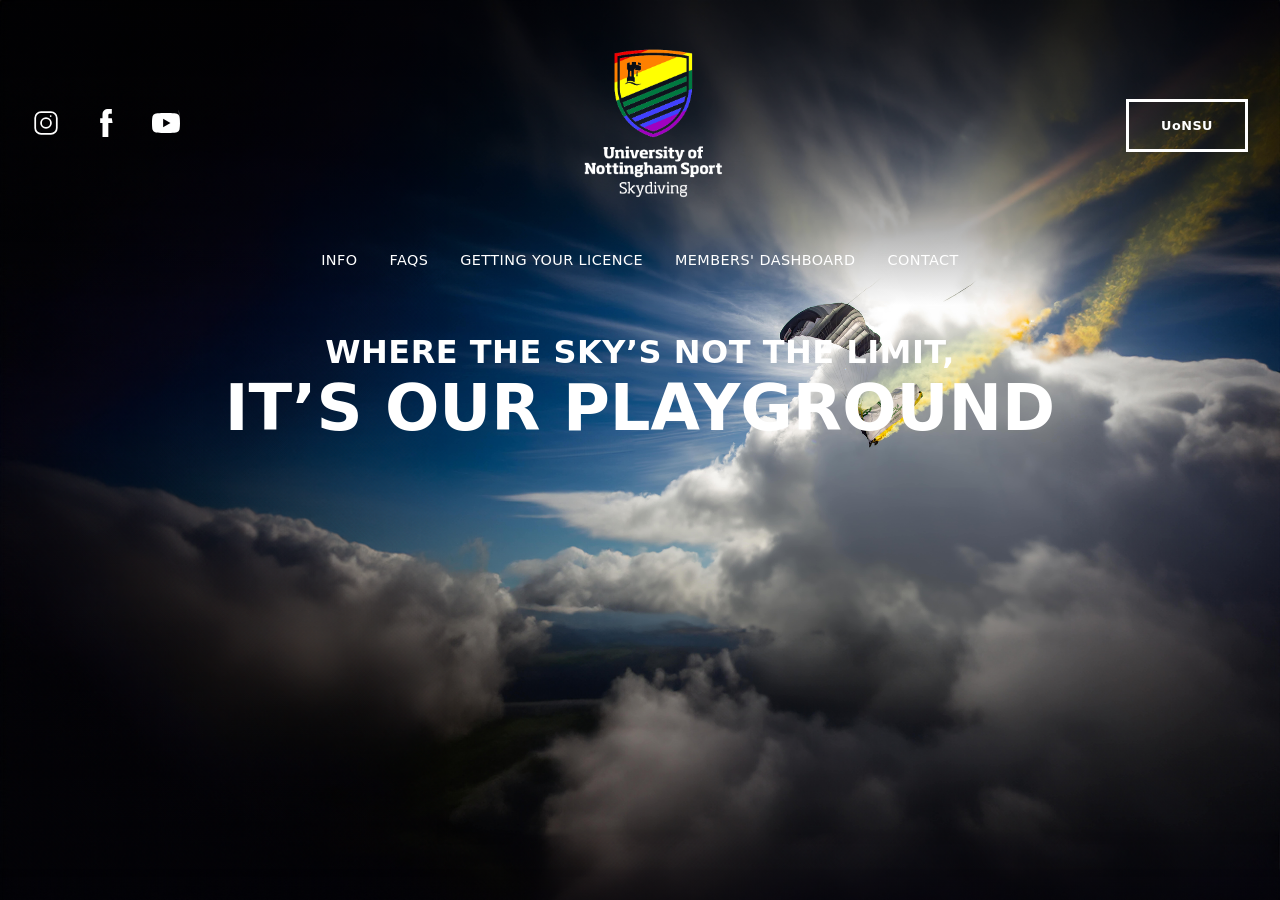
<file: index.html>
<!DOCTYPE html>
<html lang="en">
<head>
    <meta charset="UTF-8">
    <meta name="viewport" content="width=device-width, initial-scale=1.0">
    <title>UoN Skydiving Club</title>

    <link rel="stylesheet" href="style.css">
</head>
<body class="home-page">

    <!-- ================= HEADER ================= -->
    <header class="site-header">
        <div class="header-top">
            <div class="social">
                <a href="https://www.instagram.com/uonskydiving/" target="_blank" rel="noopener noreferrer" aria-label="Instagram">
                    <svg xmlns="http://www.w3.org/2000/svg" viewBox="0 0 24 24">
                        <path d="M7.75 2h8.5A5.75 5.75 0 0122 7.75v8.5A5.75 5.75 0 0116.25 22h-8.5A5.75 5.75 0 012 16.25v-8.5A5.75 5.75 0 017.75 2zm0 1.5A4.25 4.25 0 003.5 7.75v8.5A4.25 4.25 0 007.75 20.5h8.5a4.25 4.25 0 004.25-4.25v-8.5A4.25 4.25 0 0016.25 3.5h-8.5zm8.25 1.75a.75.75 0 110 1.5.75.75 0 010-1.5zM12 7a5 5 0 110 10 5 5 0 010-10zm0 1.5a3.5 3.5 0 100 7 3.5 3.5 0 000-7z"/>
                    </svg>
                </a>
                <a href="https://www.facebook.com/UoNSkydiving" target="_blank" rel="noopener noreferrer" aria-label="Facebook">
                    <svg xmlns="http://www.w3.org/2000/svg" viewBox="0 0 24 24">
                        <path d="M9 8H7v4h2v12h5V12h3.642L17 8h-3V5.672C14 4.474 14.265 4 15.179 4H17V0h-2.928C10.807 0 9 1.66 9 4.615V8z"/>
                    </svg>
                </a>
                <a href="https://www.youtube.com/@uonskydiving1700" target="_blank" rel="noopener noreferrer" aria-label="YouTube">
                    <svg xmlns="http://www.w3.org/2000/svg" viewBox="0 0 24 24">
                        <path d="M23.498 6.186a2.997 2.997 0 00-2.11-2.12C19.645 3.444 12 3.444 12 3.444s-7.644 0-9.388.622a2.997 2.997 0 00-2.11 2.12C0 7.932 0 12 0 12s0 4.069.502 5.814a2.997 2.997 0 002.11 2.12c1.744.622 9.388.622 9.388.622s7.645 0 9.389-.622a2.997 2.997 0 002.11-2.12C24 16.068 24 12 24 12s0-4.068-.502-5.814-.502-5.814-.502-5.814zM9.545 15.568V8.432L15.818 12l-6.273 3.568z"/>
                    </svg>
                </a>
            </div>

            <a href="index.html">
                <img src="Images/header_logo.png"
                     alt="University of Nottingham Sport – Skydiving"
                     class="logo">
            </a>

            <a href="https://su.nottingham.ac.uk/activities/view/skydive" target="_blank" rel="noopener noreferrer" class="btn-su">UoNSU</a>
        </div>

        <nav class="main-nav">
            <ul>
                <li><a href="info.html">INFO</a></li>
                <li><a href="faqs.html">FAQS</a></li>
                <li><a href="getting-your-licence.html">GETTING YOUR LICENCE</a></li>
                <li><a href="members-dashboard.html">MEMBERS' DASHBOARD</a></li>
                <li><a href="contact-us.html">CONTACT</a></li>
            </ul>
        </nav>
    </header>

    <!-- ================= MAIN / HERO ================= -->
    <main>
        <section class="hero section">
            <div class="container">
                <h2 class="tagline small-tag">WHERE THE SKY’S NOT THE LIMIT,</h2>
                <h1 class="tagline big-tag">IT’S OUR PLAYGROUND</h1>
            </div>
        </section>
    </main>

</body>
</html>
</file>
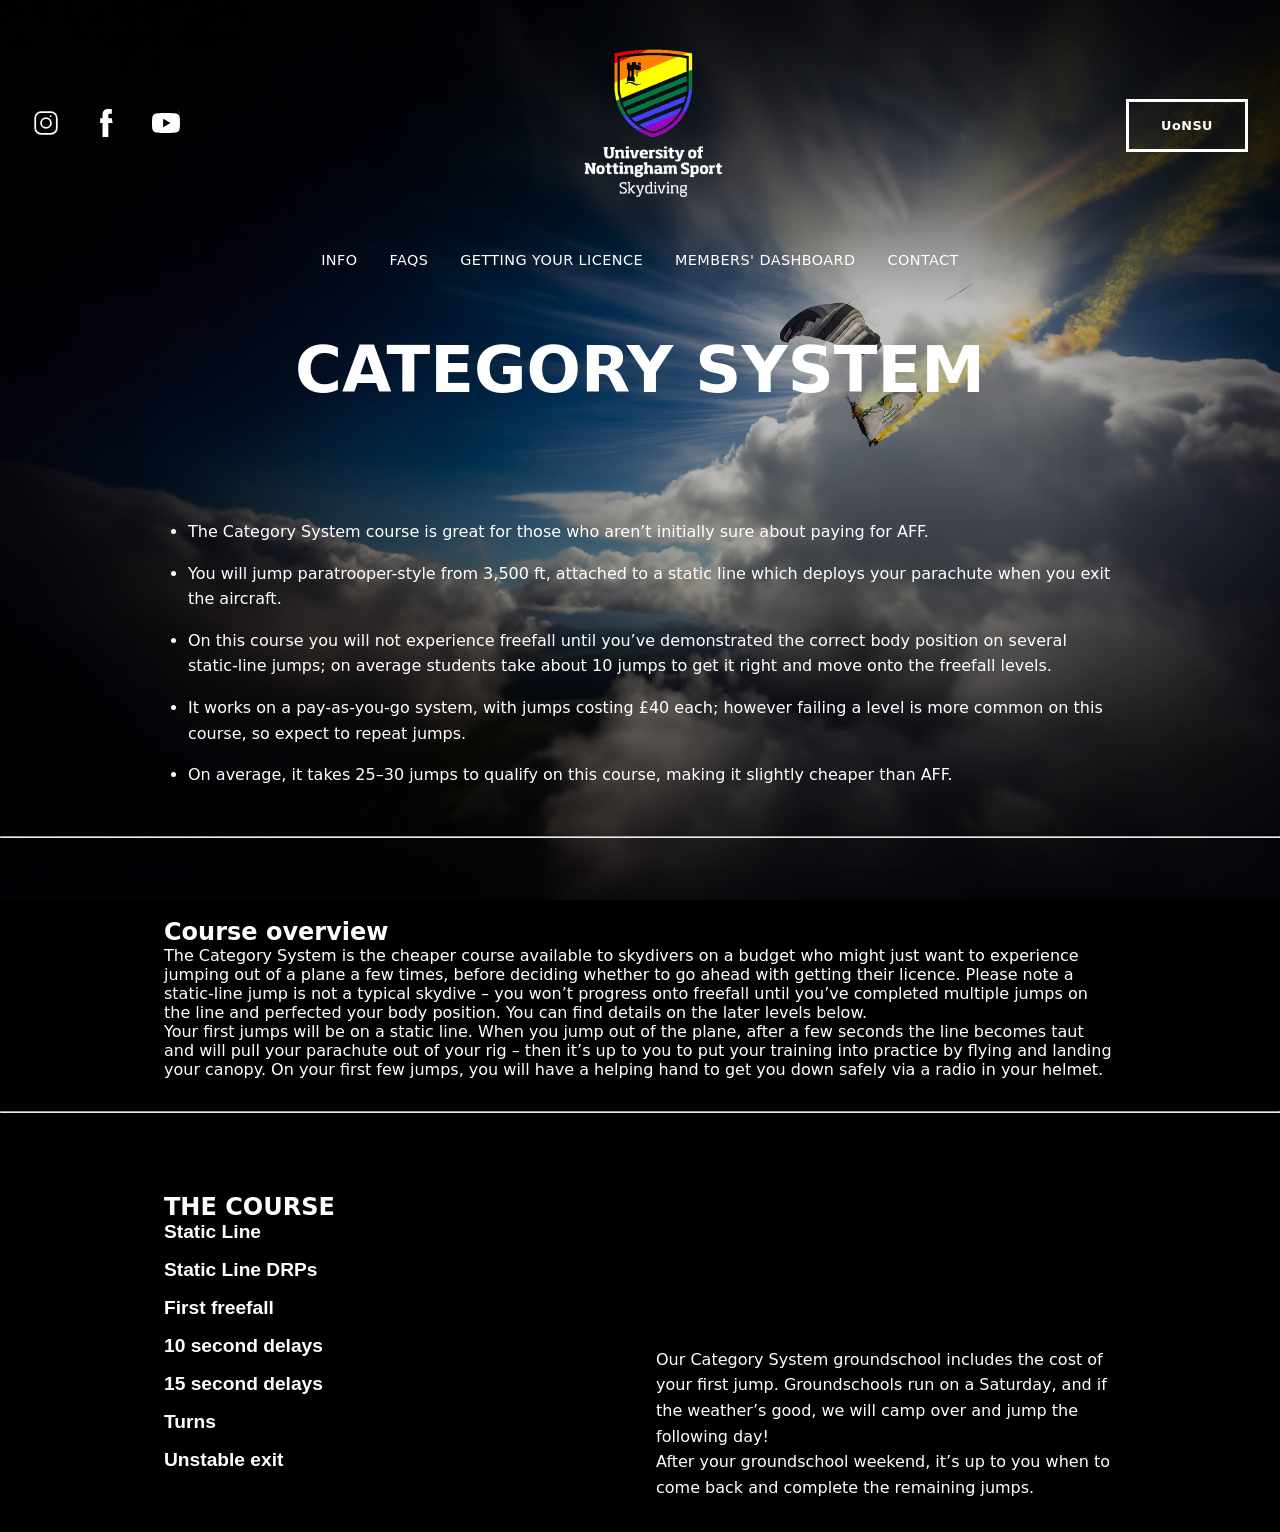
<file: category-system.html>
<!DOCTYPE html>
<html lang="en">
<head>
    <meta charset="UTF-8">
    <meta name="viewport" content="width=device-width, initial-scale=1.0">
    <title>Page Title</title>
    <link rel="stylesheet" href="style.css">
</head>
<body class="soho-font">

    <!-- ================= HEADER ================= -->
    <header class="site-header">
        <div class="header-top">
            <div class="social">
                <a href="https://www.instagram.com/uonskydiving/" target="_blank" rel="noopener noreferrer" aria-label="Instagram">
                    <svg xmlns="http://www.w3.org/2000/svg" viewBox="0 0 24 24">
                        <path d="M7.75 2h8.5A5.75 5.75 0 0122 7.75v8.5A5.75 5.75 0 0116.25 22h-8.5A5.75 5.75 0 012 16.25v-8.5A5.75 5.75 0 017.75 2zm0 1.5A4.25 4.25 0 003.5 7.75v8.5A4.25 4.25 0 007.75 20.5h8.5a4.25 4.25 0 004.25-4.25v-8.5A4.25 4.25 0 0016.25 3.5h-8.5zm8.25 1.75a.75.75 0 110 1.5.75.75 0 010-1.5zM12 7a5 5 0 110 10 5 5 0 010-10zm0 1.5a3.5 3.5 0 100 7 3.5 3.5 0 000-7z"/>
                    </svg>
                </a>
                <a href="https://www.facebook.com/UoNSkydiving" target="_blank" rel="noopener noreferrer" aria-label="Facebook">
                    <svg xmlns="http://www.w3.org/2000/svg" viewBox="0 0 24 24">
                        <path d="M9 8H7v4h2v12h5V12h3.642L17 8h-3V5.672C14 4.474 14.265 4 15.179 4H17V0h-2.928C10.807 0 9 1.66 9 4.615V8z"/>
                    </svg>
                </a>
                <a href="https://www.youtube.com/@uonskydiving1700" target="_blank" rel="noopener noreferrer" aria-label="YouTube">
                    <svg xmlns="http://www.w3.org/2000/svg" viewBox="0 0 24 24">
                        <path d="M23.498 6.186a2.997 2.997 0 00-2.11-2.12C19.645 3.444 12 3.444 12 3.444s-7.644 0-9.388.622a2.997 2.997 0 00-2.11 2.12C0 7.932 0 12 0 12s0 4.069.502 5.814a2.997 2.997 0 002.11 2.12c1.744.622 9.388.622 9.388.622s7.645 0 9.389-.622a2.997 2.997 0 002.11-2.12C24 16.068 24 12 24 12s0-4.068-.502-5.814-.502-5.814-.502-5.814zM9.545 15.568V8.432L15.818 12l-6.273 3.568z"/>
                    </svg>
                </a>
            </div>

            <a href="index.html">
                <img src="Images/header_logo.png" alt="University of Nottingham Sport – Skydiving" class="logo">
            </a>

            <a href="https://su.nottingham.ac.uk/activities/view/skydive" target="_blank" rel="noopener noreferrer" class="btn-su">UoNSU</a>
        </div>

        <nav class="main-nav">
            <ul>
                <li><a href="info.html">INFO</a></li>
                <li><a href="faqs.html">FAQS</a></li>
                <li><a href="getting-your-licence.html">GETTING YOUR LICENCE</a></li>
                <li><a href="members-dashboard.html">MEMBERS' DASHBOARD</a></li>
                <li><a href="contact-us.html">CONTACT</a></li>
            </ul>
        </nav>
    </header>

    <!-- ================= MAIN CONTENT ================= -->
    <main>
        <section class="hero section">
            <div class="container">
                <h1 class="tagline big-tag">Category System</h1>
            </div>
        </section>

        <section class="intro-summary section container">
            <ul class="intro-list">
                <li>The Category System course is great for those who aren’t initially sure about paying for AFF.</li>
                <li>You will jump paratrooper-style from 3,500 ft, attached to a static line which deploys your parachute when you exit the aircraft.</li>
                <li>On this course you will not experience freefall until you’ve demonstrated the correct body position on several static-line jumps; on average students take about 10 jumps to get it right and move onto the freefall levels.</li>
                <li>It works on a pay-as-you-go system, with jumps costing £40 each; however failing a level is more common on this course, so expect to repeat jumps.</li>
                <li>On average, it takes 25–30 jumps to qualify on this course, making it slightly cheaper than AFF.</li>
            </ul>
        </section>

        <hr class="divider" />

        <section class="content-section course-overview section container">
            <h2>Course overview</h2>
            <p>The Category System is the cheaper course available to skydivers on a budget who might just want to experience jumping out of a plane a few times, before deciding whether to go ahead with getting their licence. Please note a static-line jump is not a typical skydive – you won’t progress onto freefall until you’ve completed multiple jumps on the line and perfected your body position. You can find details on the later levels below.</p>
            <p>Your first jumps will be on a static line. When you jump out of the plane, after a few seconds the line becomes taut and will pull your parachute out of your rig – then it’s up to you to put your training into practice by flying and landing your canopy. On your first few jumps, you will have a helping hand to get you down safely via a radio in your helmet.</p>
        </section>

        <hr class="divider" />

        <section class="content-section course-section section container">
            <div class="course-container">
                <div class="course-left">
                    <h2 class="section-title course-title">THE COURSE</h2>
                    <div class="accordion">
                        <details>
                            <summary>Static Line</summary>
                            <p>Details coming soon.</p>
                        </details>
                        <details>
                            <summary>Static Line DRPs</summary>
                            <p>Details coming soon.</p>
                        </details>
                        <details>
                            <summary>First freefall</summary>
                            <p>Details coming soon.</p>
                        </details>
                        <details>
                            <summary>10 second delays</summary>
                            <p>Details coming soon.</p>
                        </details>
                        <details>
                            <summary>15 second delays</summary>
                            <p>Details coming soon.</p>
                        </details>
                        <details>
                            <summary>Turns</summary>
                            <p>Details coming soon.</p>
                        </details>
                        <details>
                            <summary>Unstable exit</summary>
                            <p>Details coming soon.</p>
                        </details>
                    </div>
                </div>
                <div class="course-right">
                    <div class="video-container">
                        <iframe src="https://www.youtube.com/embed/VIDEO_ID" title="UoN Skydiving 2022 RAPS Trailer" frameborder="0" allowfullscreen></iframe>
                    </div>
                    <div class="course-copy">
                        <p>Our Category System groundschool includes the cost of your first jump. Groundschools run on a Saturday, and if the weather’s good, we will camp over and jump the following day!</p>
                        <p>After your groundschool weekend, it’s up to you when to come back and complete the remaining jumps.</p>
                    </div>
                </div>
            </div>
        </section>
    </main>

</body>
</html>
</file>
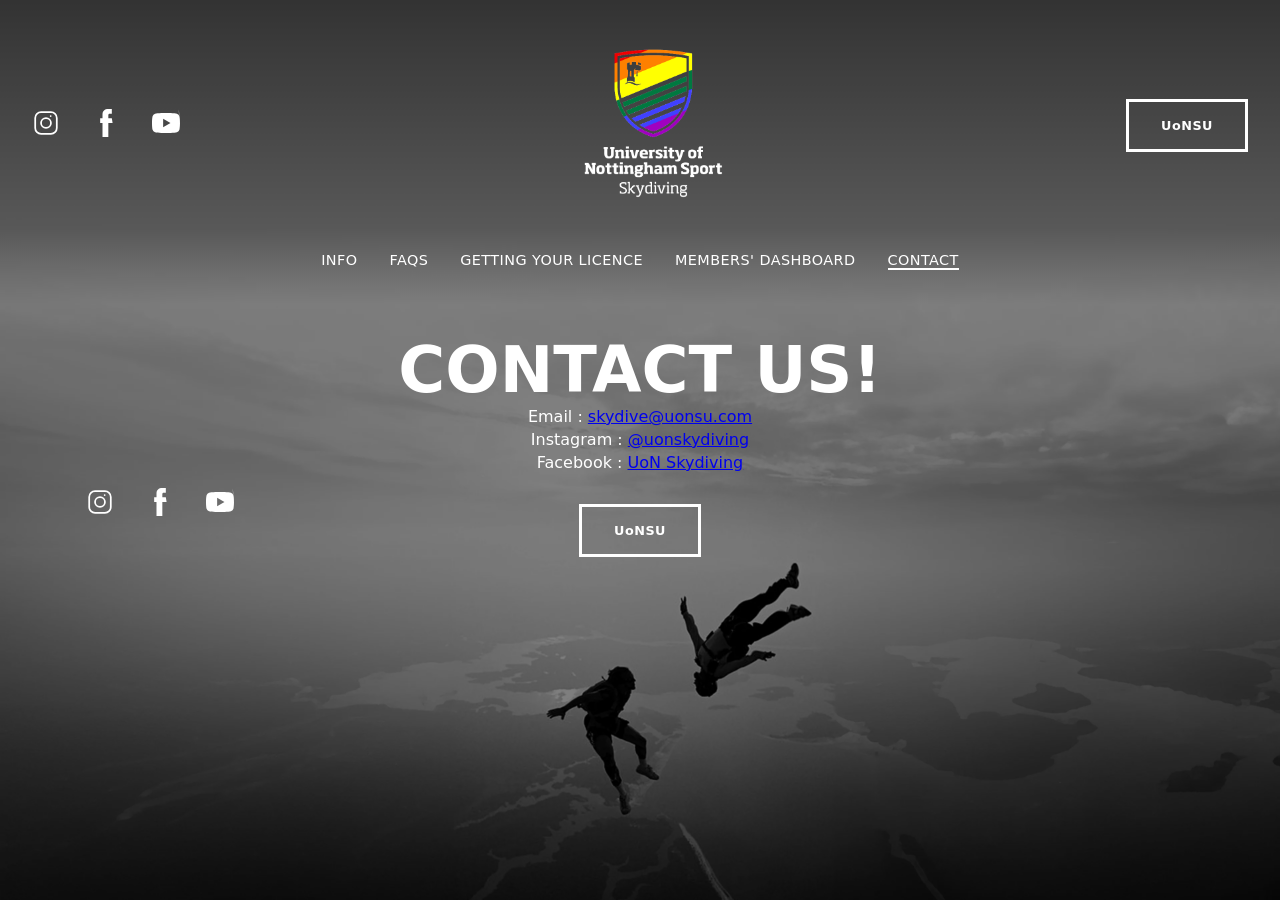
<file: contact-us.html>
<!DOCTYPE html>
<html lang="en">
<head>
    <meta charset="UTF-8">
    <meta name="viewport" content="width=device-width, initial-scale=1.0">
    <title>Contact Us</title>
    <link rel="stylesheet" href="style.css">
</head>
<body class="soho-font contact-page">

    <!-- ================= HEADER ================= -->
    <header class="site-header">
        <div class="header-top">
            <div class="social">
                <a href="https://www.instagram.com/uonskydiving/" target="_blank" rel="noopener noreferrer" aria-label="Instagram">
                    <svg xmlns="http://www.w3.org/2000/svg" viewBox="0 0 24 24">
                        <path d="M7.75 2h8.5A5.75 5.75 0 0122 7.75v8.5A5.75 5.75 0 0116.25 22h-8.5A5.75 5.75 0 012 16.25v-8.5A5.75 5.75 0 017.75 2zm0 1.5A4.25 4.25 0 003.5 7.75v8.5A4.25 4.25 0 007.75 20.5h8.5a4.25 4.25 0 004.25-4.25v-8.5A4.25 4.25 0 0016.25 3.5h-8.5zm8.25 1.75a.75.75 0 110 1.5.75.75 0 010-1.5zM12 7a5 5 0 110 10 5 5 0 010-10zm0 1.5a3.5 3.5 0 100 7 3.5 3.5 0 000-7z"/>
                    </svg>
                </a>
                <a href="https://www.facebook.com/UoNSkydiving" target="_blank" rel="noopener noreferrer" aria-label="Facebook">
                    <svg xmlns="http://www.w3.org/2000/svg" viewBox="0 0 24 24">
                        <path d="M9 8H7v4h2v12h5V12h3.642L17 8h-3V5.672C14 4.474 14.265 4 15.179 4H17V0h-2.928C10.807 0 9 1.66 9 4.615V8z"/>
                    </svg>
                </a>
                <a href="https://www.youtube.com/@uonskydiving1700" target="_blank" rel="noopener noreferrer" aria-label="YouTube">
                    <svg xmlns="http://www.w3.org/2000/svg" viewBox="0 0 24 24">
                        <path d="M23.498 6.186a2.997 2.997 0 00-2.11-2.12C19.645 3.444 12 3.444 12 3.444s-7.644 0-9.388.622a2.997 2.997 0 00-2.11 2.12C0 7.932 0 12 0 12s0 4.069.502 5.814a2.997 2.997 0 002.11 2.12c1.744.622 9.388.622 9.388.622s7.645 0 9.389-.622a2.997 2.997 0 002.11-2.12C24 16.068 24 12 24 12s0-4.068-.502-5.814-.502-5.814-.502-5.814zM9.545 15.568V8.432L15.818 12l-6.273 3.568z"/>
                    </svg>
                </a>
            </div>

            <a href="index.html">
                <img src="Images/header_logo.png" alt="University of Nottingham Sport – Skydiving" class="logo">
            </a>

            <a href="https://su.nottingham.ac.uk/activities/view/skydive" target="_blank" rel="noopener noreferrer" class="btn-su">UoNSU</a>
        </div>

        <nav class="main-nav">
            <ul>
                <li><a href="info.html">INFO</a></li>
                <li><a href="faqs.html">FAQS</a></li>
                <li><a href="getting-your-licence.html">GETTING YOUR LICENCE</a></li>
                <li><a href="members-dashboard.html">MEMBERS' DASHBOARD</a></li>
                <li><a href="contact-us.html" class="active">CONTACT</a></li>
            </ul>
        </nav>
    </header>

    <!-- ================= MAIN CONTENT ================= -->
    <main>
        <section class="hero contact-hero section">
            <div class="container">
                <h1 class="tagline big-tag">Contact us!</h1>
                <div class="contact-details">
                    <p>Email : <a href="mailto:skydive@uonsu.com">skydive@uonsu.com</a></p>
                    <p>Instagram : <a href="https://www.instagram.com/uonskydiving/" target="_blank" rel="noopener noreferrer">@uonskydiving</a></p>
                    <p>Facebook : <a href="https://www.facebook.com/UoNSkydiving" target="_blank" rel="noopener noreferrer">UoN Skydiving</a></p>
                </div>
                <div class="social contact-social">
                    <a href="https://www.instagram.com/uonskydiving/" target="_blank" rel="noopener noreferrer" aria-label="Instagram">
                        <svg xmlns="http://www.w3.org/2000/svg" viewBox="0 0 24 24">
                            <path d="M7.75 2h8.5A5.75 5.75 0 0122 7.75v8.5A5.75 5.75 0 0116.25 22h-8.5A5.75 5.75 0 012 16.25v-8.5A5.75 5.75 0 017.75 2zm0 1.5A4.25 4.25 0 003.5 7.75v8.5A4.25 4.25 0 007.75 20.5h8.5a4.25 4.25 0 004.25-4.25v-8.5A4.25 4.25 0 0016.25 3.5h-8.5zm8.25 1.75a.75.75 0 110 1.5.75.75 0 010-1.5zM12 7a5 5 0 110 10 5 5 0 010-10zm0 1.5a3.5 3.5 0 100 7 3.5 3.5 0 000-7z"/>
                        </svg>
                    </a>
                    <a href="https://www.facebook.com/UoNSkydiving" target="_blank" rel="noopener noreferrer" aria-label="Facebook">
                        <svg xmlns="http://www.w3.org/2000/svg" viewBox="0 0 24 24">
                            <path d="M9 8H7v4h2v12h5V12h3.642L17 8h-3V5.672C14 4.474 14.265 4 15.179 4H17V0h-2.928C10.807 0 9 1.66 9 4.615V8z"/>
                        </svg>
                    </a>
                    <a href="https://www.youtube.com/@uonskydiving1700" target="_blank" rel="noopener noreferrer" aria-label="YouTube">
                        <svg xmlns="http://www.w3.org/2000/svg" viewBox="0 0 24 24">
                            <path d="M23.498 6.186a2.997 2.997 0 00-2.11-2.12C19.645 3.444 12 3.444 12 3.444s-7.644 0-9.388.622a2.997 2.997 0 00-2.11 2.12C0 7.932 0 12 0 12s0 4.069.502 5.814a2.997 2.997 0 002.11 2.12c1.744.622 9.388.622 9.388.622s7.645 0 9.389-.622a2.997 2.997 0 002.11-2.12C24 16.068 24 12 24 12s0-4.068-.502-5.814-.502-5.814-.502-5.814zM9.545 15.568V8.432L15.818 12l-6.273 3.568z"/>
                        </svg>
                    </a>
                </div>
                <a href="https://su.nottingham.ac.uk/activities/view/skydive" target="_blank" rel="noopener noreferrer" class="btn-su contact-btn">UoNSU</a>
            </div>
        </section>
    </main>

</body>
</html>
</file>
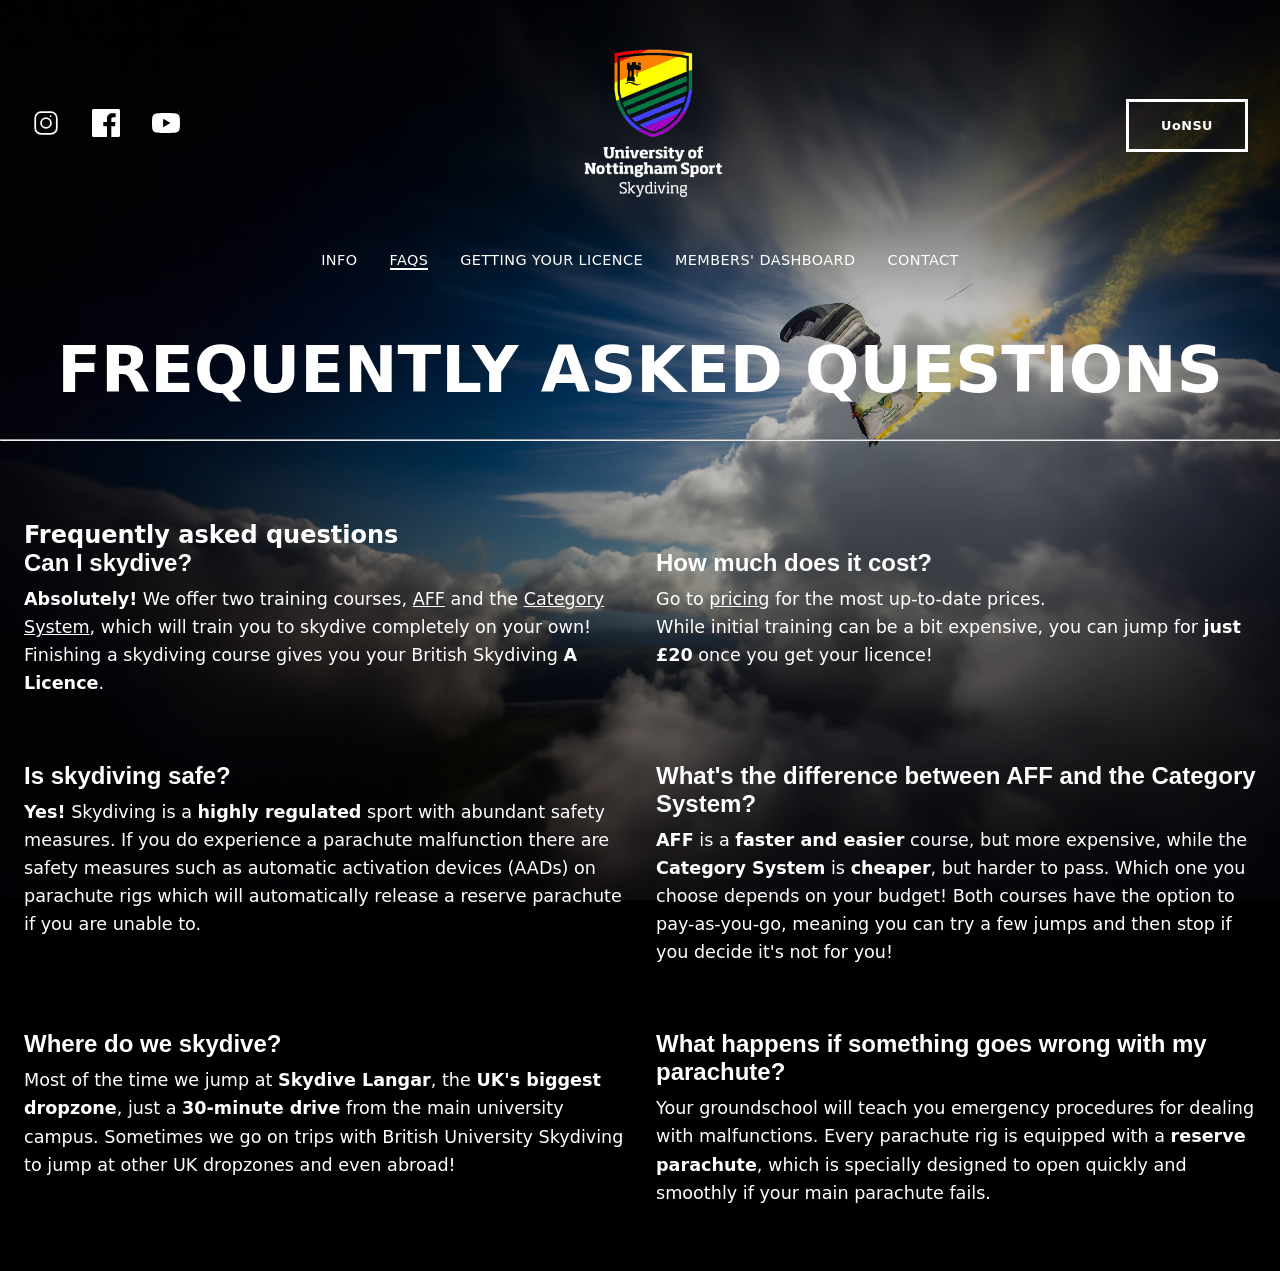
<file: faq.html>
<!DOCTYPE html>
<html lang="en">
<head>
    <meta charset="UTF-8">
    <meta name="viewport" content="width=device-width, initial-scale=1.0">
    <title>Frequently asked questions – UoN Skydiving Club</title>
    <link rel="stylesheet" href="style.css">
</head>
<body>

    <!-- ================= HEADER ================= -->
    <header class="site-header">
        <div class="header-top">
            <div class="social">
                <a href="https://www.instagram.com/uonskydiving/" target="_blank" rel="noopener noreferrer" aria-label="Instagram">
                    <svg xmlns="http://www.w3.org/2000/svg" viewBox="0 0 24 24">
                        <path d="M7.75 2h8.5A5.75 5.75 0 0122 7.75v8.5A5.75 5.75 0 0116.25 22h-8.5A5.75 5.75 0 012 16.25v-8.5A5.75 5.75 0 017.75 2zm0 1.5A4.25 4.25 0 003.5 7.75v8.5A4.25 4.25 0 007.75 20.5h8.5a4.25 4.25 0 004.25-4.25v-8.5A4.25 4.25 0 0016.25 3.5h-8.5zm8.25 1.75a.75.75 0 110 1.5.75.75 0 010-1.5zM12 7a5 5 0 110 10 5 5 0 010-10zm0 1.5a3.5 3.5 0 100 7 3.5 3.5 0 000-7z"/>
                    </svg>
                </a>
                <a href="https://www.facebook.com/UoNSkydiving" target="_blank" rel="noopener noreferrer" aria-label="Facebook">
                    <svg xmlns="http://www.w3.org/2000/svg" viewBox="0 0 24 24">
                        <path d="M22.675 0h-21.35C.596 0 0 .6 0 1.337v21.326C0 23.4.596 24 1.325 24h11.496v-9.294H9.692v-3.622h3.129V8.413c0-3.1 1.894-4.788 4.659-4.788 1.325 0 2.464.098 2.794.142v3.24l-1.918.001c-1.504 0-1.797.715-1.797 1.763v2.312h3.587l-.467 3.622H16.56V24h6.115c.729 0 1.325-.6 1.325-1.337V1.337C24 .6 23.404 0 22.675 0z"/>
                    </svg>
                </a>
                <a href="https://www.youtube.com/@uonskydiving1700" target="_blank" rel="noopener noreferrer" aria-label="YouTube">
                    <svg xmlns="http://www.w3.org/2000/svg" viewBox="0 0 24 24">
                        <path d="M23.498 6.186a2.997 2.997 0 00-2.11-2.12C19.645 3.444 12 3.444 12 3.444s-7.644 0-9.388.622a2.997 2.997 0 00-2.11 2.12C0 7.932 0 12 0 12s0 4.069.502 5.814a2.997 2.997 0 002.11 2.12c1.744.622 9.388.622 9.388.622s7.645 0 9.389-.622a2.997 2.997 0 002.11-2.12C24 16.068 24 12 24 12s0-4.068-.502-5.814-.502-5.814-.502-5.814zM9.545 15.568V8.432L15.818 12l-6.273 3.568z"/>
                    </svg>
                </a>
            </div>

            <a href="index.html">
                <img src="Images/header_logo.png" alt="University of Nottingham Sport – Skydiving" class="logo">
            </a>

            <a href="https://su.nottingham.ac.uk/activities/view/skydive" target="_blank" rel="noopener noreferrer" class="btn-su">UoNSU</a>
        </div>

        <nav class="main-nav">
            <ul>
                <li><a href="info.html">INFO</a></li>
                <li><a href="faq.html" class="active">FAQS</a></li>
                <li><a href="licence.html">GETTING YOUR LICENCE</a></li>
                <li><a href="dashboard.html">MEMBERS' DASHBOARD</a></li>
                <li><a href="contact.html">CONTACT</a></li>
            </ul>
        </nav>
    </header>

    <!-- ================= MAIN CONTENT ================= -->
    <main>
        <section class="hero faq-hero">
            <h1 class="tagline big-tag">Frequently asked questions</h1>
        </section>

        <hr class="divider" />

        <section class="faq-section">
          <h1>Frequently asked questions</h1>

          <div class="faq-container">
            <div class="faq-item">
              <h2>Can I skydive?</h2>
              <p><strong>Absolutely!</strong> We offer two training courses, <a href="aff-link.html">AFF</a> and the <a href="category-system-link.html">Category System</a>, which will train you to skydive completely on your own! Finishing a skydiving course gives you your British Skydiving <strong>A Licence</strong>.</p>
            </div>

            <div class="faq-item">
              <h2>How much does it cost?</h2>
              <p>Go to <a href="pricing.html">pricing</a> for the most up-to-date prices.<br>While initial training can be a bit expensive, you can jump for <strong>just £20</strong> once you get your licence!</p>
            </div>

            <div class="faq-item">
              <h2>Is skydiving safe?</h2>
              <p><strong>Yes!</strong> Skydiving is a <strong>highly regulated</strong> sport with abundant safety measures. If you do experience a parachute malfunction there are safety measures such as automatic activation devices (AADs) on parachute rigs which will automatically release a reserve parachute if you are unable to.</p>
            </div>

            <div class="faq-item">
              <h2>What's the difference between AFF and the Category System?</h2>
              <p><strong>AFF</strong> is a <strong>faster and easier</strong> course, but more expensive, while the <strong>Category System</strong> is <strong>cheaper</strong>, but harder to pass. Which one you choose depends on your budget! Both courses have the option to pay-as-you-go, meaning you can try a few jumps and then stop if you decide it's not for you!</p>
            </div>

            <div class="faq-item">
              <h2>Where do we skydive?</h2>
              <p>Most of the time we jump at <strong>Skydive Langar</strong>, the <strong>UK's biggest dropzone</strong>, just a <strong>30-minute drive</strong> from the main university campus. Sometimes we go on trips with British University Skydiving to jump at other UK dropzones and even abroad!</p>
            </div>

            <div class="faq-item">
              <h2>What happens if something goes wrong with my parachute?</h2>
              <p>Your groundschool will teach you emergency procedures for dealing with malfunctions. Every parachute rig is equipped with a <strong>reserve parachute</strong>, which is specially designed to open quickly and smoothly if your main parachute fails.</p>
            </div>
          </div>

          <!-- Continue adding the remaining 12 FAQ questions in the same two-column structure -->
        </section>
    </main>

</body>
</html>
</file>
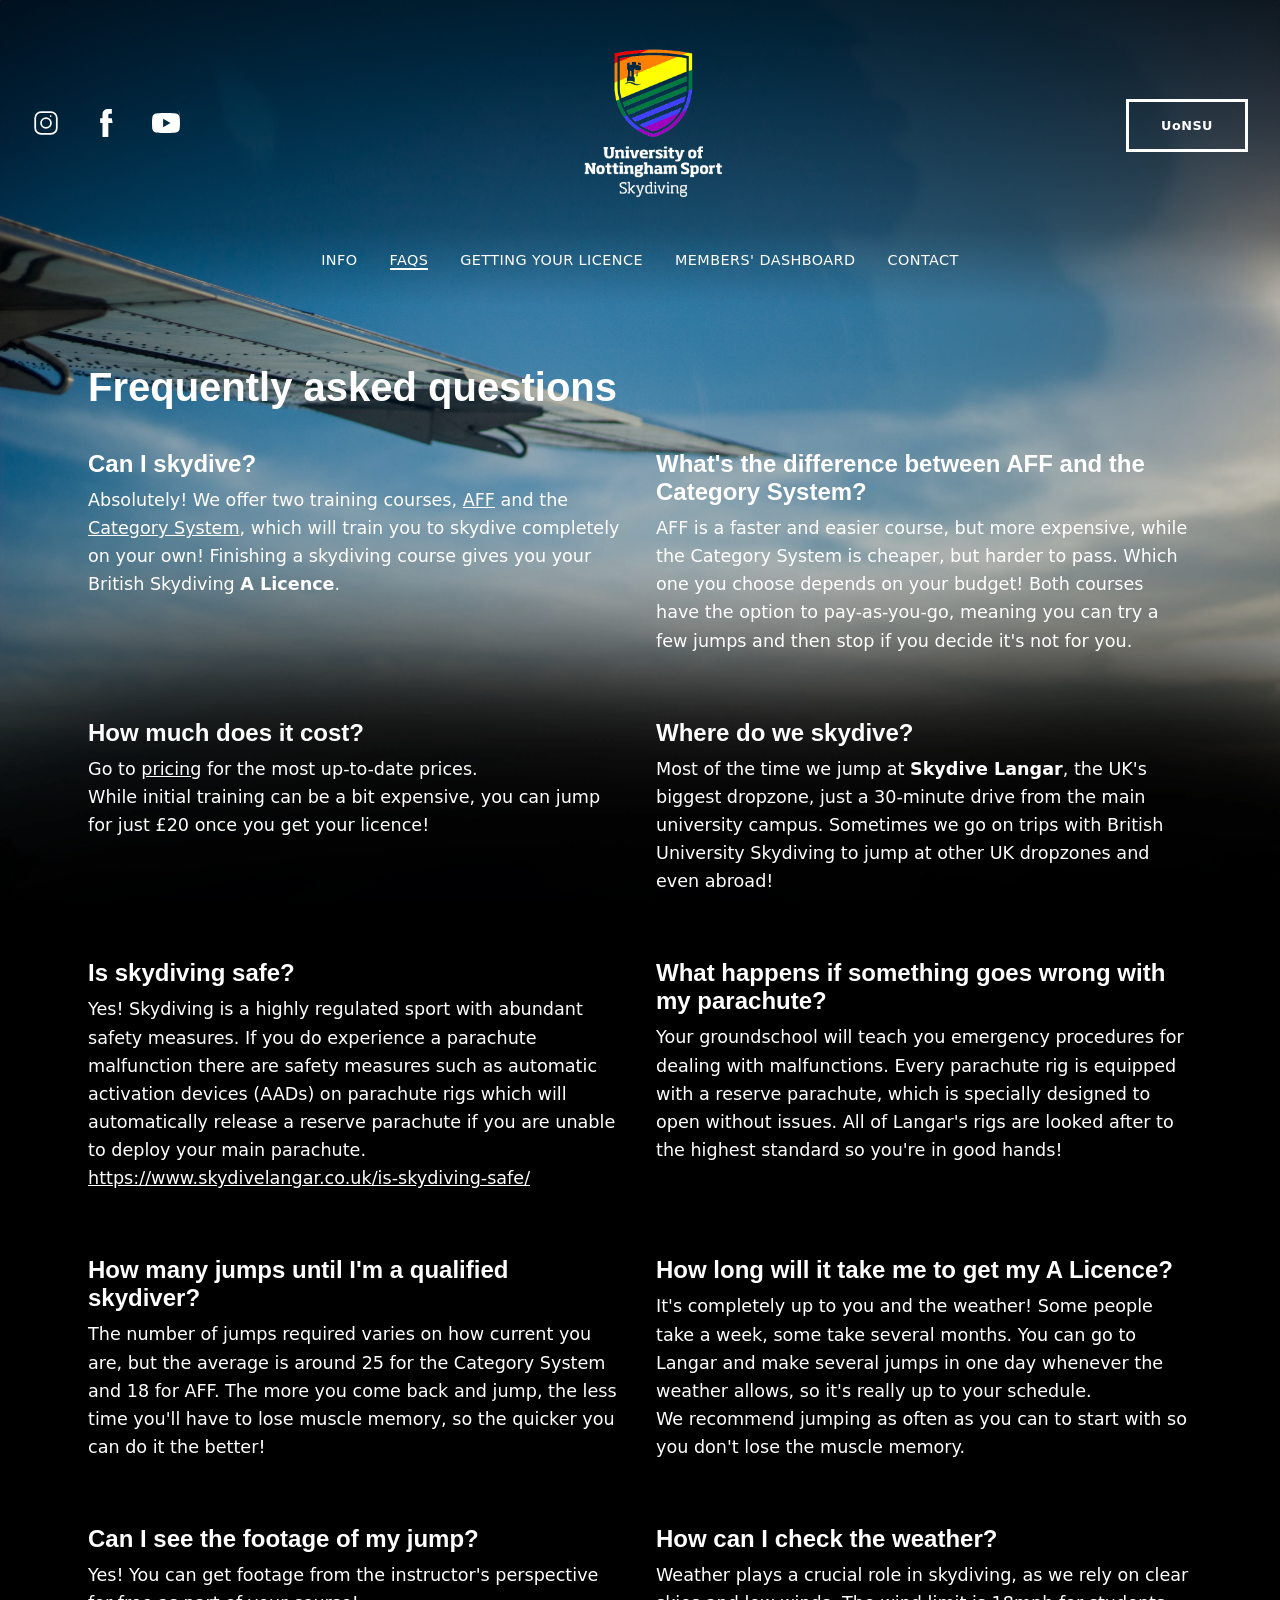
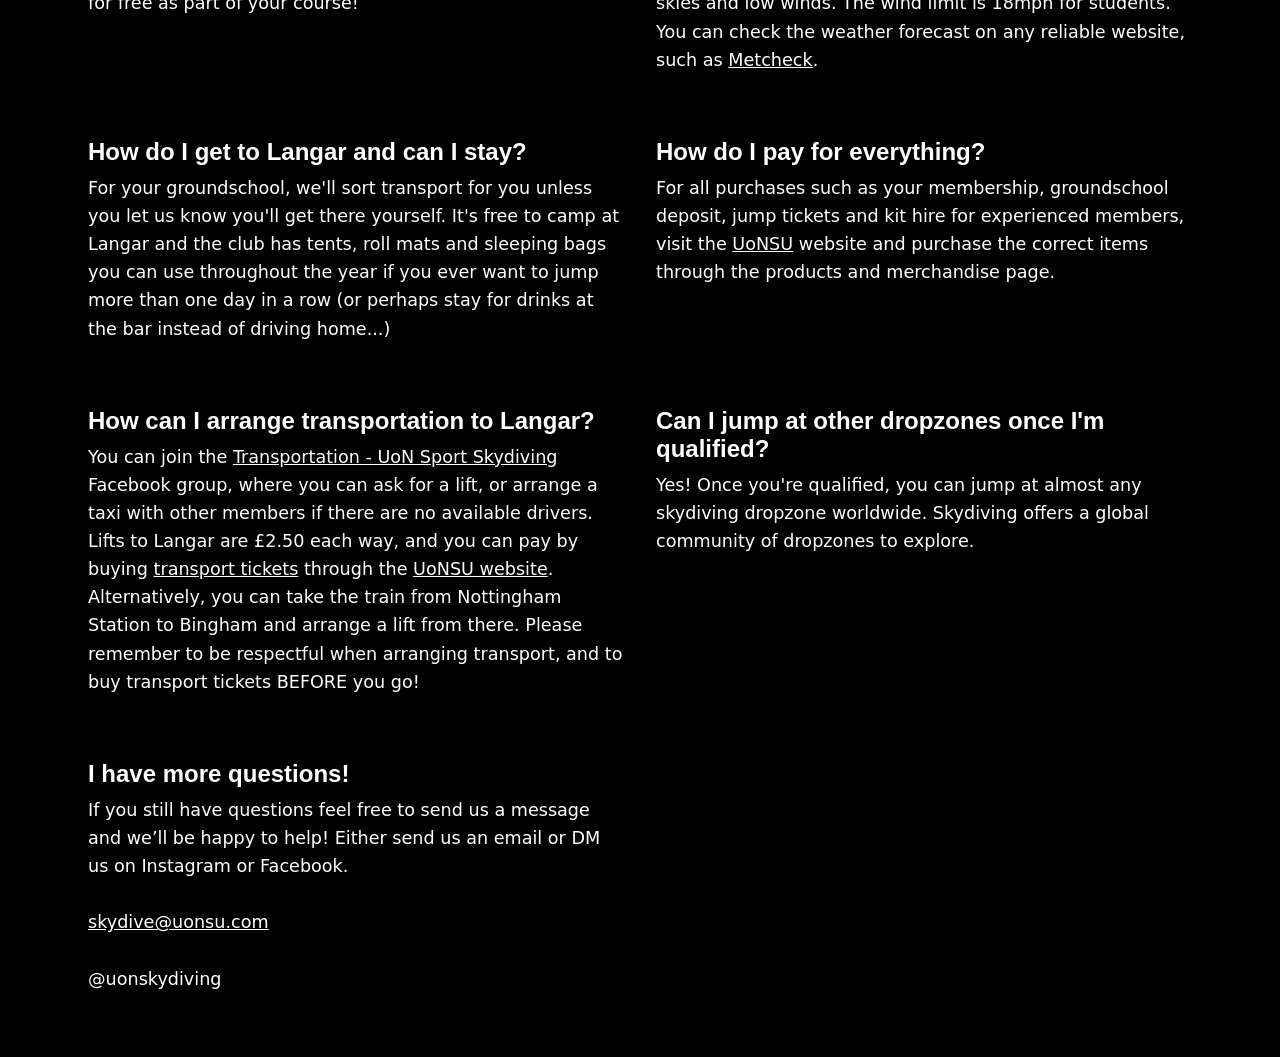
<file: faqs.html>
<!DOCTYPE html>
<html lang="en">
<head>
    <meta charset="UTF-8">
    <meta name="viewport" content="width=device-width, initial-scale=1.0">
    <title>Frequently asked questions – UoN Skydiving Club</title>
    <link rel="stylesheet" href="style.css">
</head>
<body class="soho-font faqs-page">

    <!-- ================= HEADER ================= -->
    <header class="site-header">
        <div class="header-top">
            <div class="social">
                <a href="https://www.instagram.com/uonskydiving/" target="_blank" rel="noopener noreferrer" aria-label="Instagram">
                    <svg xmlns="http://www.w3.org/2000/svg" viewBox="0 0 24 24">
                        <path d="M7.75 2h8.5A5.75 5.75 0 0122 7.75v8.5A5.75 5.75 0 0116.25 22h-8.5A5.75 5.75 0 012 16.25v-8.5A5.75 5.75 0 017.75 2zm0 1.5A4.25 4.25 0 003.5 7.75v8.5A4.25 4.25 0 007.75 20.5h8.5a4.25 4.25 0 004.25-4.25v-8.5A4.25 4.25 0 0016.25 3.5h-8.5zm8.25 1.75a.75.75 0 110 1.5.75.75 0 010-1.5zM12 7a5 5 0 110 10 5 5 0 010-10zm0 1.5a3.5 3.5 0 100 7 3.5 3.5 0 000-7z"/>
                    </svg>
                </a>
                <a href="https://www.facebook.com/UoNSkydiving" target="_blank" rel="noopener noreferrer" aria-label="Facebook">
                    <svg xmlns="http://www.w3.org/2000/svg" viewBox="0 0 24 24">
                        <path d="M9 8H7v4h2v12h5V12h3.642L17 8h-3V5.672C14 4.474 14.265 4 15.179 4H17V0h-2.928C10.807 0 9 1.66 9 4.615V8z"/>
                    </svg>
                </a>
                <a href="https://www.youtube.com/@uonskydiving1700" target="_blank" rel="noopener noreferrer" aria-label="YouTube">
                    <svg xmlns="http://www.w3.org/2000/svg" viewBox="0 0 24 24">
                        <path d="M23.498 6.186a2.997 2.997 0 00-2.11-2.12C19.645 3.444 12 3.444 12 3.444s-7.644 0-9.388.622a2.997 2.997 0 00-2.11 2.12C0 7.932 0 12 0 12s0 4.069.502 5.814a2.997 2.997 0 002.11 2.12c1.744.622 9.388.622 9.388.622s7.645 0 9.389-.622a2.997 2.997 0 002.11-2.12C24 16.068 24 12 24 12s0-4.068-.502-5.814-.502-5.814-.502-5.814zM9.545 15.568V8.432L15.818 12l-6.273 3.568z"/>
                    </svg>
                </a>
            </div>

            <a href="index.html">
                <img src="Images/header_logo.png" alt="University of Nottingham Sport – Skydiving" class="logo">
            </a>

            <a href="https://su.nottingham.ac.uk/activities/view/skydive" target="_blank" rel="noopener noreferrer" class="btn-su">UoNSU</a>
        </div>

        <nav class="main-nav">
            <ul>
                <li><a href="info.html">INFO</a></li>
                <li><a href="faqs.html" class="active">FAQS</a></li>
                <li><a href="getting-your-licence.html">GETTING YOUR LICENCE</a></li>
                <li><a href="members-dashboard.html">MEMBERS' DASHBOARD</a></li>
                <li><a href="contact-us.html">CONTACT</a></li>
            </ul>
        </nav>
    </header>

    <!-- ================= MAIN CONTENT ================= -->
    <main>
        <section class="faq-section section container">
          <h1 class="tagline page-title">Frequently asked questions</h1>
          <div class="faq-container">
            <div class="faq-item">
              <h2>Can I skydive?</h2>
              <p>Absolutely! We offer two training courses, <a href="AFF.html">AFF</a> and the <a href="category-system.html">Category System</a>, which will train you to skydive completely on your own! Finishing a skydiving course gives you your British Skydiving <strong>A Licence</strong>.</p>
            </div>

            <div class="faq-item">
              <h2>What's the difference between AFF and the Category System?</h2>
              <p>AFF is a faster and easier course, but more expensive, while the Category System is cheaper, but harder to pass. Which one you choose depends on your budget! Both courses have the option to pay-as-you-go, meaning you can try a few jumps and then stop if you decide it's not for you.</p>
            </div>

            <div class="faq-item">
              <h2>How much does it cost?</h2>
              <p>Go to <a href="prices.html">pricing</a> for the most up-to-date prices.<br>While initial training can be a bit expensive, you can jump for just £20 once you get your licence!</p>
            </div>

            <div class="faq-item">
              <h2>Where do we skydive?</h2>
              <p>Most of the time we jump at <strong>Skydive Langar</strong>, the UK's biggest dropzone, just a 30-minute drive from the main university campus. Sometimes we go on trips with British University Skydiving to jump at other UK dropzones and even abroad!</p>
            </div>

            <div class="faq-item">
              <h2>Is skydiving safe?</h2>
              <p>Yes! Skydiving is a highly regulated sport with abundant safety measures. If you do experience a parachute malfunction there are safety measures such as automatic activation devices (AADs) on parachute rigs which will automatically release a reserve parachute if you are unable to deploy your main parachute.<br><a href="https://www.skydivelangar.co.uk/is-skydiving-safe/" target="_blank" rel="noopener noreferrer">https://www.skydivelangar.co.uk/is-skydiving-safe/</a></p>
            </div>

            <div class="faq-item">
              <h2>What happens if something goes wrong with my parachute?</h2>
              <p>Your groundschool will teach you emergency procedures for dealing with malfunctions. Every parachute rig is equipped with a reserve parachute, which is specially designed to open without issues. All of Langar's rigs are looked after to the highest standard so you're in good hands!</p>
            </div>

            <div class="faq-item">
              <h2>How many jumps until I'm a qualified skydiver?</h2>
              <p>The number of jumps required varies on how current you are, but the average is around 25 for the Category System and 18 for AFF. The more you come back and jump, the less time you'll have to lose muscle memory, so the quicker you can do it the better!</p>
            </div>

            <div class="faq-item">
              <h2>How long will it take me to get my A Licence?</h2>
              <p>It's completely up to you and the weather! Some people take a week, some take several months. You can go to Langar and make several jumps in one day whenever the weather allows, so it's really up to your schedule.<br>We recommend jumping as often as you can to start with so you don't lose the muscle memory.</p>
            </div>

            <div class="faq-item">
              <h2>Can I see the footage of my jump?</h2>
              <p>Yes! You can get footage from the instructor's perspective for free as part of your course!</p>
            </div>

            <div class="faq-item">
              <h2>How can I check the weather?</h2>
              <p>Weather plays a crucial role in skydiving, as we rely on clear skies and low winds. The wind limit is 18mph for students.<br>You can check the weather forecast on any reliable website, such as <a href="https://www.metcheck.com/HOBBIES/skydiving_forecast.asp?location=52%2E8898%2F%2D0%2E9067&locationID=&lat=52.889800&lon=-0.906700" target="_blank" rel="noopener noreferrer">Metcheck</a>.</p>
            </div>

            <div class="faq-item">
              <h2>How do I get to Langar and can I stay?</h2>
              <p>For your groundschool, we'll sort transport for you unless you let us know you'll get there yourself. It's free to camp at Langar and the club has tents, roll mats and sleeping bags you can use throughout the year if you ever want to jump more than one day in a row (or perhaps stay for drinks at the bar instead of driving home...)</p>
            </div>

            <div class="faq-item">
              <h2>How do I pay for everything?</h2>
              <p>For all purchases such as your membership, groundschool deposit, jump tickets and kit hire for experienced members, visit the <a href="https://su.nottingham.ac.uk/activities/view/skydive" target="_blank" rel="noopener noreferrer">UoNSU</a> website and purchase the correct items through the products and merchandise page.</p>
            </div>

            <div class="faq-item">
              <h2>How can I arrange transportation to Langar?</h2>
              <p>You can join the <a href="https://www.facebook.com/groups/skysoc.transportation/" target="_blank" rel="noopener noreferrer">Transportation - UoN Sport Skydiving</a> Facebook group, where you can ask for a lift, or arrange a taxi with other members if there are no available drivers. Lifts to Langar are £2.50 each way, and you can pay by buying <a href="https://su.nottingham.ac.uk/activities/view/skydive" target="_blank" rel="noopener noreferrer">transport tickets</a> through the <a href="https://su.nottingham.ac.uk/activities/view/skydive" target="_blank" rel="noopener noreferrer">UoNSU website</a>.<br>Alternatively, you can take the train from Nottingham Station to Bingham and arrange a lift from there. Please remember to be respectful when arranging transport, and to buy transport tickets BEFORE you go!</p>
            </div>

            <div class="faq-item">
              <h2>Can I jump at other dropzones once I'm qualified?</h2>
              <p>Yes! Once you're qualified, you can jump at almost any skydiving dropzone worldwide. Skydiving offers a global community of dropzones to explore.</p>
            </div>

            <div class="faq-item">
              <h2>I have more questions!</h2>
              <p>If you still have questions feel free to send us a message and we’ll be happy to help! Either send us an email or DM us on Instagram or Facebook.<br><br><a href="mailto:skydive@uonsu.com">skydive@uonsu.com</a><br><br>@uonskydiving</p>
            </div>
          </div>
        </section>
    </main>

</body>
</html>
</file>
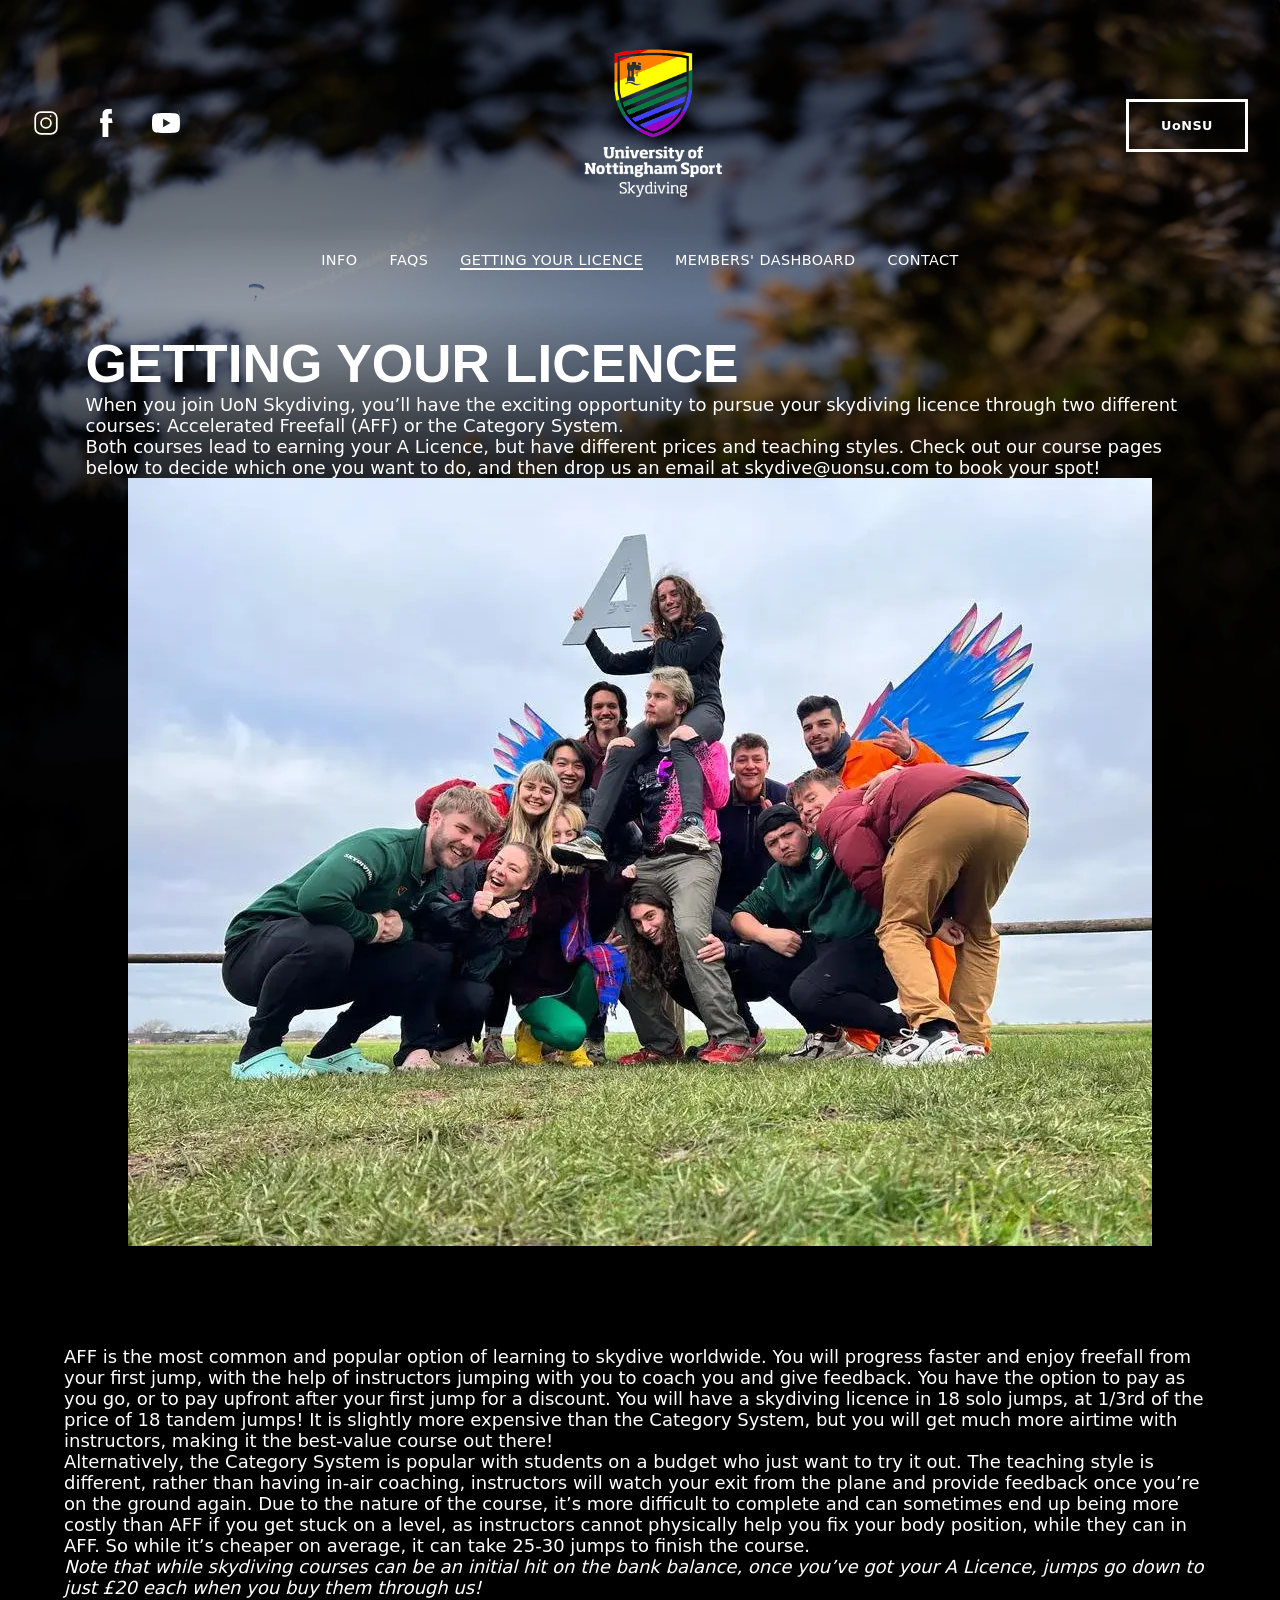
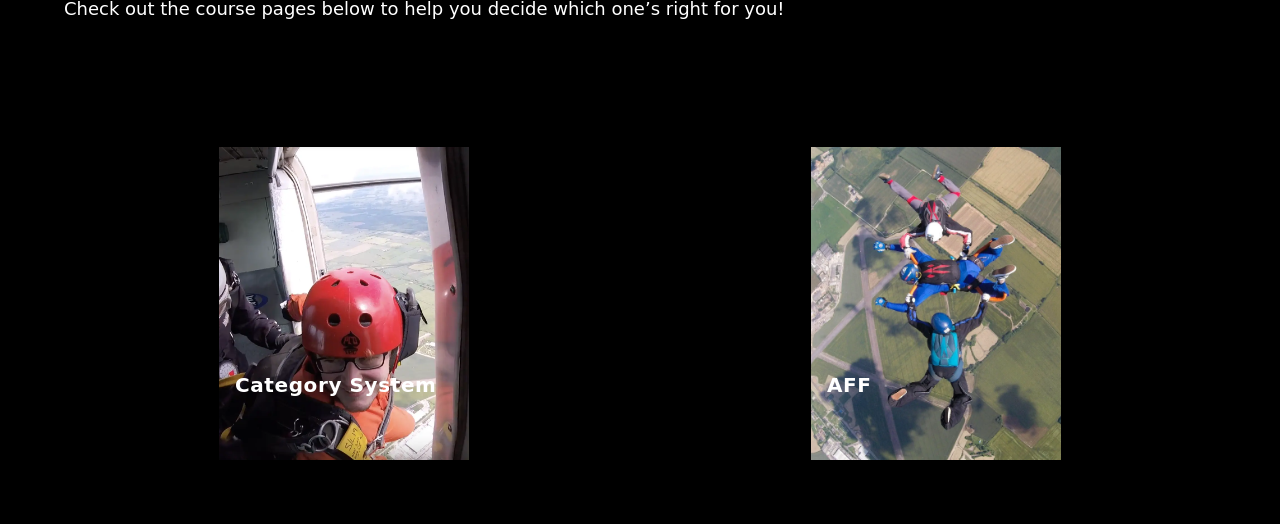
<file: getting-your-licence.html>
<!DOCTYPE html>
<html lang="en">
<head>
    <meta charset="UTF-8">
    <meta name="viewport" content="width=device-width, initial-scale=1.0">
    <title>Getting Your Licence – UoN Skydiving Club</title>
    <link rel="stylesheet" href="style.css">
</head>
<body class="licence-page">

    <!-- ================= HEADER ================= -->
    <header class="site-header">
        <div class="header-top">
            <div class="social">
                <a href="https://www.instagram.com/uonskydiving/" target="_blank" rel="noopener noreferrer" aria-label="Instagram">
                    <svg xmlns="http://www.w3.org/2000/svg" viewBox="0 0 24 24">
                        <path d="M7.75 2h8.5A5.75 5.75 0 0122 7.75v8.5A5.75 5.75 0 0116.25 22h-8.5A5.75 5.75 0 012 16.25v-8.5A5.75 5.75 0 017.75 2zm0 1.5A4.25 4.25 0 003.5 7.75v8.5A4.25 4.25 0 007.75 20.5h8.5a4.25 4.25 0 004.25-4.25v-8.5A4.25 4.25 0 0016.25 3.5h-8.5zm8.25 1.75a.75.75 0 110 1.5.75.75 0 010-1.5zM12 7a5 5 0 110 10 5 5 0 010-10zm0 1.5a3.5 3.5 0 100 7 3.5 3.5 0 000-7z"/>
                    </svg>
                </a>
                <a href="https://www.facebook.com/UoNSkydiving" target="_blank" rel="noopener noreferrer" aria-label="Facebook">
                    <svg xmlns="http://www.w3.org/2000/svg" viewBox="0 0 24 24">
                        <path d="M9 8H7v4h2v12h5V12h3.642L17 8h-3V5.672C14 4.474 14.265 4 15.179 4H17V0h-2.928C10.807 0 9 1.66 9 4.615V8z"/>
                    </svg>
                </a>
                <a href="https://www.youtube.com/@uonskydiving1700" target="_blank" rel="noopener noreferrer" aria-label="YouTube">
                    <svg xmlns="http://www.w3.org/2000/svg" viewBox="0 0 24 24">
                        <path d="M23.498 6.186a2.997 2.997 0 00-2.11-2.12C19.645 3.444 12 3.444 12 3.444s-7.644 0-9.388.622a2.997 2.997 0 00-2.11 2.12C0 7.932 0 12 0 12s0 4.069.502 5.814a2.997 2.997 0 002.11 2.12c1.744.622 9.388.622 9.388.622s7.645 0 9.389-.622a2.997 2.997 0 002.11-2.12C24 16.068 24 12 24 12s0-4.068-.502-5.814-.502-5.814-.502-5.814zM9.545 15.568V8.432L15.818 12l-6.273 3.568z"/>
                    </svg>
                </a>
            </div>

            <a href="index.html">
                <img src="Images/header_logo.png" alt="University of Nottingham Sport – Skydiving" class="logo">
            </a>

            <a href="https://su.nottingham.ac.uk/activities/view/skydive" target="_blank" rel="noopener noreferrer" class="btn-su">UoNSU</a>
        </div>

        <nav class="main-nav">
            <ul>
                <li><a href="info.html">INFO</a></li>
                <li><a href="faqs.html">FAQS</a></li>
                <li><a href="getting-your-licence.html" class="active">GETTING YOUR LICENCE</a></li>
                <li><a href="members-dashboard.html">MEMBERS' DASHBOARD</a></li>
                <li><a href="contact-us.html">CONTACT</a></li>
            </ul>
        </nav>
    </header>

    <!-- ================= MAIN CONTENT ================= -->
    <main>
        <section class="hero section">
            <div class="hero-inner container">
                <div class="hero-text">
                    <h1 class="tagline big-tag">GETTING YOUR LICENCE</h1>
                    <p>When you join UoN Skydiving, you’ll have the exciting opportunity to pursue your skydiving licence through two different courses: Accelerated Freefall (AFF) or the Category System.</p>
                    <p>Both courses lead to earning your A Licence, but have different prices and teaching styles. Check out our course pages below to decide which one you want to do, and then drop us an email at skydive@uonsu.com to book your spot!</p>
                </div>
                <div class="hero-media">
                    <img src="Images/A-Licence.webp" alt="Skydiver celebrating their A Licence">
                </div>
            </div>
        </section>
        <section class="course-intro section container">
            <p>AFF is the most common and popular option of learning to skydive worldwide. You will progress faster and enjoy freefall from your first jump, with the help of instructors jumping with you to coach you and give feedback. You have the option to pay as you go, or to pay upfront after your first jump for a discount. You will have a skydiving licence in 18 solo jumps, at 1/3rd of the price of 18 tandem jumps! It is slightly more expensive than the Category System, but you will get much more airtime with instructors, making it the best-value course out there!</p>
            <p>Alternatively, the Category System is popular with students on a budget who just want to try it out. The teaching style is different, rather than having in-air coaching, instructors will watch your exit from the plane and provide feedback once you’re on the ground again. Due to the nature of the course, it’s more difficult to complete and can sometimes end up being more costly than AFF if you get stuck on a level, as instructors cannot physically help you fix your body position, while they can in AFF. So while it’s cheaper on average, it can take 25-30 jumps to finish the course.</p>
            <p><em>Note that while skydiving courses can be an initial hit on the bank balance, once you’ve got your A Licence, jumps go down to just £20 each when you buy them through us!</em></p>
            <p>Check out the course pages below to help you decide which one’s right for you!</p>
        </section>

        <section class="tile-grid section container">
            <a href="category-system.html">
                <img src="Images/Dom Category System.webp" alt="Dom exiting aircraft during Category System jump">
                <span>Category System</span>
            </a>
            <a href="AFF.html">
                <img src="Images/AFF Top Down.webp" alt="top-down view of an AFF jump">
                <span>AFF</span>
            </a>
        </section>
    </main>

</body>
</html>
</file>
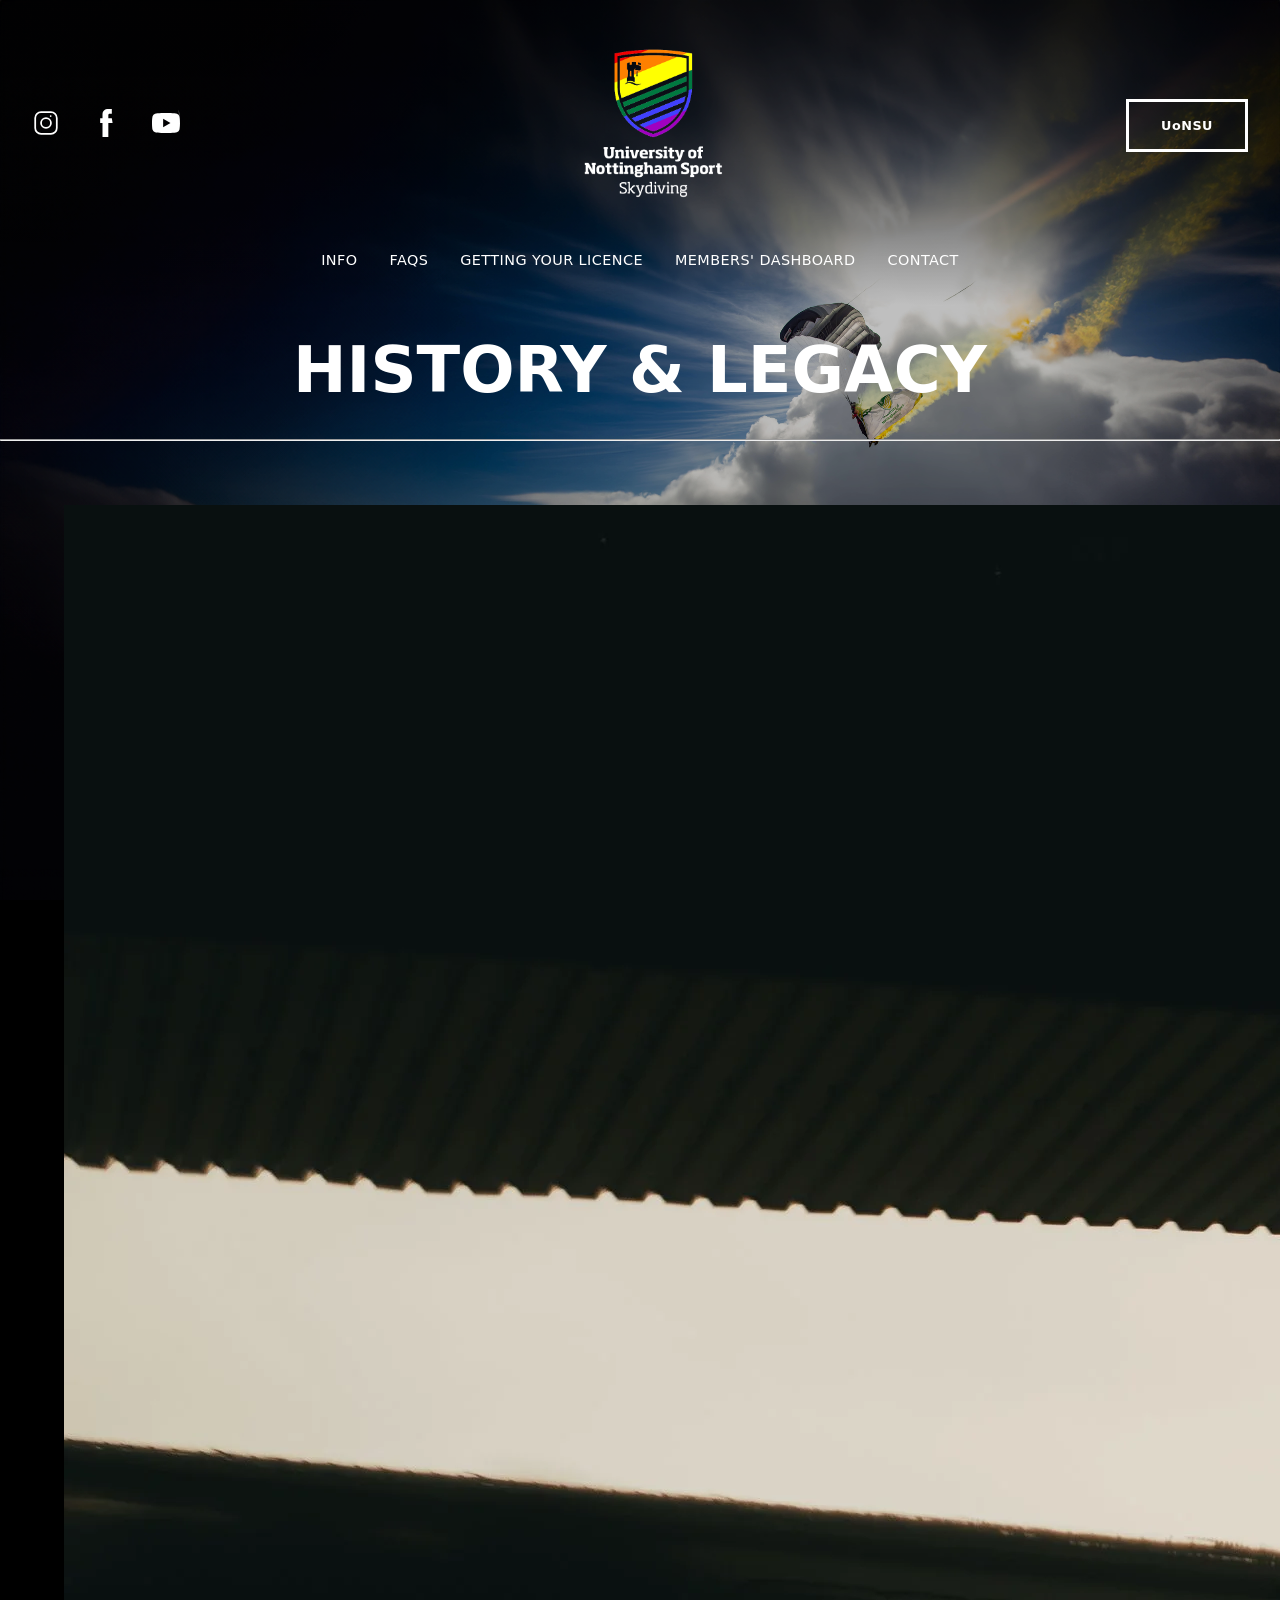
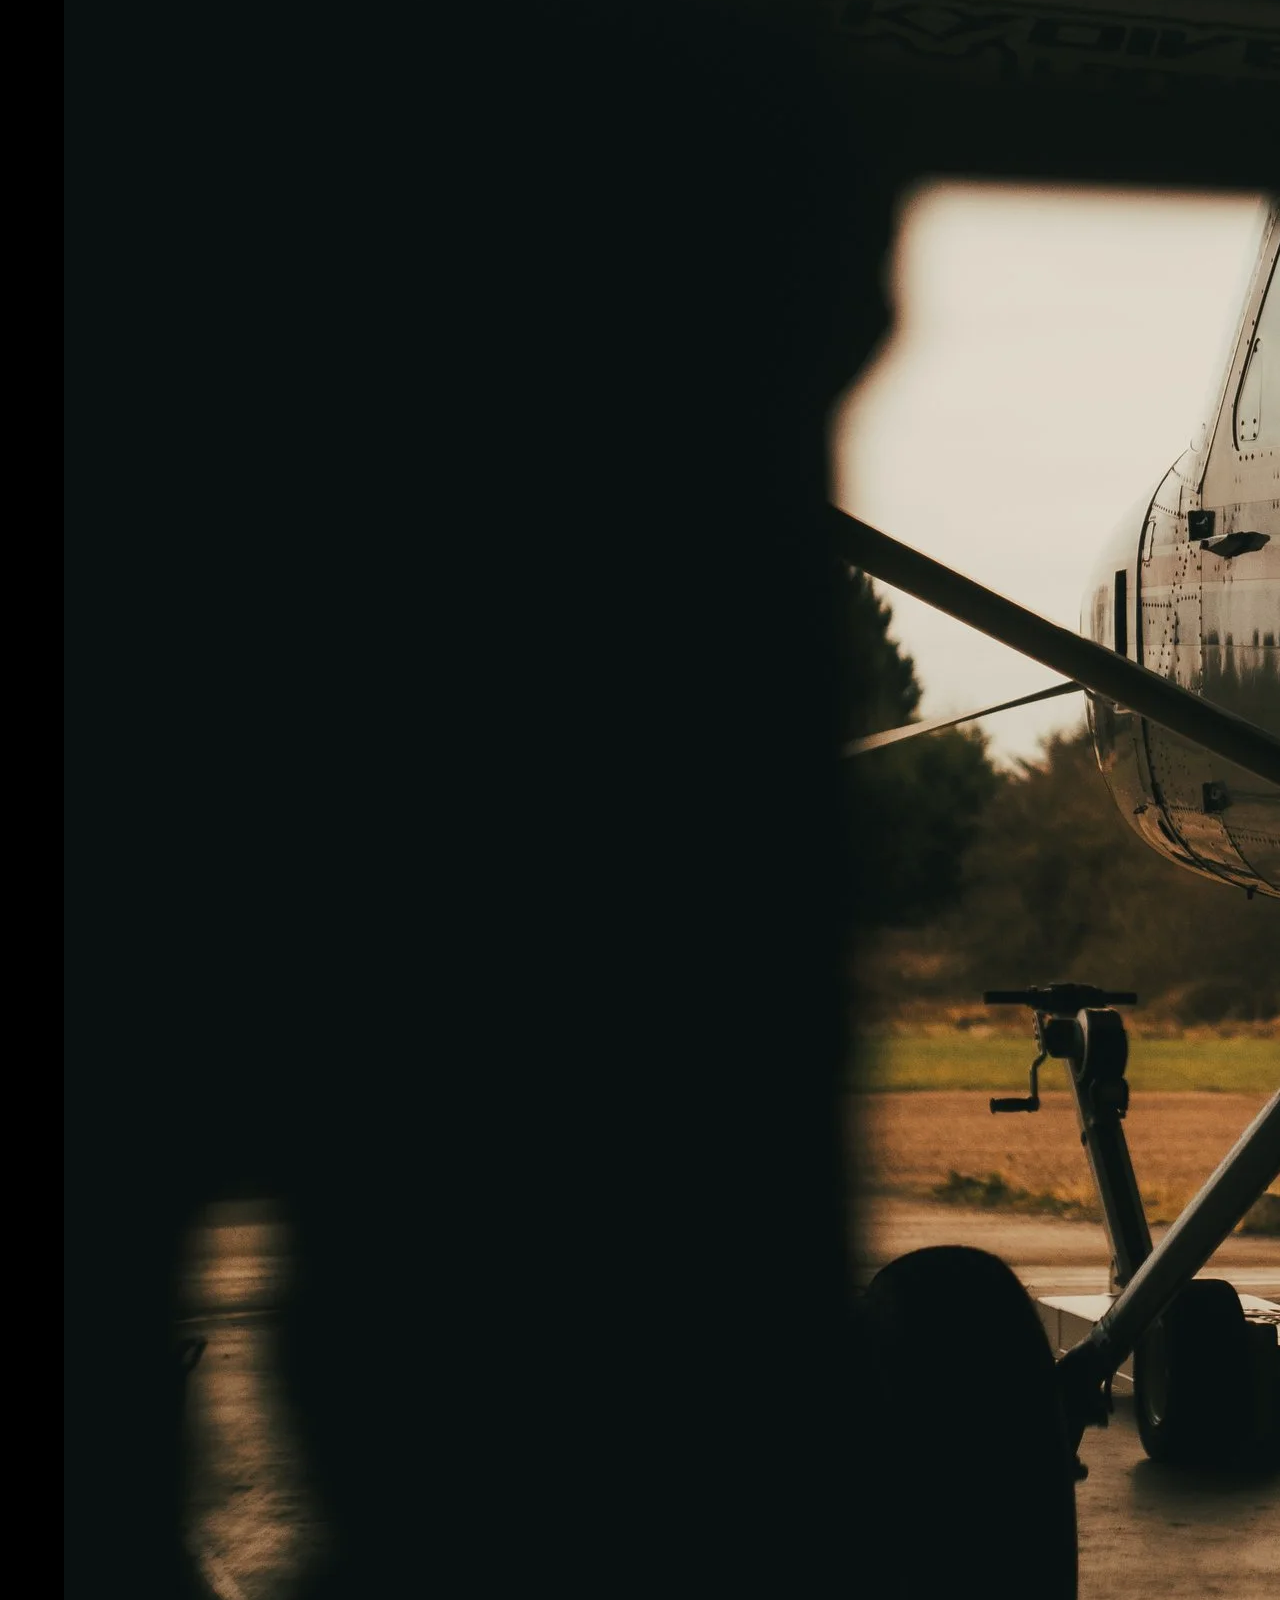
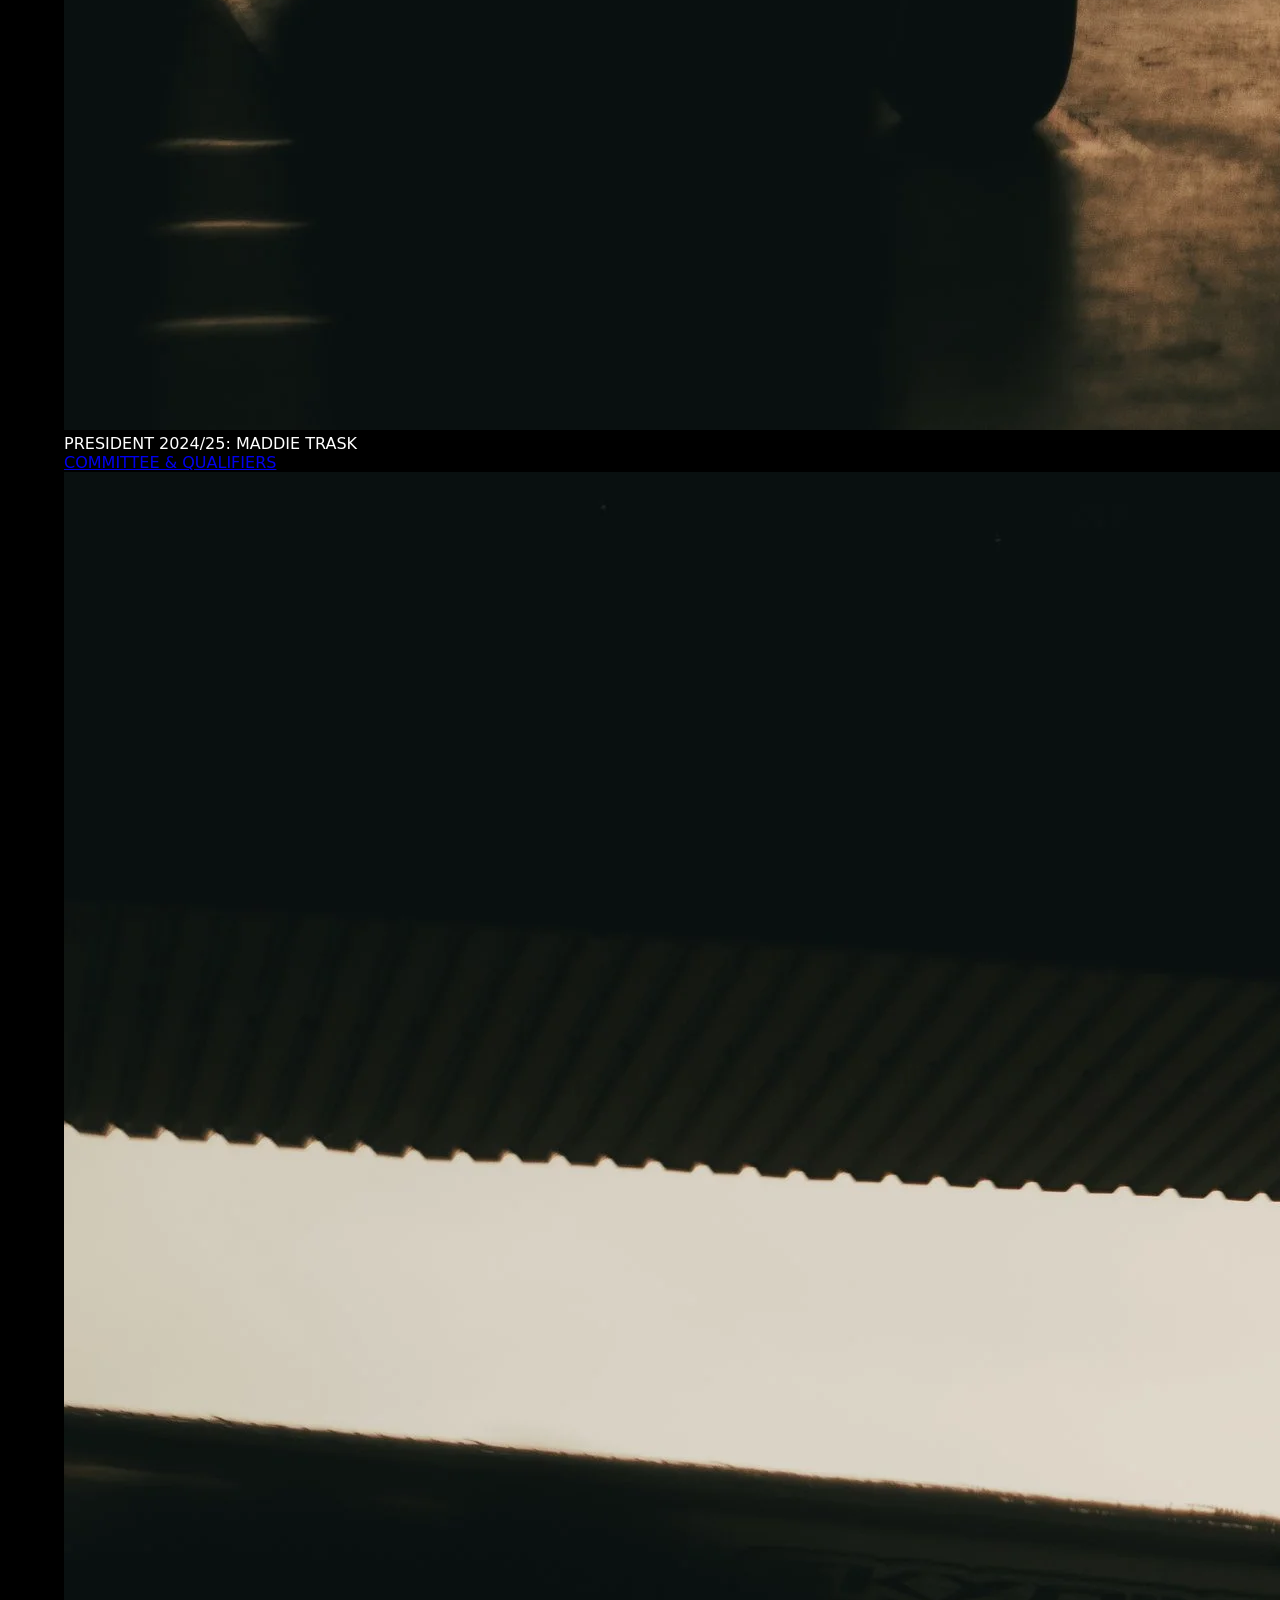
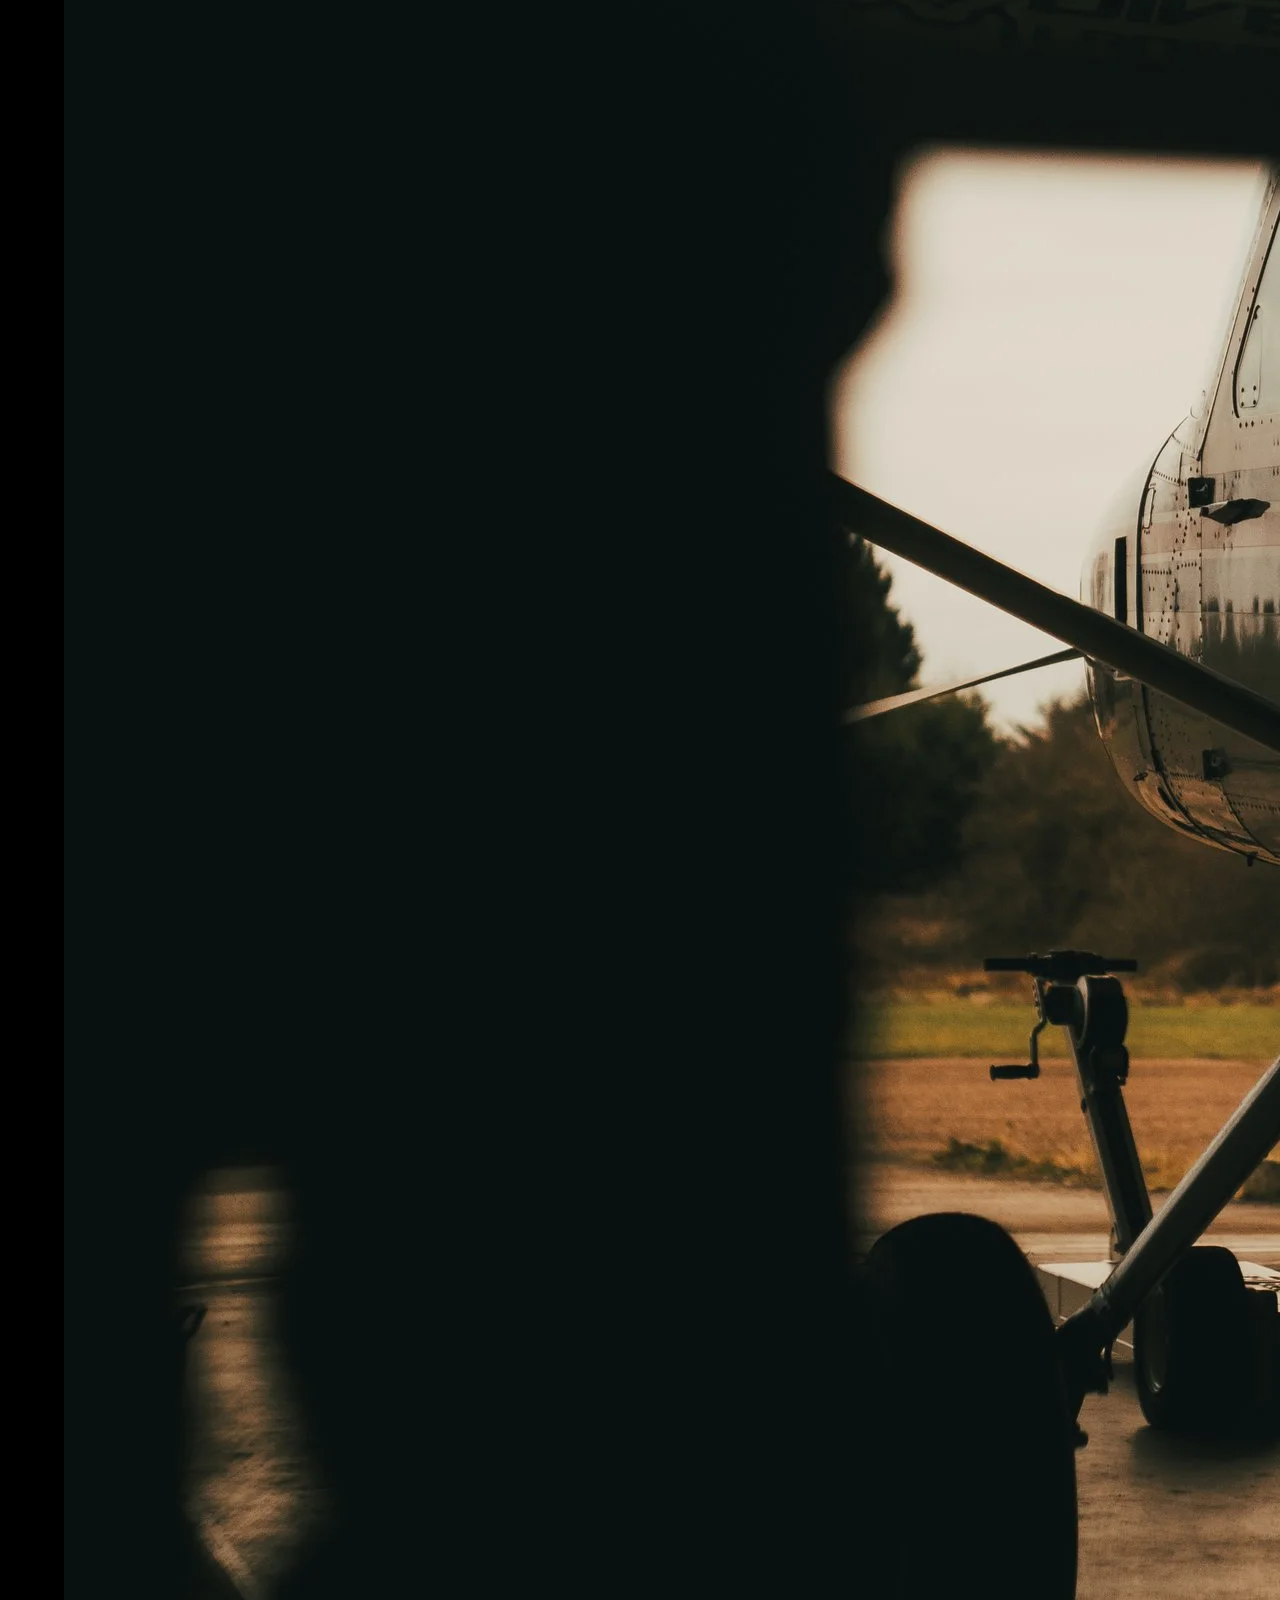
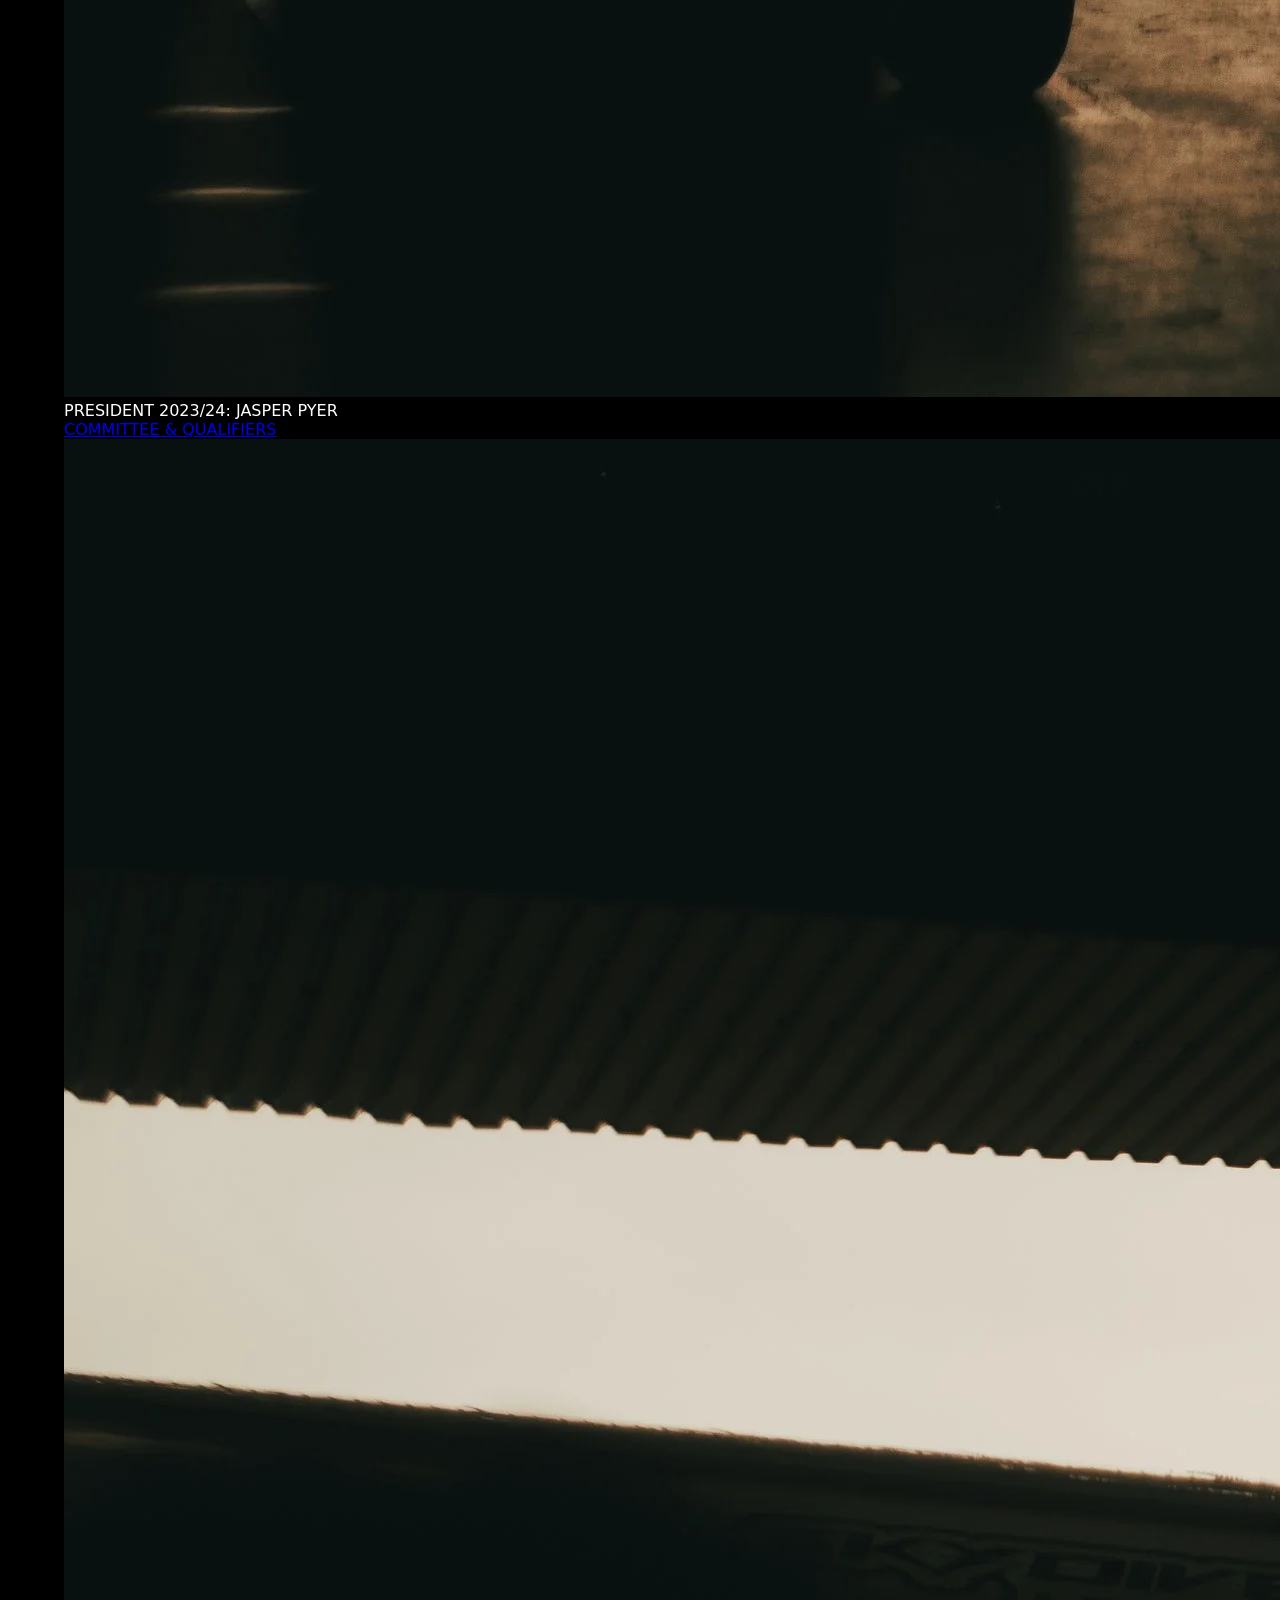
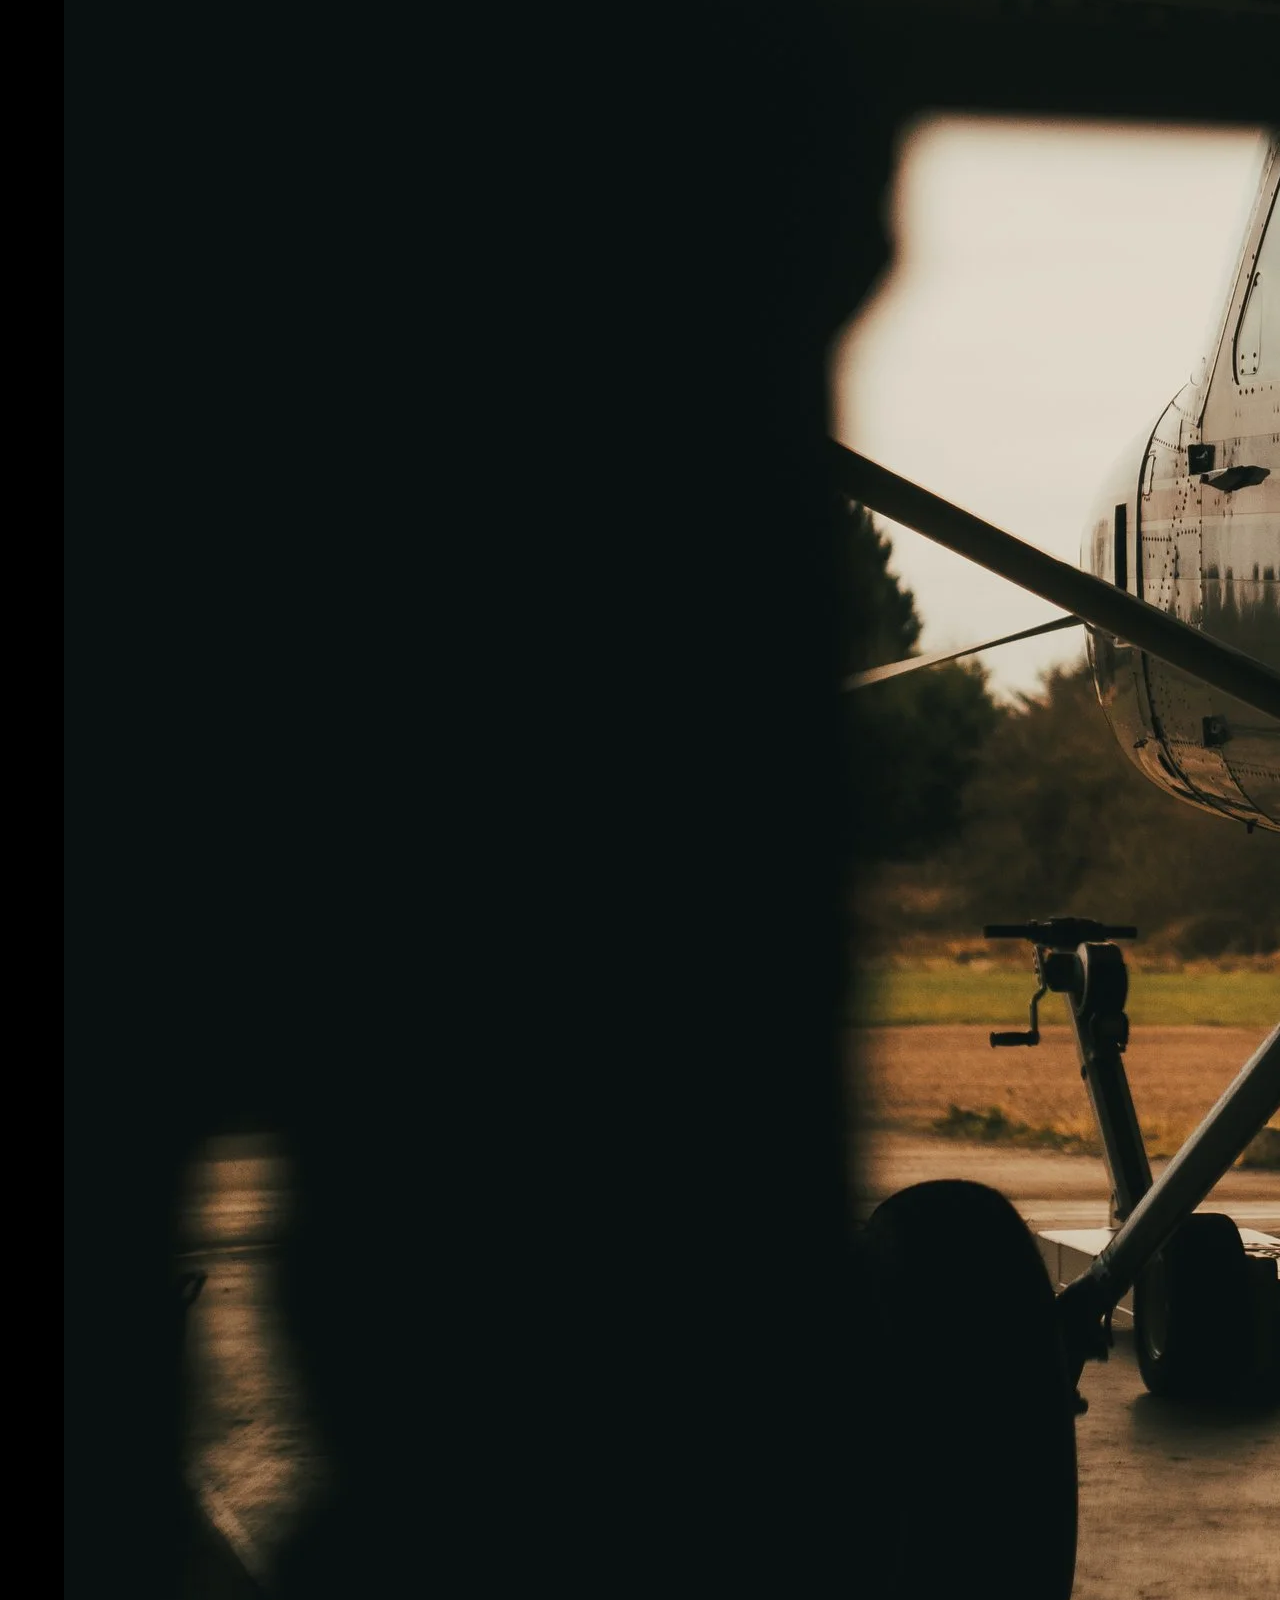
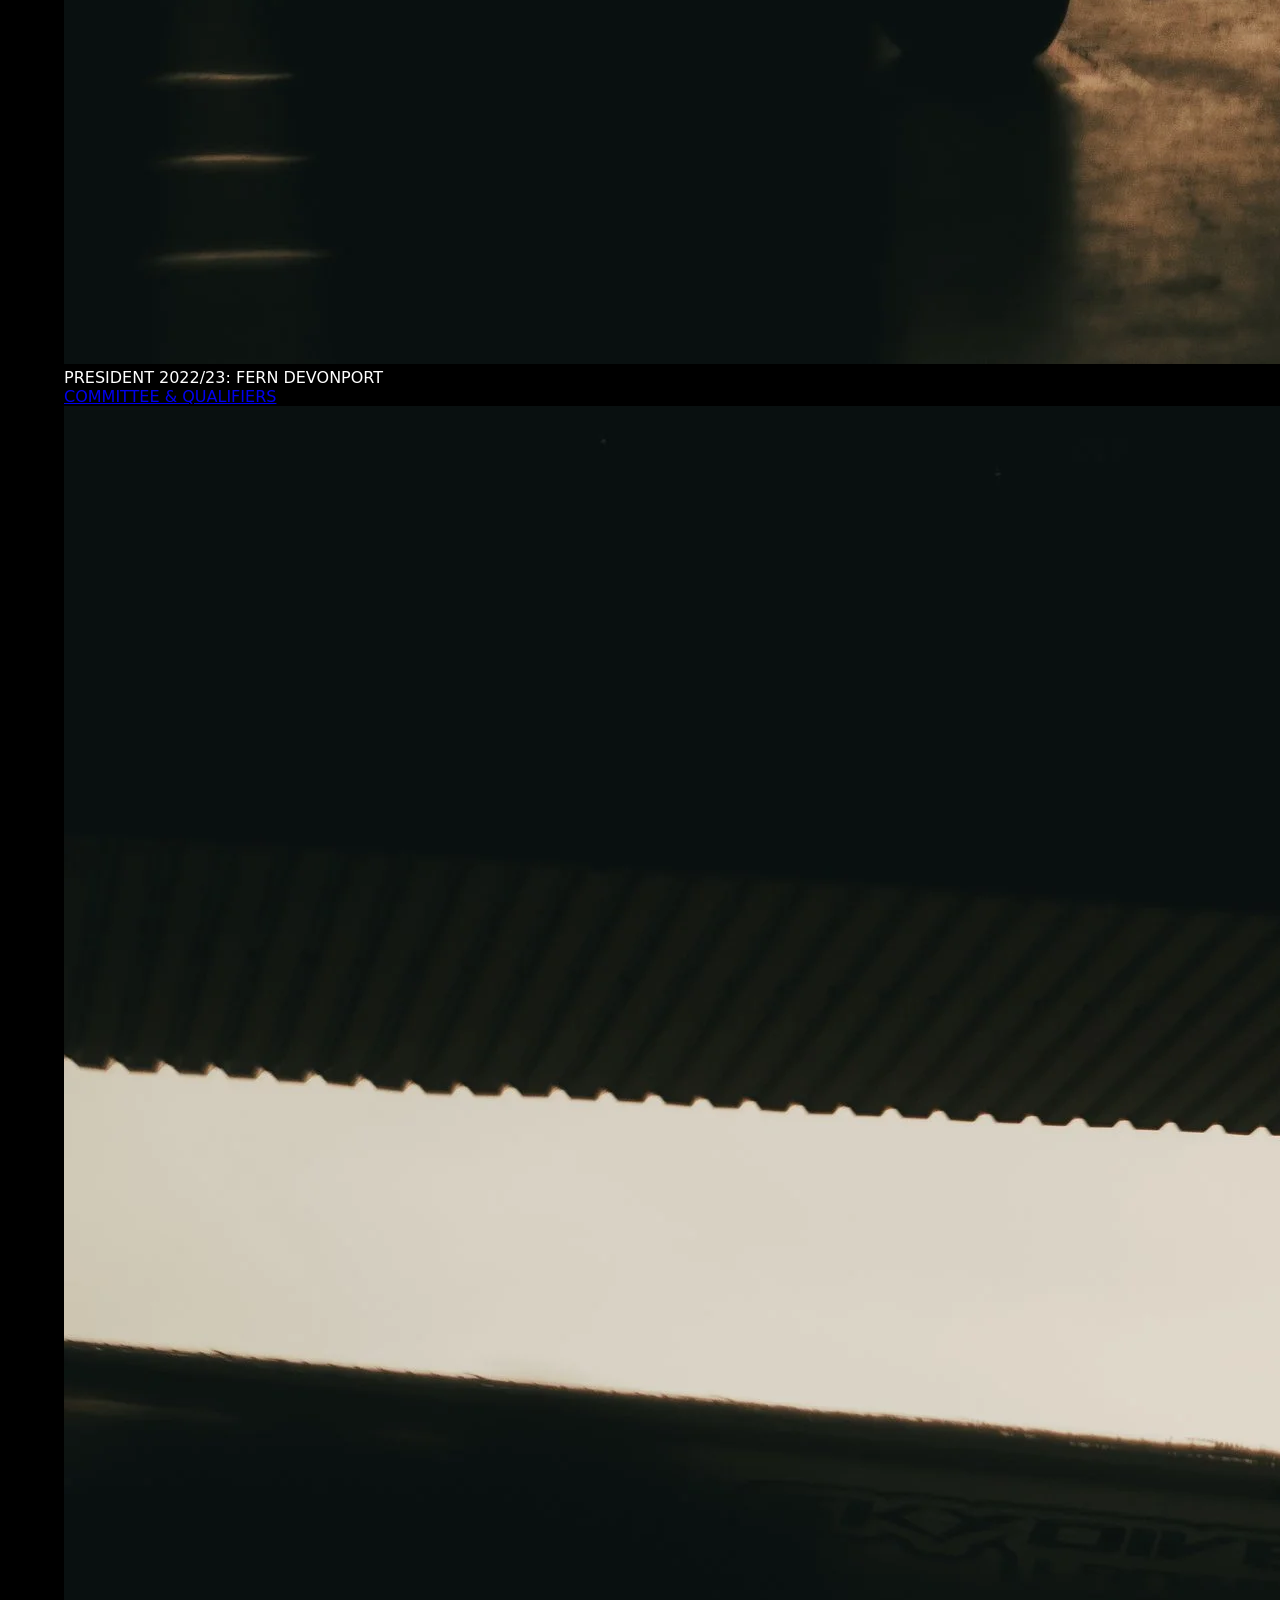
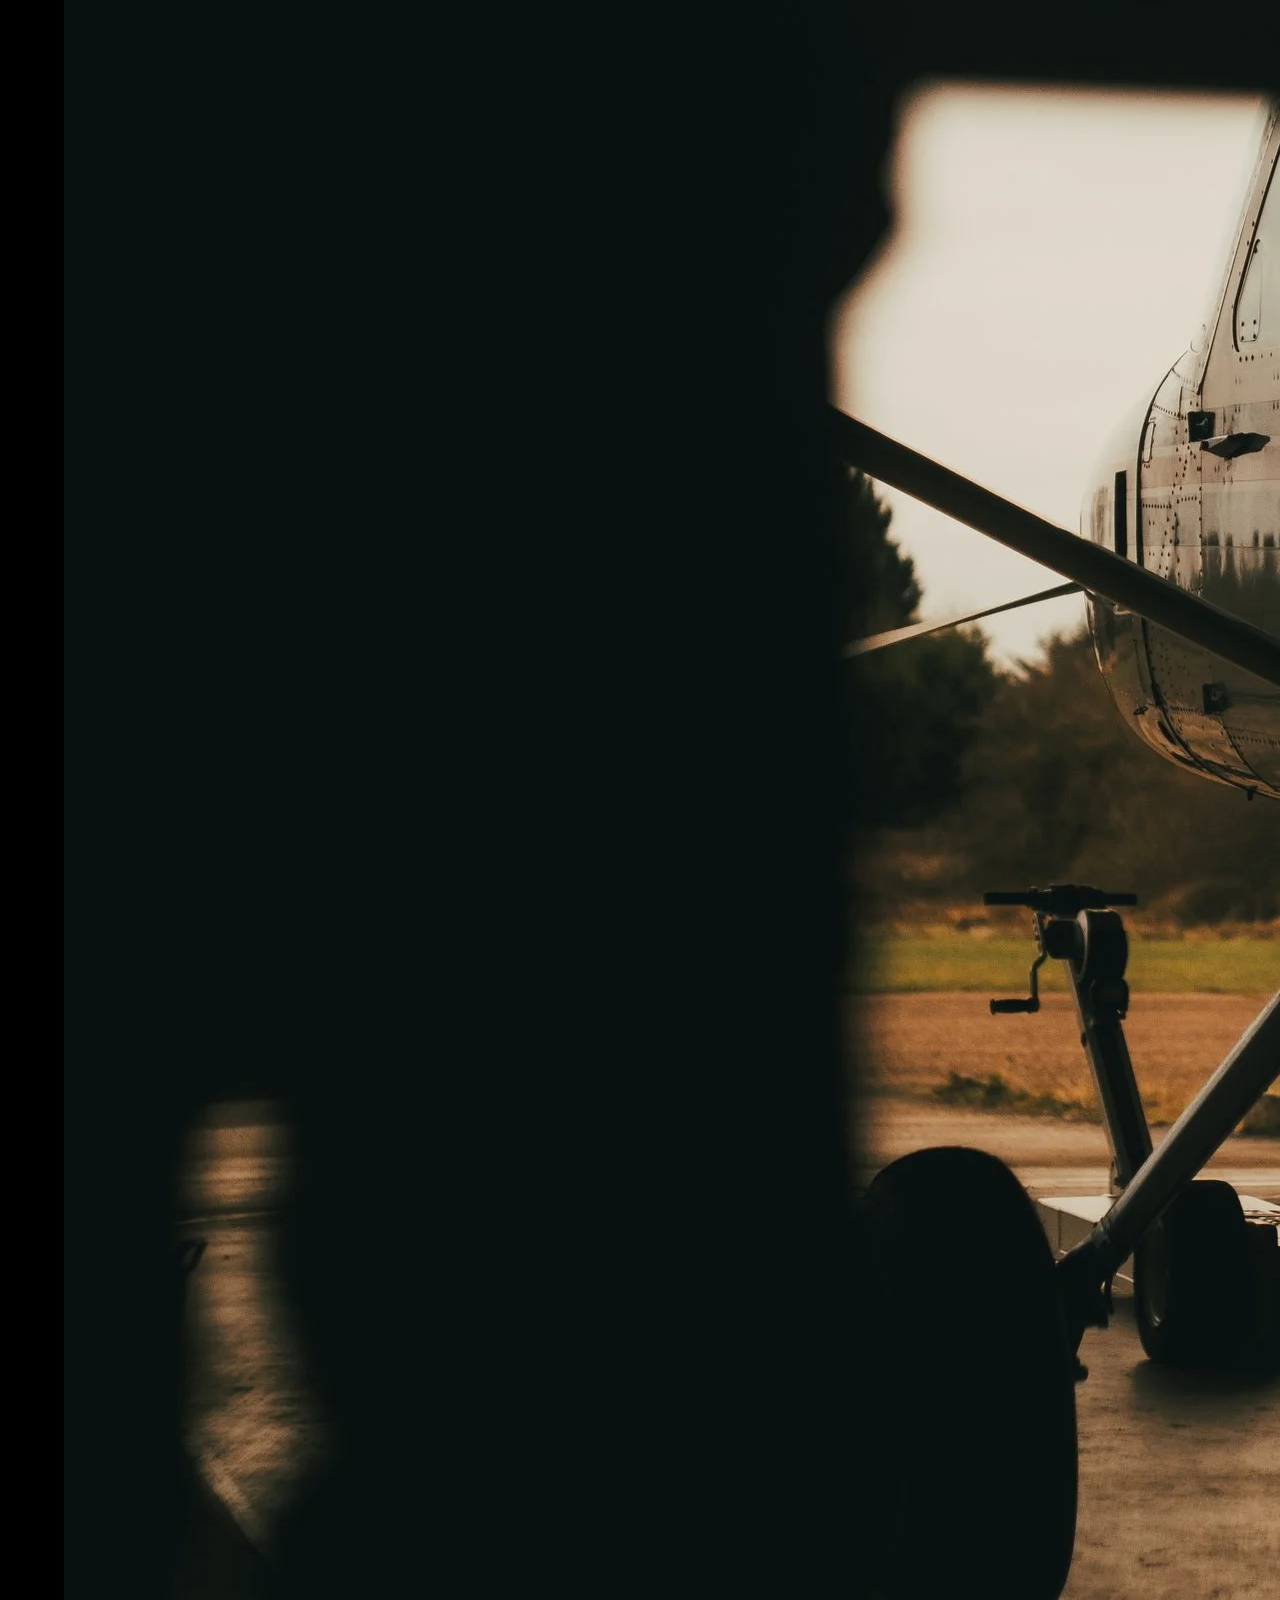
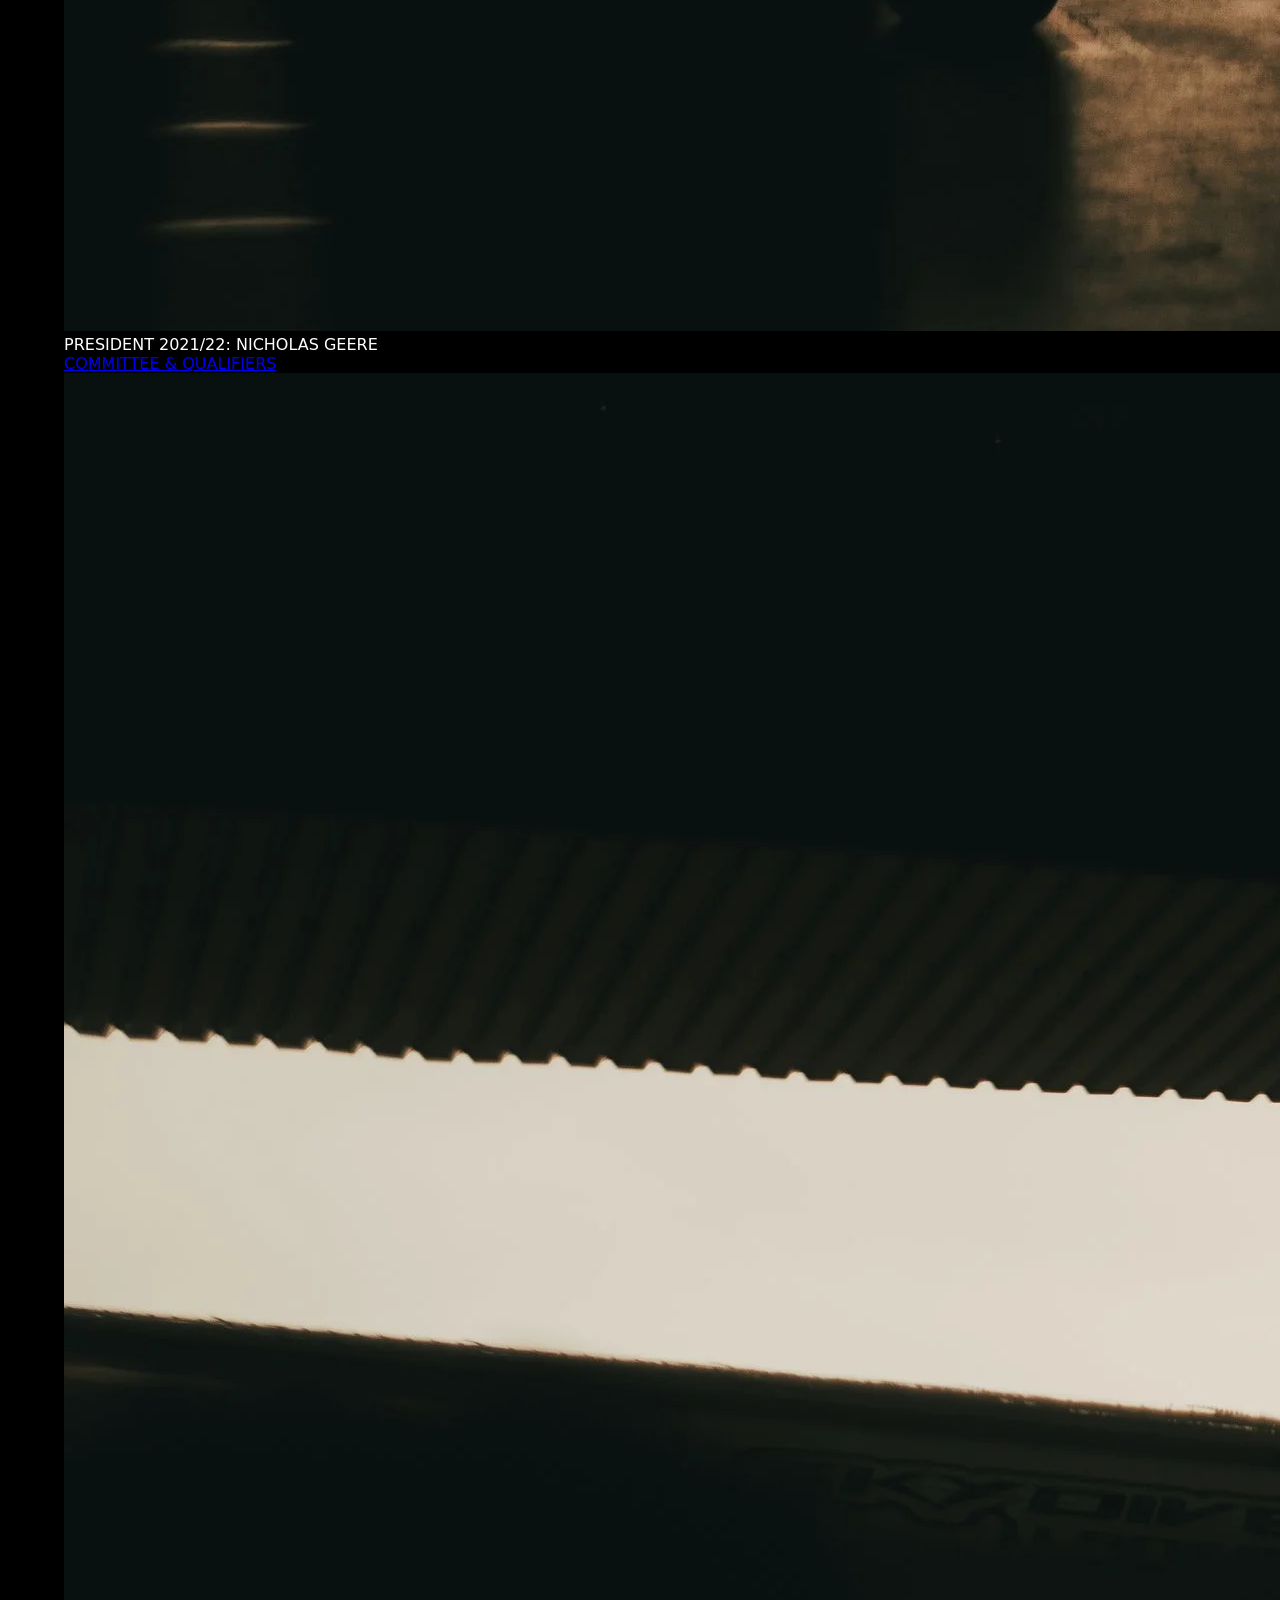
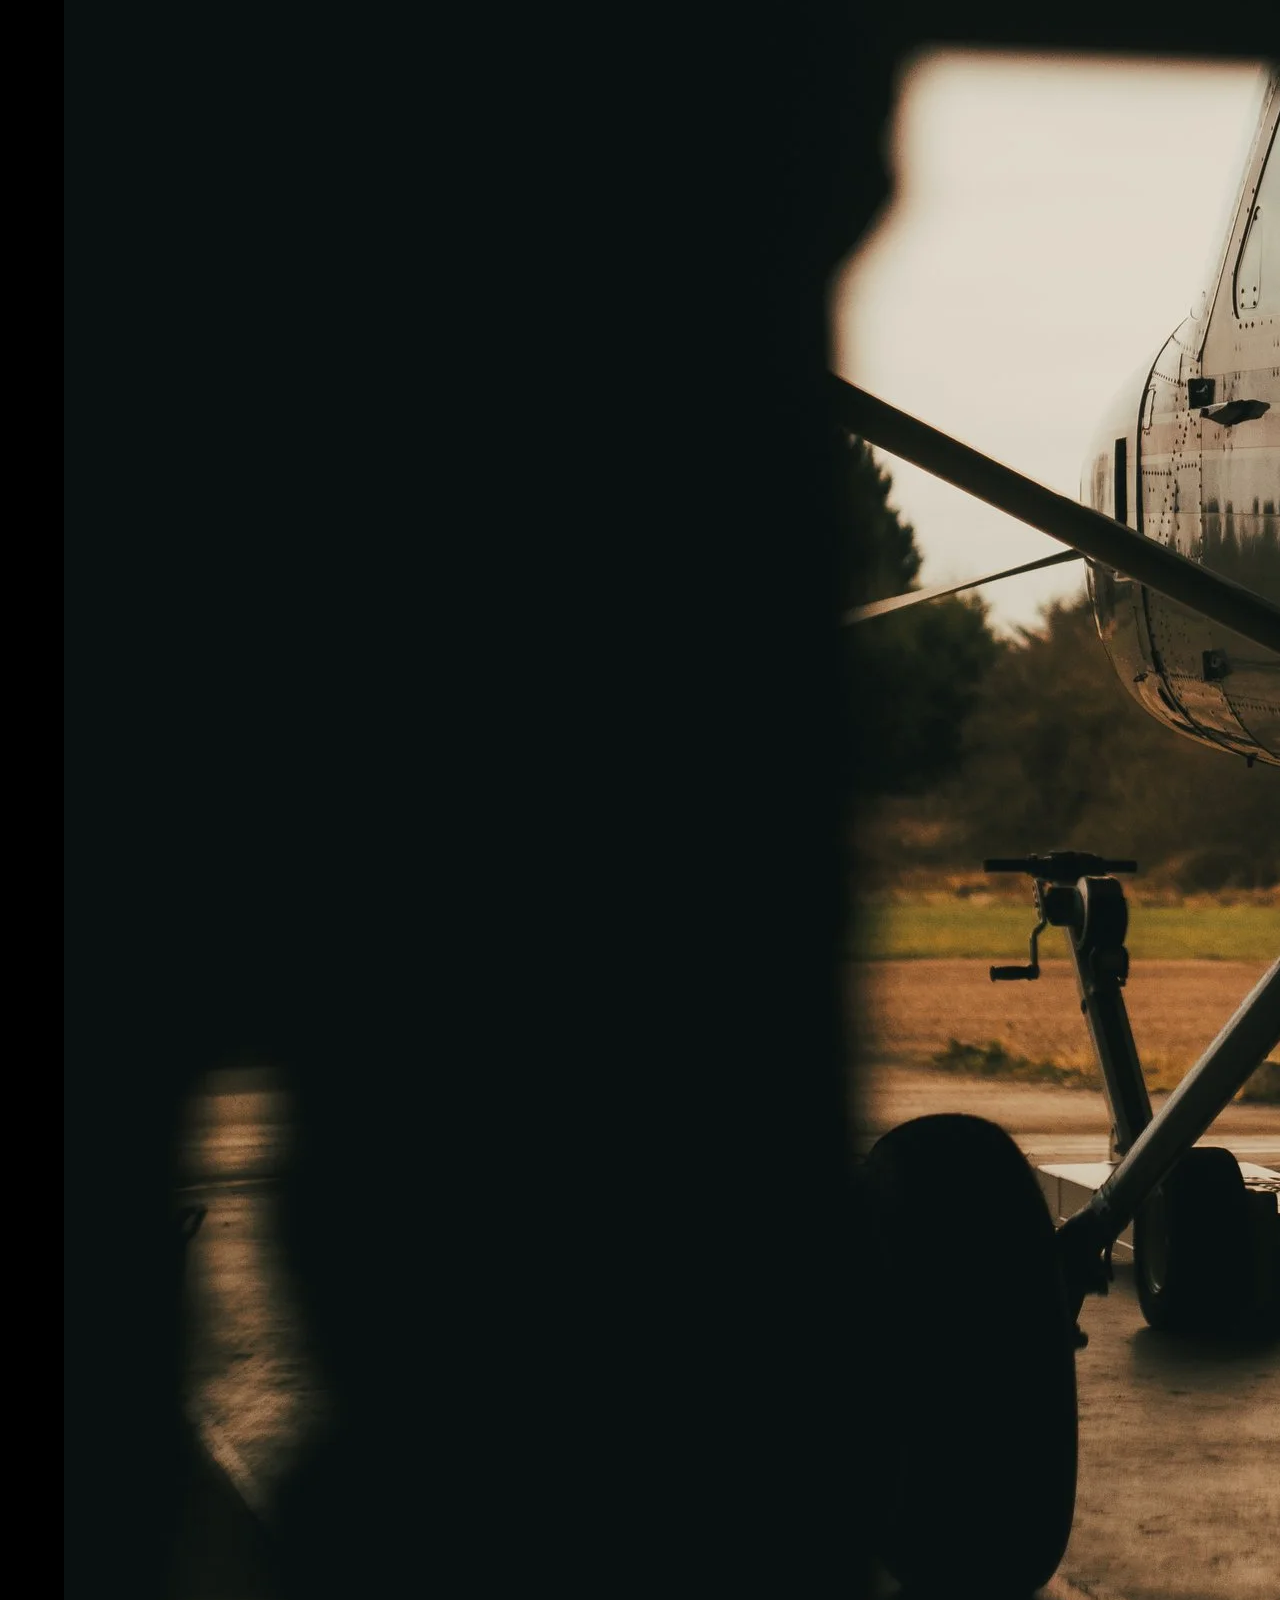
<file: history-and-legacy.html>
<!DOCTYPE html>
<html lang="en">
<head>
    <meta charset="UTF-8">
    <meta name="viewport" content="width=device-width, initial-scale=1.0">
    <title>History &amp; Legacy – UoN Skydiving Club</title>
    <link rel="stylesheet" href="style.css">
</head>
<body class="soho-font history-page">

    <!-- ================= HEADER ================= -->
    <header class="site-header">
        <div class="header-top">
            <div class="social">
                <a href="https://www.instagram.com/uonskydiving/" target="_blank" rel="noopener noreferrer" aria-label="Instagram">
                    <svg xmlns="http://www.w3.org/2000/svg" viewBox="0 0 24 24">
                        <path d="M7.75 2h8.5A5.75 5.75 0 0122 7.75v8.5A5.75 5.75 0 0116.25 22h-8.5A5.75 5.75 0 012 16.25v-8.5A5.75 5.75 0 017.75 2zm0 1.5A4.25 4.25 0 003.5 7.75v8.5A4.25 4.25 0 007.75 20.5h8.5a4.25 4.25 0 004.25-4.25v-8.5A4.25 4.25 0 0016.25 3.5h-8.5zm8.25 1.75a.75.75 0 110 1.5.75.75 0 010-1.5zM12 7a5 5 0 110 10 5 5 0 010-10zm0 1.5a3.5 3.5 0 100 7 3.5 3.5 0 000-7z"/>
                    </svg>
                </a>
                <a href="https://www.facebook.com/UoNSkydiving" target="_blank" rel="noopener noreferrer" aria-label="Facebook">
                    <svg xmlns="http://www.w3.org/2000/svg" viewBox="0 0 24 24">
                        <path d="M9 8H7v4h2v12h5V12h3.642L17 8h-3V5.672C14 4.474 14.265 4 15.179 4H17V0h-2.928C10.807 0 9 1.66 9 4.615V8z"/>
                    </svg>
                </a>
                <a href="https://www.youtube.com/@uonskydiving1700" target="_blank" rel="noopener noreferrer" aria-label="YouTube">
                    <svg xmlns="http://www.w3.org/2000/svg" viewBox="0 0 24 24">
                        <path d="M23.498 6.186a2.997 2.997 0 00-2.11-2.12C19.645 3.444 12 3.444 12 3.444s-7.644 0-9.388.622a2.997 2.997 0 00-2.11 2.12C0 7.932 0 12 0 12s0 4.069.502 5.814a2.997 2.997 0 002.11 2.12c1.744.622 9.388.622 9.388.622s7.645 0 9.389-.622a2.997 2.997 0 002.11-2.12C24 16.068 24 12 24 12s0-4.068-.502-5.814-.502-5.814-.502-5.814zM9.545 15.568V8.432L15.818 12l-6.273 3.568z"/>
                    </svg>
                </a>
            </div>

            <a href="index.html">
                <img src="Images/header_logo.png" alt="University of Nottingham Sport – Skydiving" class="logo">
            </a>

            <a href="https://su.nottingham.ac.uk/activities/view/skydive" target="_blank" rel="noopener noreferrer" class="btn-su">UoNSU</a>
        </div>

        <nav class="main-nav">
            <ul>
                <li><a href="info.html">INFO</a></li>
                <li><a href="faqs.html">FAQS</a></li>
                <li><a href="getting-your-licence.html">GETTING YOUR LICENCE</a></li>
                <li><a href="members-dashboard.html">MEMBERS' DASHBOARD</a></li>
                <li><a href="contact-us.html">CONTACT</a></li>
            </ul>
        </nav>
    </header>

    <!-- ================= MAIN CONTENT ================= -->
    <main>
        <section class="hero legacy-hero section">
            <div class="container">
                <h1 class="tagline big-tag">HISTORY &amp; LEGACY</h1>
            </div>
        </section>

        <hr class="divider" />

        <section class="presidents-gallery section">
            <div class="president-backdrop">
                <div class="president-grid container">
                    <div class="president-card">
                        <img src="Images/History Legacy Thumbnail.webp" alt="President 2024/25, Maddie Trask">
                        <p class="president-caption">PRESIDENT 2024/25: MADDIE TRASK</p>
                        <a href="#" class="outline-btn">COMMITTEE &amp; QUALIFIERS</a>
                    </div>
                    <div class="president-card">
                        <img src="Images/History Legacy Thumbnail.webp" alt="President 2023/24, Jasper Pyer">
                        <p class="president-caption">PRESIDENT 2023/24: JASPER PYER</p>
                        <a href="#" class="outline-btn">COMMITTEE &amp; QUALIFIERS</a>
                    </div>
                    <div class="president-card">
                        <img src="Images/History Legacy Thumbnail.webp" alt="President 2022/23, Fern Devonport">
                        <p class="president-caption">PRESIDENT 2022/23: FERN DEVONPORT</p>
                        <a href="#" class="outline-btn">COMMITTEE &amp; QUALIFIERS</a>
                    </div>
                    <div class="president-card">
                        <img src="Images/History Legacy Thumbnail.webp" alt="President 2021/22, Nicholas Geere">
                        <p class="president-caption">PRESIDENT 2021/22: NICHOLAS GEERE</p>
                        <a href="#" class="outline-btn">COMMITTEE &amp; QUALIFIERS</a>
                    </div>
                    <div class="president-card">
                        <img src="Images/History Legacy Thumbnail.webp" alt="President 2020/21, Rhian Pocock">
                        <p class="president-caption">PRESIDENT 2020/21: RHIAN POCOCK</p>
                        <a href="#" class="outline-btn">COMMITTEE &amp; QUALIFIERS</a>
                    </div>
                    <div class="president-card">
                        <img src="Images/History Legacy Thumbnail.webp" alt="President 2019/20, Rhian Pocock">
                        <p class="president-caption">PRESIDENT 2019/20: RHIAN POCOCK</p>
                        <a href="#" class="outline-btn">COMMITTEE &amp; QUALIFIERS</a>
                    </div>
                </div>
            </div>
            <div class="president-legacy container">
                <p class="president-caption">PRESIDENT 1982/83: MARK SANDERS</p>
                <a href="#" class="outline-btn">COMMITTEE &amp; QUALIFIERS</a>
            </div>
        </section>

        <hr class="divider" />

        <section class="alumni-cta section container">
            <p>We are always uncovering more to our rich alumni network — if you know of anyone who is not currently on this list, <a href="contact-us.html">pop us an email</a> to get in touch! We would love to see what your experience was!</p>
        </section>

        <hr class="divider" />

        <section class="achievements section container">
            <h2>ACHIEVEMENTS</h2>
            <div class="achievements-grid">
                <a href="#" class="achieve-box">COMPETITION<br>RESULTS</a>
                <a href="#" class="achieve-box">WORLD RECORDS</a>
                <a href="#" class="achieve-box">INSTRUCTOR /<br>COACH RATINGS</a>
                <a href="#" class="achieve-box">OTHER<br>ACCOMPLISHMENTS<br>OF NOTE</a>
            </div>
        </section>
    </main>

</body>
</html>
</file>
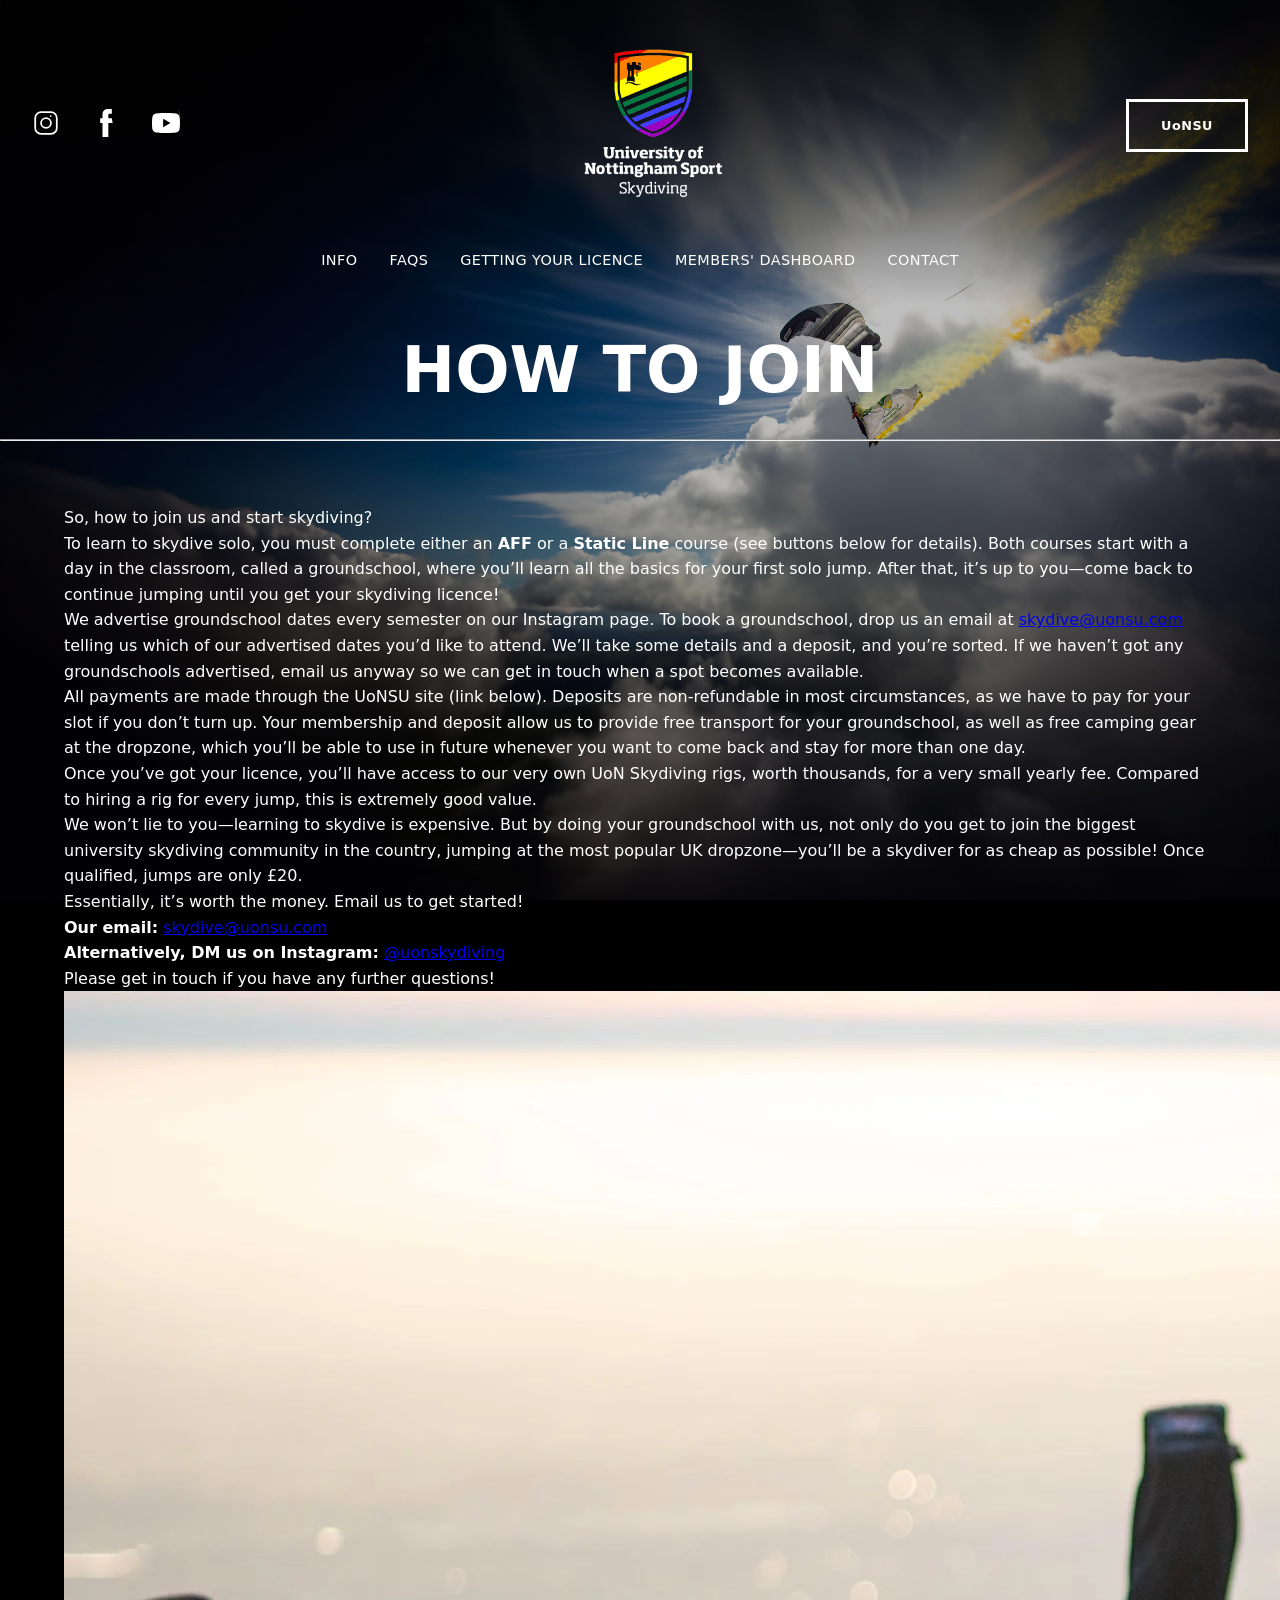
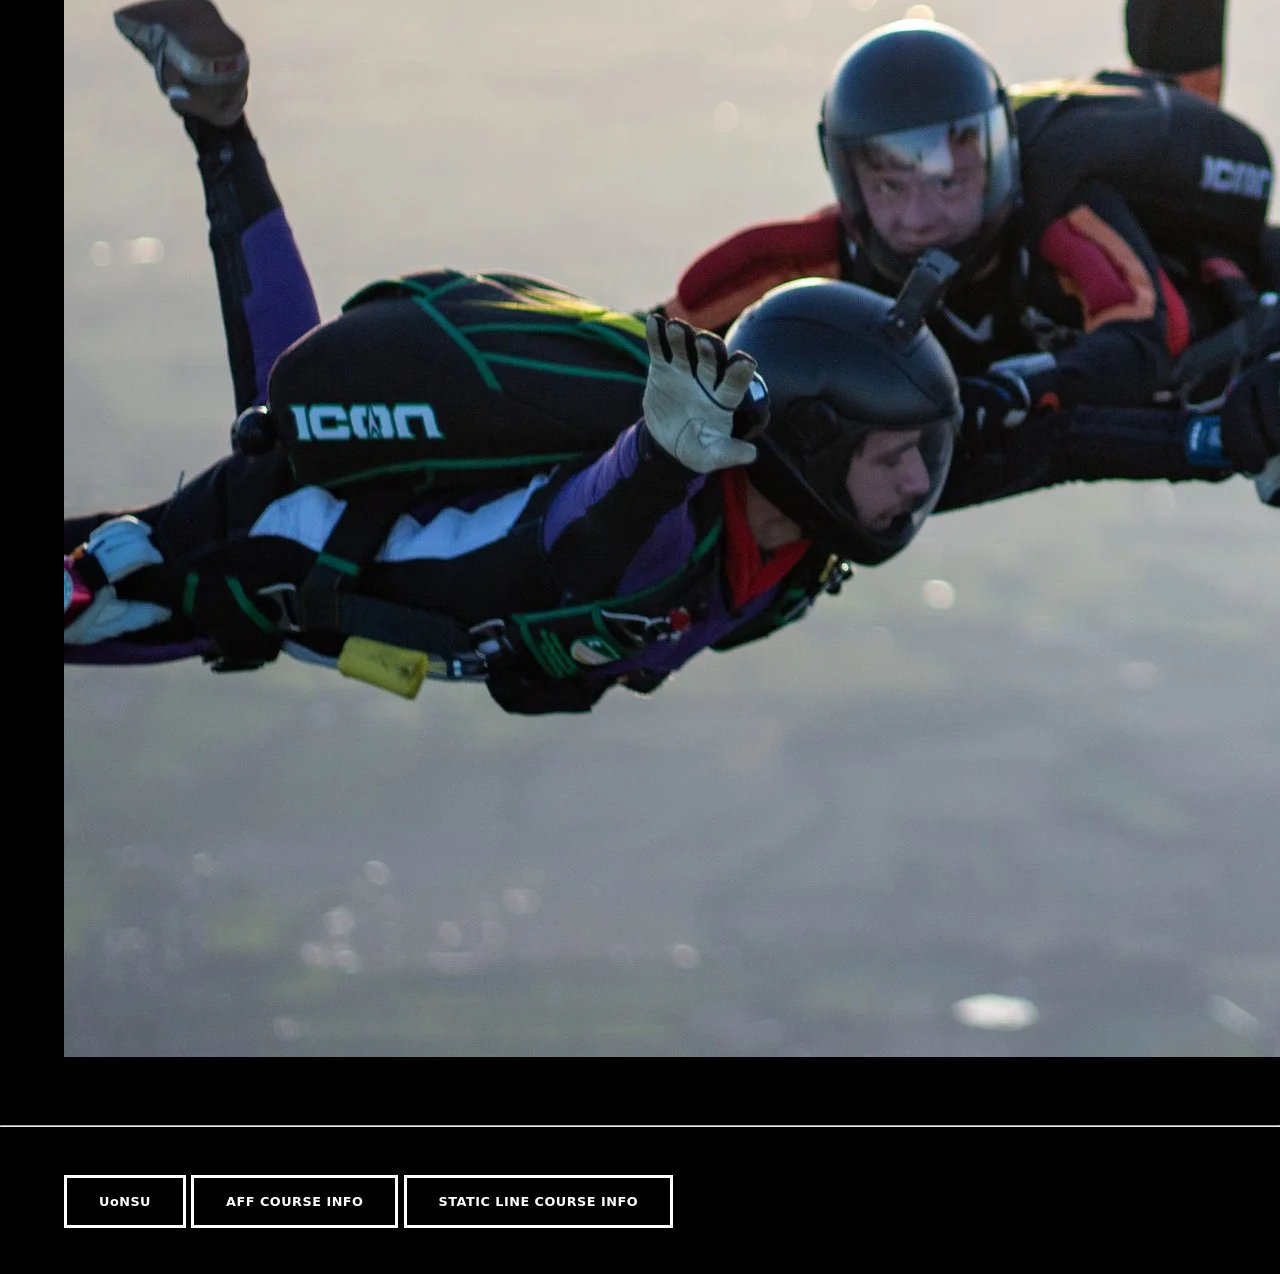
<file: how-to-join.html>
<!DOCTYPE html>
<html lang="en">
<head>
    <meta charset="UTF-8">
    <meta name="viewport" content="width=device-width, initial-scale=1.0">
    <title>How To Join – UoN Skydiving Club</title>
    <link rel="stylesheet" href="style.css">
</head>
<body class="soho-font">

    <!-- ================= HEADER ================= -->
    <header class="site-header">
        <div class="header-top">
            <div class="social">
                <a href="https://www.instagram.com/uonskydiving/" target="_blank" rel="noopener noreferrer" aria-label="Instagram">
                    <svg xmlns="http://www.w3.org/2000/svg" viewBox="0 0 24 24">
                        <path d="M7.75 2h8.5A5.75 5.75 0 0122 7.75v8.5A5.75 5.75 0 0116.25 22h-8.5A5.75 5.75 0 012 16.25v-8.5A5.75 5.75 0 017.75 2zm0 1.5A4.25 4.25 0 003.5 7.75v8.5A4.25 4.25 0 007.75 20.5h8.5a4.25 4.25 0 004.25-4.25v-8.5A4.25 4.25 0 0016.25 3.5h-8.5zm8.25 1.75a.75.75 0 110 1.5.75.75 0 010-1.5zM12 7a5 5 0 110 10 5 5 0 010-10zm0 1.5a3.5 3.5 0 100 7 3.5 3.5 0 000-7z"/>
                    </svg>
                </a>
                <a href="https://www.facebook.com/UoNSkydiving" target="_blank" rel="noopener noreferrer" aria-label="Facebook">
                    <svg xmlns="http://www.w3.org/2000/svg" viewBox="0 0 24 24">
                        <path d="M9 8H7v4h2v12h5V12h3.642L17 8h-3V5.672C14 4.474 14.265 4 15.179 4H17V0h-2.928C10.807 0 9 1.66 9 4.615V8z"/>
                    </svg>
                </a>
                <a href="https://www.youtube.com/@uonskydiving1700" target="_blank" rel="noopener noreferrer" aria-label="YouTube">
                    <svg xmlns="http://www.w3.org/2000/svg" viewBox="0 0 24 24">
                        <path d="M23.498 6.186a2.997 2.997 0 00-2.11-2.12C19.645 3.444 12 3.444 12 3.444s-7.644 0-9.388.622a2.997 2.997 0 00-2.11 2.12C0 7.932 0 12 0 12s0 4.069.502 5.814a2.997 2.997 0 002.11 2.12c1.744.622 9.388.622 9.388.622s7.645 0 9.389-.622a2.997 2.997 0 002.11-2.12C24 16.068 24 12 24 12s0-4.068-.502-5.814-.502-5.814-.502-5.814zM9.545 15.568V8.432L15.818 12l-6.273 3.568z"/>
                    </svg>
                </a>
            </div>

            <a href="index.html">
                <img src="Images/header_logo.png" alt="University of Nottingham Sport – Skydiving" class="logo">
            </a>

            <a href="https://su.nottingham.ac.uk/activities/view/skydive" target="_blank" rel="noopener noreferrer" class="btn-su">UoNSU</a>
        </div>

        <nav class="main-nav">
            <ul>
                <li><a href="info.html">INFO</a></li>
                <li><a href="faqs.html">FAQS</a></li>
                <li><a href="getting-your-licence.html">GETTING YOUR LICENCE</a></li>
                <li><a href="members-dashboard.html">MEMBERS' DASHBOARD</a></li>
                <li><a href="contact-us.html">CONTACT</a></li>
            </ul>
        </nav>
    </header>

    <!-- ================= MAIN CONTENT ================= -->
    <main>
        <section class="hero section">
            <div class="container">
                <h1 class="tagline big-tag">HOW TO JOIN</h1>
            </div>
        </section>

        <hr class="divider" />

        <section class="join-section section container">
            <div class="join-text">
                <p>So, how to join us and start skydiving?</p>
                <p>To learn to skydive solo, you must complete either an <strong>AFF</strong> or a <strong>Static Line</strong> course (see buttons below for details). Both courses start with a day in the classroom, called a groundschool, where you’ll learn all the basics for your first solo jump. After that, it’s up to you—come back to continue jumping until you get your skydiving licence!</p>
                <p>We advertise groundschool dates every semester on our Instagram page. To book a groundschool, drop us an email at <a href="mailto:skydive@uonsu.com">skydive@uonsu.com</a> telling us which of our advertised dates you’d like to attend. We’ll take some details and a deposit, and you’re sorted. If we haven’t got any groundschools advertised, email us anyway so we can get in touch when a spot becomes available.</p>
                <p>All payments are made through the UoNSU site (link below). Deposits are non-refundable in most circumstances, as we have to pay for your slot if you don’t turn up. Your membership and deposit allow us to provide free transport for your groundschool, as well as free camping gear at the dropzone, which you’ll be able to use in future whenever you want to come back and stay for more than one day.</p>
                <p>Once you’ve got your licence, you’ll have access to our very own UoN Skydiving rigs, worth thousands, for a very small yearly fee. Compared to hiring a rig for every jump, this is extremely good value.</p>
                <p>We won’t lie to you—learning to skydive is expensive. But by doing your groundschool with us, not only do you get to join the biggest university skydiving community in the country, jumping at the most popular UK dropzone—you’ll be a skydiver for as cheap as possible! Once qualified, jumps are only £20.</p>
                <p>Essentially, it’s worth the money. Email us to get started!</p>
                <p><strong>Our email:</strong> <a href="mailto:skydive@uonsu.com">skydive@uonsu.com</a><br>
                <strong>Alternatively, DM us on Instagram:</strong> <a href="https://www.instagram.com/uonskydiving/" target="_blank" rel="noopener noreferrer">@uonskydiving</a><br>
                Please get in touch if you have any further questions!</p>
            </div>
            <div class="join-image">
                <img src="Images/How To Join Thumbnail.webp" alt="Group of UoN skydivers in fancy dress by the aircraft at the dropzone.">
            </div>
        </section>

        <hr class="divider" />

        <section class="cta-section section container">
            <div class="cta-buttons">
                <a href="https://su.nottingham.ac.uk/activities/view/skydive" target="_blank" rel="noopener noreferrer" class="btn-su">UoNSU</a>
                <a href="AFF.html" class="btn-su">AFF COURSE INFO</a>
                <a href="category-system.html" class="btn-su">STATIC LINE COURSE INFO</a>
            </div>
        </section>
    </main>

</body>
</html>
</file>
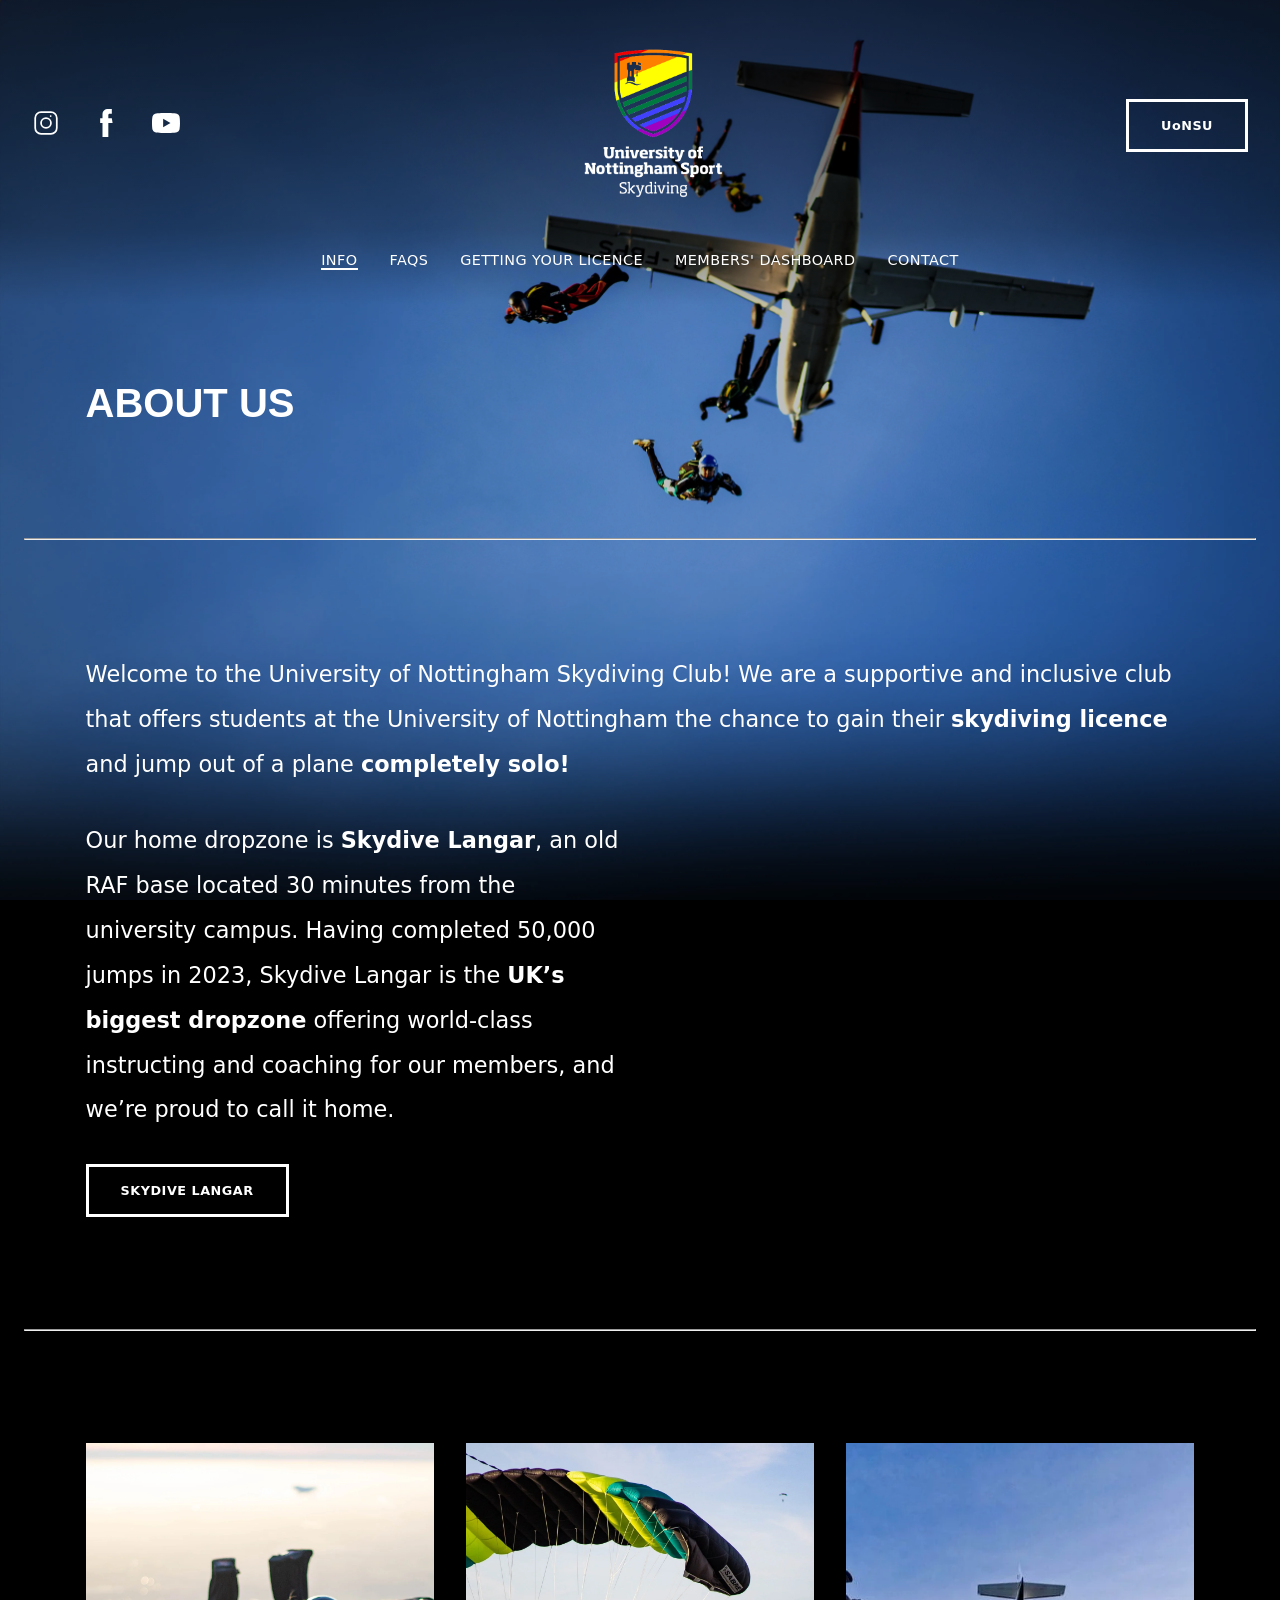
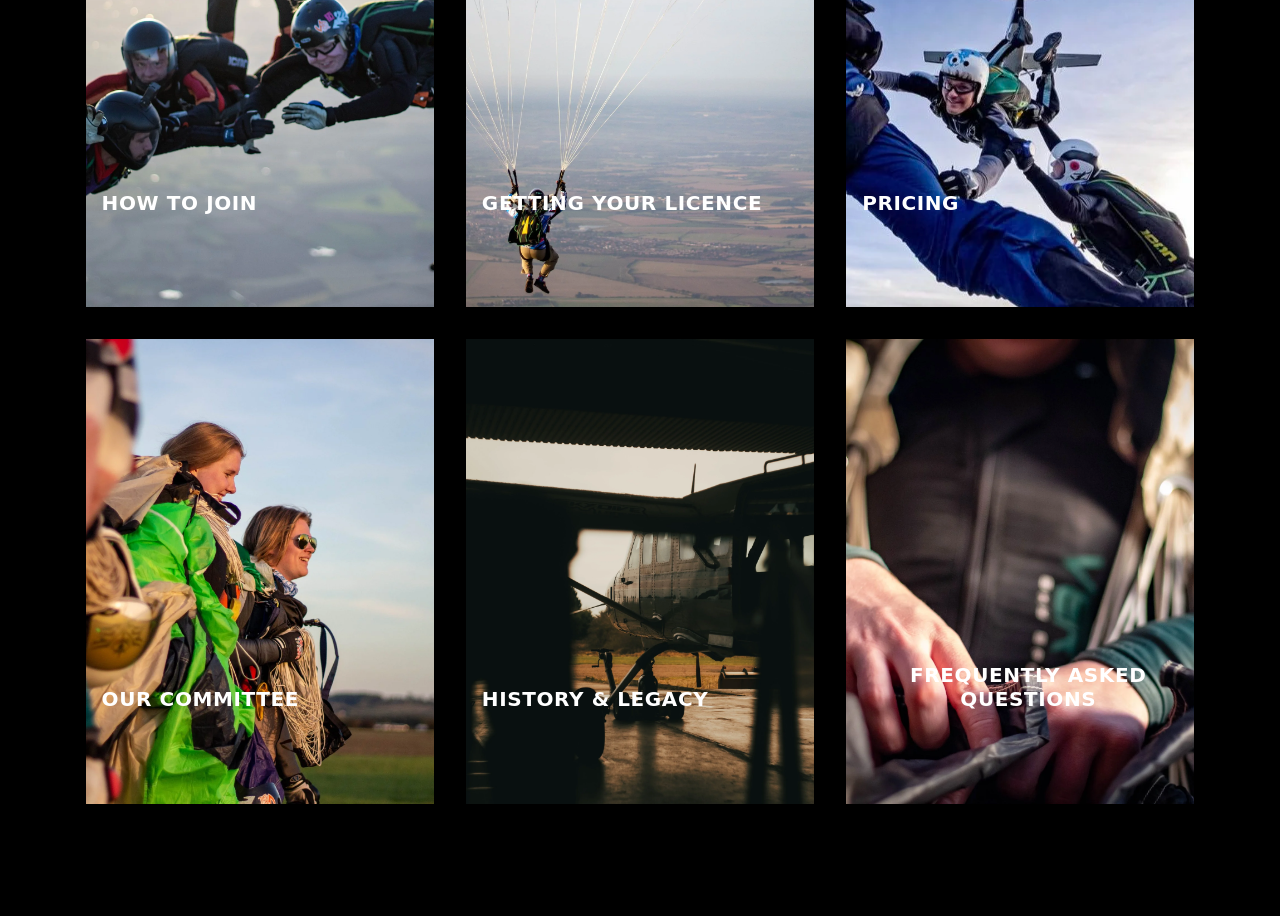
<file: info.html>
<!DOCTYPE html>
<html lang="en">
<head>
  <meta charset="UTF-8" />
  <meta name="viewport" content="width=device-width, initial-scale=1.0" />
  <title>Info – UoN Skydiving Club</title>

  <link rel="stylesheet" href="style.css">
</head>
<body class="info-page">

  <!-- ================= HEADER ================= -->
  <header class="site-header">
    <div class="header-top">
      <div class="social">
        <a href="https://www.instagram.com/uonskydiving/" target="_blank" rel="noopener noreferrer" aria-label="Instagram">
          <svg xmlns="http://www.w3.org/2000/svg" viewBox="0 0 24 24"><path d="M7.75 2h8.5A5.75 5.75 0 0122 7.75v8.5A5.75 5.75 0 0116.25 22h-8.5A5.75 5.75 0 012 16.25v-8.5A5.75 5.75 0 017.75 2zm0 1.5A4.25 4.25 0 003.5 7.75v8.5A4.25 4.25 0 007.75 20.5h8.5a4.25 4.25 0 004.25-4.25v-8.5A4.25 4.25 0 0016.25 3.5h-8.5zm8.25 1.75a.75.75 0 110 1.5.75.75 0 010-1.5zM12 7a5 5 0 110 10 5 5 0 010-10zm0 1.5a3.5 3.5 0 100 7 3.5 3.5 0 000-7z"/></svg>
        </a>
        <a href="https://www.facebook.com/UoNSkydiving" target="_blank" rel="noopener noreferrer" aria-label="Facebook">
          <svg xmlns="http://www.w3.org/2000/svg" viewBox="0 0 24 24"><path d="M9 8H7v4h2v12h5V12h3.642L17 8h-3V5.672C14 4.474 14.265 4 15.179 4H17V0h-2.928C10.807 0 9 1.66 9 4.615V8z"/></svg>
        </a>
        <a href="https://www.youtube.com/@uonskydiving1700" target="_blank" rel="noopener noreferrer" aria-label="YouTube">
          <svg xmlns="http://www.w3.org/2000/svg" viewBox="0 0 24 24"><path d="M23.498 6.186a2.997 2.997 0 00-2.11-2.12C19.645 3.444 12 3.444 12 3.444s-7.644 0-9.388.622a2.997 2.997 0 00-2.11 2.12C0 7.932 0 12 0 12s0 4.069.502 5.814a2.997 2.997 0 002.11 2.12c1.744.622 9.388.622 9.388.622s7.645 0 9.389-.622a2.997 2.997 0 002.11-2.12C24 16.068 24 12 24 12s0-4.068-.502-5.814zM9.545 15.568V8.432L15.818 12l-6.273 3.568z"/></svg>
        </a>
      </div>

      <a href="index.html">
        <img src="Images/header_logo.png" alt="University of Nottingham Sport – Skydiving" class="logo">
      </a>

      <a href="https://su.nottingham.ac.uk/activities/view/skydive" target="_blank" rel="noopener noreferrer" class="btn-su">UoNSU</a>
    </div>

    <nav class="main-nav">
      <ul>
        <li><a href="info.html" class="active">INFO</a></li>
        <li><a href="faqs.html">FAQS</a></li>
        <li><a href="getting-your-licence.html">GETTING YOUR LICENCE</a></li>
        <li><a href="members-dashboard.html">MEMBERS' DASHBOARD</a></li>
        <li><a href="contact-us.html">CONTACT</a></li>
      </ul>
    </nav>
  </header>

  <!-- ============== MAIN ============== -->
  <main class="info-main">
    <section class="section container">
      <h1 class="page-title">ABOUT US</h1>
    </section>
    <hr class="divider" />

    <section class="about-section section container">
      <p class="about-text">Welcome to the University of Nottingham Skydiving Club! We are a supportive and inclusive club that offers students at the University of Nottingham the chance to gain their <b>skydiving licence</b> and jump out of a plane <b>completely solo!</b></p>

      <div class="about-row">
        <div class="about-column">
          <p class="about-text">Our home dropzone is <b>Skydive Langar</b>, an old RAF base located 30&nbsp;minutes from the university campus. Having completed 50,000 jumps in 2023, Skydive Langar is the <b>UK’s biggest dropzone</b> offering world‑class instructing and coaching for our members, and we’re proud to call it home.</p>

          <a href="https://www.skydivelangar.co.uk" target="_blank" rel="noopener noreferrer" class="btn-su btn-langar">SKYDIVE LANGAR</a>
        </div>

        <div class="about-map">
          <iframe src="https://maps.google.com/maps?q=Skydive%20Langar&t=k&z=13&ie=UTF8&iwloc=&output=embed" loading="lazy" referrerpolicy="no-referrer-when-downgrade"></iframe>
        </div>
      </div>
    </section>

    <hr class="divider" />

    <section class="tile-grid section container">
      <a href="how-to-join.html">
        <img src="Images/How To Join Thumbnail.webp" alt="How to join">
        <span>HOW TO JOIN</span>
      </a>
      <a href="getting-your-licence.html">
        <img src="Images/Getting Your Licence Thumbnail.webp" alt="Getting your licence">
        <span>GETTING YOUR LICENCE</span>
      </a>
      <a href="prices.html">
        <img src="Images/Pricing Thumbnail.webp" alt="Pricing">
        <span>PRICING</span>
      </a>
      <a href="our-committee.html">
        <img src="Images/Our Committee Thumbnail.webp" alt="Our committee">
        <span>OUR COMMITTEE</span>
      </a>
      <a href="history-and-legacy.html">
        <img src="Images/History Legacy Thumbnail.webp" alt="History and legacy">
        <span>HISTORY &amp; LEGACY</span>
      </a>
      <a href="faqs.html">
        <img src="Images/FAQ Thumbnail.webp" alt="Frequently asked questions">
        <span>FREQUENTLY ASKED QUESTIONS</span>
      </a>
    </section>
  </main>

</body>
</html>
</file>
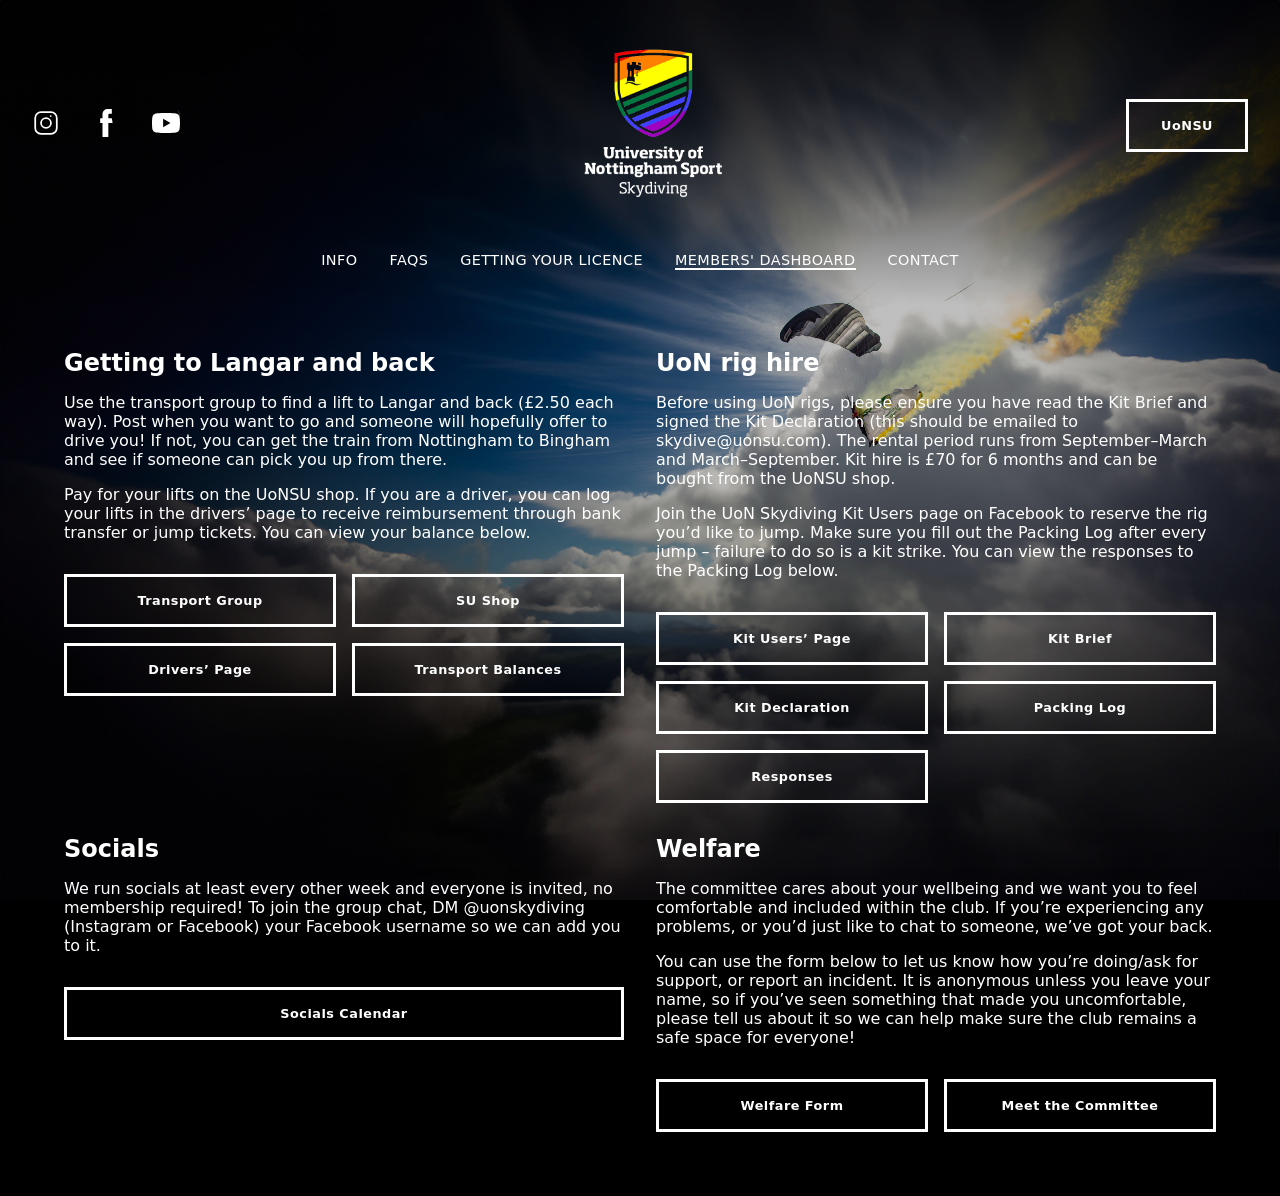
<file: members-dashboard.html>
<!DOCTYPE html>
<html lang="en">
<head>
    <meta charset="UTF-8">
    <meta name="viewport" content="width=device-width, initial-scale=1.0">
    <title>Members' Dashboard – UoN Skydiving Club</title>
    <link rel="stylesheet" href="style.css">
</head>
<body class="soho-font">

    <!-- ================= HEADER ================= -->
    <header class="site-header">
        <div class="header-top">
            <div class="social">
                <a href="https://www.instagram.com/uonskydiving/" target="_blank" rel="noopener noreferrer" aria-label="Instagram">
                    <svg xmlns="http://www.w3.org/2000/svg" viewBox="0 0 24 24">
                        <path d="M7.75 2h8.5A5.75 5.75 0 0122 7.75v8.5A5.75 5.75 0 0116.25 22h-8.5A5.75 5.75 0 012 16.25v-8.5A5.75 5.75 0 017.75 2zm0 1.5A4.25 4.25 0 003.5 7.75v8.5A4.25 4.25 0 007.75 20.5h8.5a4.25 4.25 0 004.25-4.25v-8.5A4.25 4.25 0 0016.25 3.5h-8.5zm8.25 1.75a.75.75 0 110 1.5.75.75 0 010-1.5zM12 7a5 5 0 110 10 5 5 0 010-10zm0 1.5a3.5 3.5 0 100 7 3.5 3.5 0 000-7z"/>
                    </svg>
                </a>
                <a href="https://www.facebook.com/UoNSkydiving" target="_blank" rel="noopener noreferrer" aria-label="Facebook">
                    <svg xmlns="http://www.w3.org/2000/svg" viewBox="0 0 24 24">
                        <path d="M9 8H7v4h2v12h5V12h3.642L17 8h-3V5.672C14 4.474 14.265 4 15.179 4H17V0h-2.928C10.807 0 9 1.66 9 4.615V8z"/>
                    </svg>
                </a>
                <a href="https://www.youtube.com/@uonskydiving1700" target="_blank" rel="noopener noreferrer" aria-label="YouTube">
                    <svg xmlns="http://www.w3.org/2000/svg" viewBox="0 0 24 24">
                        <path d="M23.498 6.186a2.997 2.997 0 00-2.11-2.12C19.645 3.444 12 3.444 12 3.444s-7.644 0-9.388.622a2.997 2.997 0 00-2.11 2.12C0 7.932 0 12 0 12s0 4.069.502 5.814a2.997 2.997 0 002.11 2.12c1.744.622 9.388.622 9.388.622s7.645 0 9.389-.622a2.997 2.997 0 002.11-2.12C24 16.068 24 12 24 12s0-4.068-.502-5.814-.502-5.814-.502-5.814zM9.545 15.568V8.432L15.818 12l-6.273 3.568z"/>
                    </svg>
                </a>
            </div>

            <a href="index.html">
                <img src="Images/header_logo.png" alt="University of Nottingham Sport – Skydiving" class="logo">
            </a>

            <a href="https://su.nottingham.ac.uk/activities/view/skydive" target="_blank" rel="noopener noreferrer" class="btn-su">UoNSU</a>
        </div>

        <nav class="main-nav">
            <ul>
                <li><a href="info.html">INFO</a></li>
                <li><a href="faqs.html">FAQS</a></li>
                <li><a href="getting-your-licence.html">GETTING YOUR LICENCE</a></li>
                <li><a href="members-dashboard.html" class="active">MEMBERS' DASHBOARD</a></li>
                <li><a href="contact-us.html">CONTACT</a></li>
            </ul>
        </nav>
    </header>

    <!-- ================= MAIN CONTENT ================= -->
    <main>
        <section class="dashboard-grid section container">
            <div class="dashboard-item">
                <h2>Getting to Langar and back</h2>
                <p>Use the transport group to find a lift to Langar and back (£2.50 each way). Post when you want to go and someone will hopefully offer to drive you! If not, you can get the train from Nottingham to Bingham and see if someone can pick you up from there.</p>
                <p>Pay for your lifts on the UoNSU shop. If you are a driver, you can log your lifts in the drivers’ page to receive reimbursement through bank transfer or jump tickets. You can view your balance below.</p>
                <div class="btn-grid">
                    <a href="#" class="btn-su">Transport Group</a>
                    <a href="#" class="btn-su">SU Shop</a>
                    <a href="#" class="btn-su">Drivers’ Page</a>
                    <a href="#" class="btn-su">Transport Balances</a>
                </div>
            </div>

            <div class="dashboard-item">
                <h2>UoN rig hire</h2>
                <p>Before using UoN rigs, please ensure you have read the Kit Brief and signed the Kit Declaration (this should be emailed to skydive@uonsu.com). The rental period runs from September–March and March–September. Kit hire is £70 for 6 months and can be bought from the UoNSU shop.</p>
                <p>Join the UoN Skydiving Kit Users page on Facebook to reserve the rig you’d like to jump. Make sure you fill out the Packing Log after every jump – failure to do so is a kit strike. You can view the responses to the Packing Log below.</p>
                <div class="btn-grid">
                    <a href="#" class="btn-su">Kit Users’ Page</a>
                    <a href="#" class="btn-su">Kit Brief</a>
                    <a href="#" class="btn-su">Kit Declaration</a>
                    <a href="#" class="btn-su">Packing Log</a>
                    <a href="#" class="btn-su">Responses</a>
                </div>
            </div>

            <div class="dashboard-item">
                <h2>Socials</h2>
                <p>We run socials at least every other week and everyone is invited, no membership required! To join the group chat, DM @uonskydiving (Instagram or Facebook) your Facebook username so we can add you to it.</p>
                <div class="btn-grid">
                    <a href="#" class="btn-su">Socials Calendar</a>
                </div>
            </div>

            <div class="dashboard-item">
                <h2>Welfare</h2>
                <p>The committee cares about your wellbeing and we want you to feel comfortable and included within the club. If you’re experiencing any problems, or you’d just like to chat to someone, we’ve got your back.</p>
                <p>You can use the form below to let us know how you’re doing/ask for support, or report an incident. It is anonymous unless you leave your name, so if you’ve seen something that made you uncomfortable, please tell us about it so we can help make sure the club remains a safe space for everyone!</p>
                <div class="btn-grid">
                    <a href="#" class="btn-su">Welfare Form</a>
                    <a href="#" class="btn-su">Meet the Committee</a>
                </div>
            </div>
        </section>
    </main>

</body>
</html>
</file>
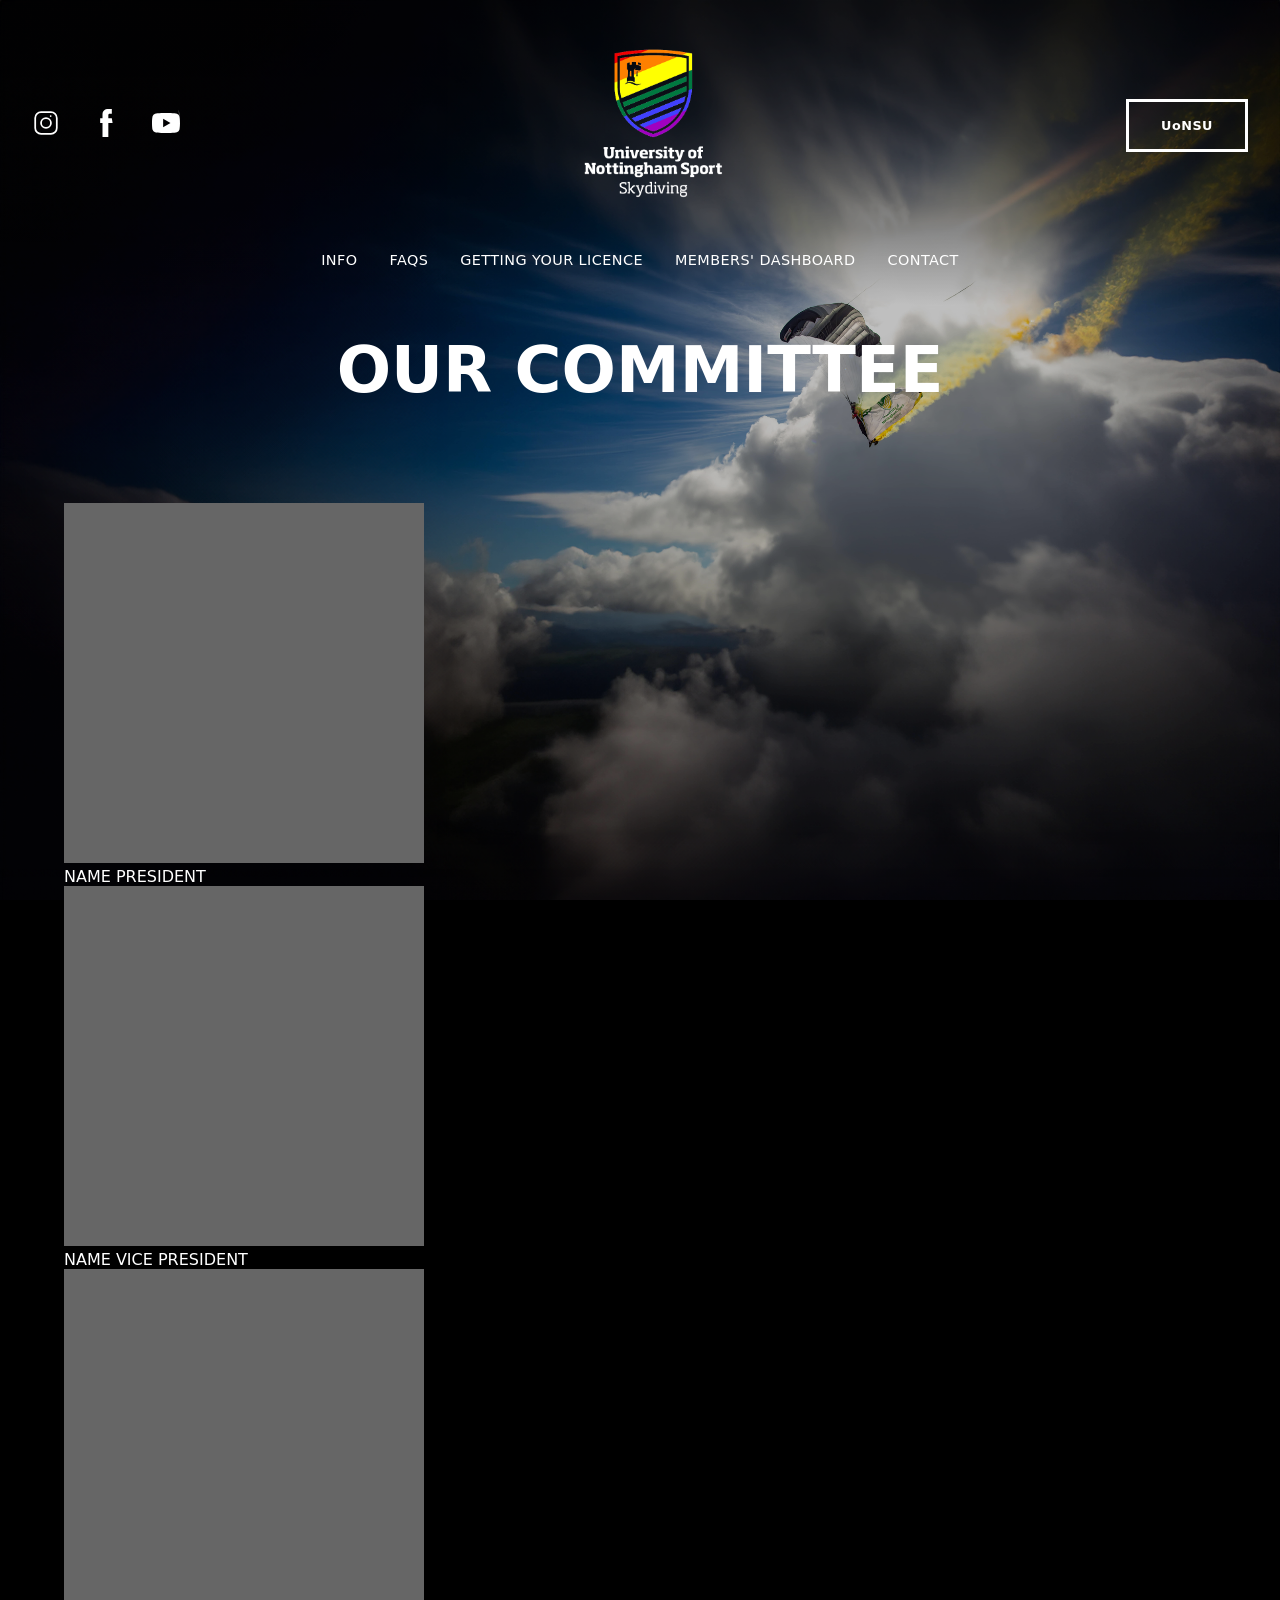
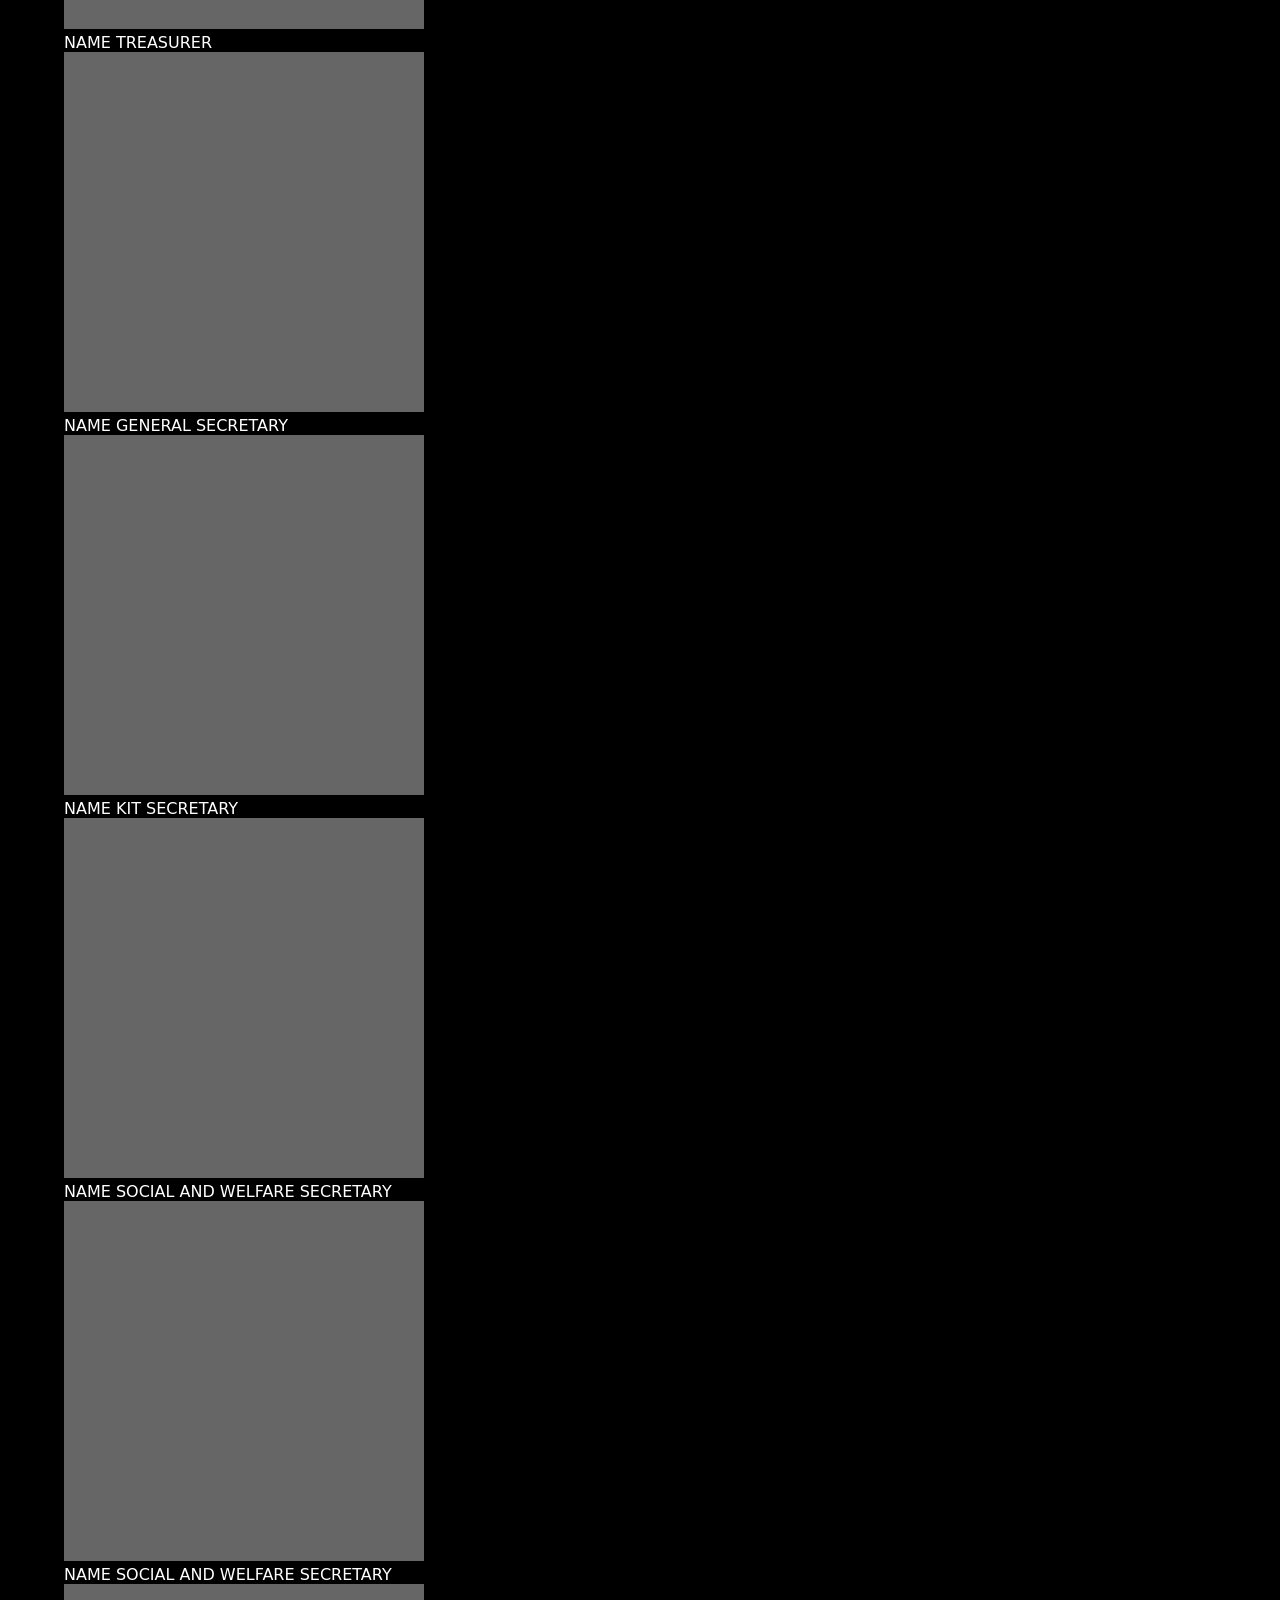
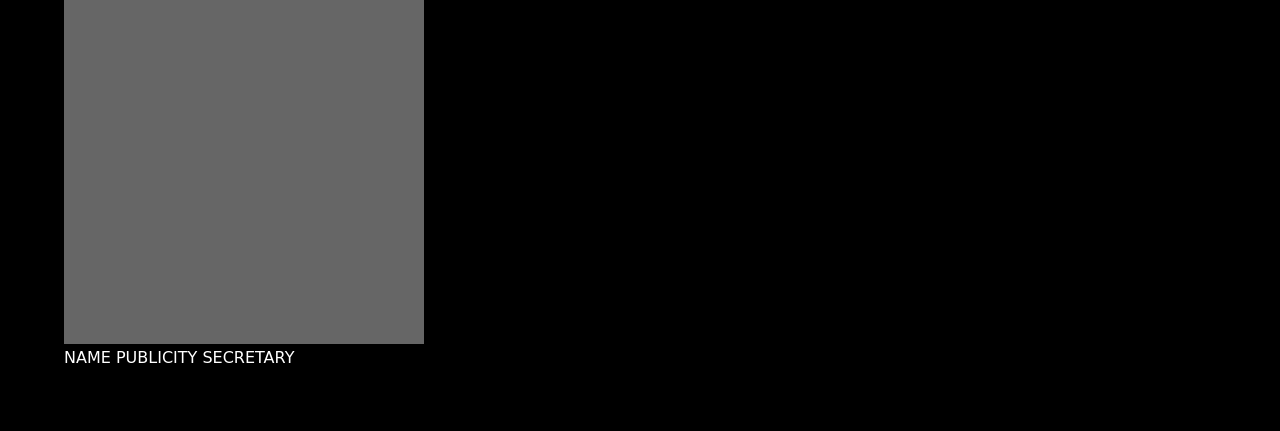
<file: our-committee.html>
<!DOCTYPE html>
<html lang="en">
<head>
    <meta charset="UTF-8">
    <meta name="viewport" content="width=device-width, initial-scale=1.0">
    <title>Our Committee – UoN Skydiving Club</title>
    <link rel="stylesheet" href="style.css">
</head>
<body class="committee-page">

    <!-- ================= HEADER ================= -->
    <header class="site-header">
        <div class="header-top">
            <div class="social">
                <a href="https://www.instagram.com/uonskydiving/" target="_blank" rel="noopener noreferrer" aria-label="Instagram">
                    <svg xmlns="http://www.w3.org/2000/svg" viewBox="0 0 24 24">
                        <path d="M7.75 2h8.5A5.75 5.75 0 0122 7.75v8.5A5.75 5.75 0 0116.25 22h-8.5A5.75 5.75 0 012 16.25v-8.5A5.75 5.75 0 017.75 2zm0 1.5A4.25 4.25 0 003.5 7.75v8.5A4.25 4.25 0 007.75 20.5h8.5a4.25 4.25 0 004.25-4.25v-8.5A4.25 4.25 0 0016.25 3.5h-8.5zm8.25 1.75a.75.75 0 110 1.5.75.75 0 010-1.5zM12 7a5 5 0 110 10 5 5 0 010-10zm0 1.5a3.5 3.5 0 100 7 3.5 3.5 0 000-7z"/>
                    </svg>
                </a>
                <a href="https://www.facebook.com/UoNSkydiving" target="_blank" rel="noopener noreferrer" aria-label="Facebook">
                    <svg xmlns="http://www.w3.org/2000/svg" viewBox="0 0 24 24">
                        <path d="M9 8H7v4h2v12h5V12h3.642L17 8h-3V5.672C14 4.474 14.265 4 15.179 4H17V0h-2.928C10.807 0 9 1.66 9 4.615V8z"/>
                    </svg>
                </a>
                <a href="https://www.youtube.com/@uonskydiving1700" target="_blank" rel="noopener noreferrer" aria-label="YouTube">
                    <svg xmlns="http://www.w3.org/2000/svg" viewBox="0 0 24 24">
                        <path d="M23.498 6.186a2.997 2.997 0 00-2.11-2.12C19.645 3.444 12 3.444 12 3.444s-7.644 0-9.388.622a2.997 2.997 0 00-2.11 2.12C0 7.932 0 12 0 12s0 4.069.502 5.814a2.997 2.997 0 002.11 2.12c1.744.622 9.388.622 9.388.622s7.645 0 9.389-.622a2.997 2.997 0 002.11-2.12C24 16.068 24 12 24 12s0-4.068-.502-5.814-.502-5.814-.502-5.814zM9.545 15.568V8.432L15.818 12l-6.273 3.568z"/>
                    </svg>
                </a>
            </div>

            <a href="index.html">
                <img src="Images/header_logo.png" alt="University of Nottingham Sport – Skydiving" class="logo">
            </a>

            <a href="https://su.nottingham.ac.uk/activities/view/skydive" target="_blank" rel="noopener noreferrer" class="btn-su">UoNSU</a>
        </div>

        <nav class="main-nav">
            <ul>
                <li><a href="info.html">INFO</a></li>
                <li><a href="faqs.html">FAQS</a></li>
                <li><a href="getting-your-licence.html">GETTING YOUR LICENCE</a></li>
                <li><a href="members-dashboard.html">MEMBERS' DASHBOARD</a></li>
                <li><a href="contact-us.html">CONTACT</a></li>
            </ul>
        </nav>
    </header>

    <!-- ================= MAIN CONTENT ================= -->
    <main>
        <section class="hero committee-hero section">
            <div class="container">
                <h1 class="tagline big-tag">Our COMMITTEE</h1>
            </div>
        </section>

        <section class="committee-section section">
            <div class="committee-grid container">
                <figure class="committee-card" tabindex="0">
                    <img src="Images/committee/placeholder.svg" alt="Photo of President">
                    <figcaption>
                        <span class="committee-name">NAME</span>
                        <span class="committee-role">PRESIDENT</span>
                    </figcaption>
                </figure>

                <figure class="committee-card" tabindex="0">
                    <img src="Images/committee/placeholder.svg" alt="Photo of Vice President">
                    <figcaption>
                        <span class="committee-name">NAME</span>
                        <span class="committee-role">VICE PRESIDENT</span>
                    </figcaption>
                </figure>

                <figure class="committee-card" tabindex="0">
                    <img src="Images/committee/placeholder.svg" alt="Photo of Treasurer">
                    <figcaption>
                        <span class="committee-name">NAME</span>
                        <span class="committee-role">TREASURER</span>
                    </figcaption>
                </figure>

                <figure class="committee-card" tabindex="0">
                    <img src="Images/committee/placeholder.svg" alt="Photo of General Secretary">
                    <figcaption>
                        <span class="committee-name">NAME</span>
                        <span class="committee-role">GENERAL SECRETARY</span>
                    </figcaption>
                </figure>

                <figure class="committee-card" tabindex="0">
                    <img src="Images/committee/placeholder.svg" alt="Photo of Kit Secretary">
                    <figcaption>
                        <span class="committee-name">NAME</span>
                        <span class="committee-role">KIT SECRETARY</span>
                    </figcaption>
                </figure>

                <figure class="committee-card" tabindex="0">
                    <img src="Images/committee/placeholder.svg" alt="Photo of Social and Welfare Secretary">
                    <figcaption>
                        <span class="committee-name">NAME</span>
                        <span class="committee-role">SOCIAL AND WELFARE SECRETARY</span>
                    </figcaption>
                </figure>

                <figure class="committee-card" tabindex="0">
                    <img src="Images/committee/placeholder.svg" alt="Photo of Social and Welfare Secretary">
                    <figcaption>
                        <span class="committee-name">NAME</span>
                        <span class="committee-role">SOCIAL AND WELFARE SECRETARY</span>
                    </figcaption>
                </figure>

                <figure class="committee-card" tabindex="0">
                    <img src="Images/committee/placeholder.svg" alt="Photo of Publicity Secretary">
                    <figcaption>
                        <span class="committee-name">NAME</span>
                        <span class="committee-role">PUBLICITY SECRETARY</span>
                    </figcaption>
                </figure>
            </div>
        </section>
    </main>

</body>
</html>
</file>
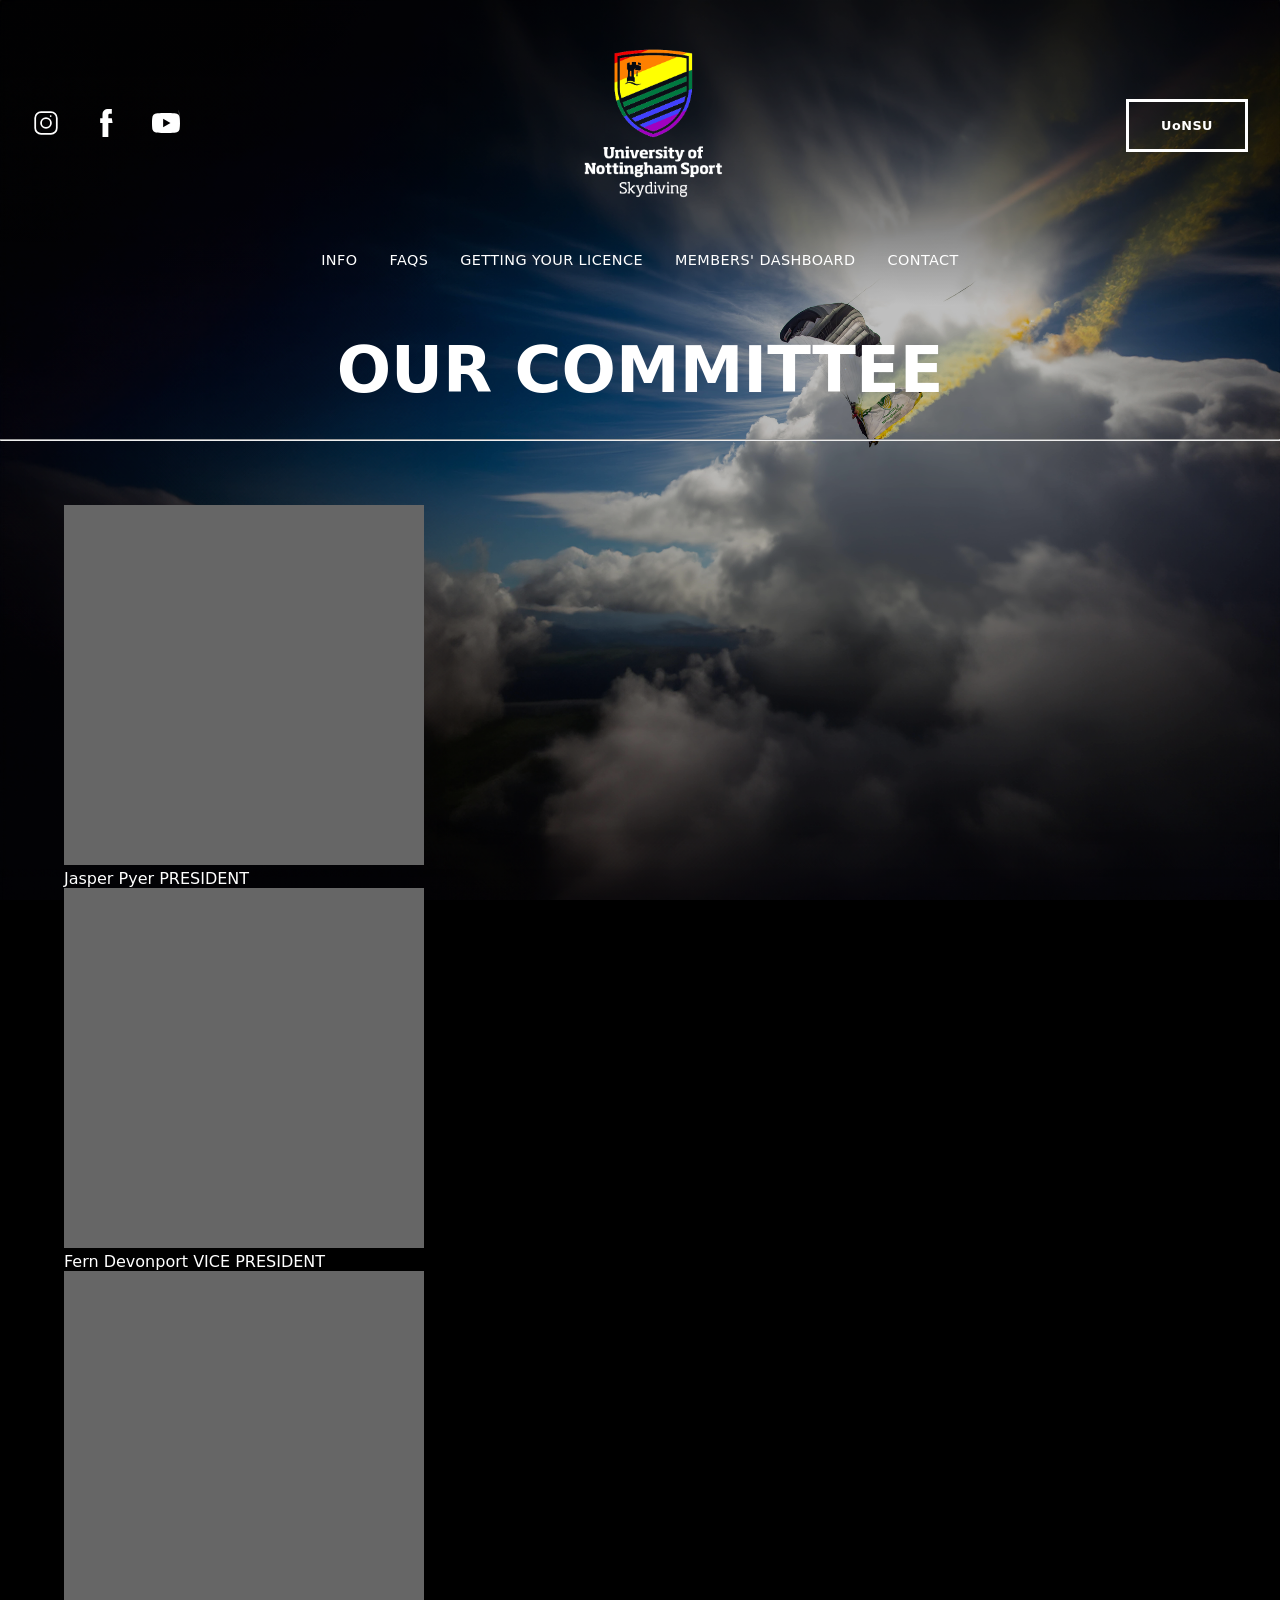
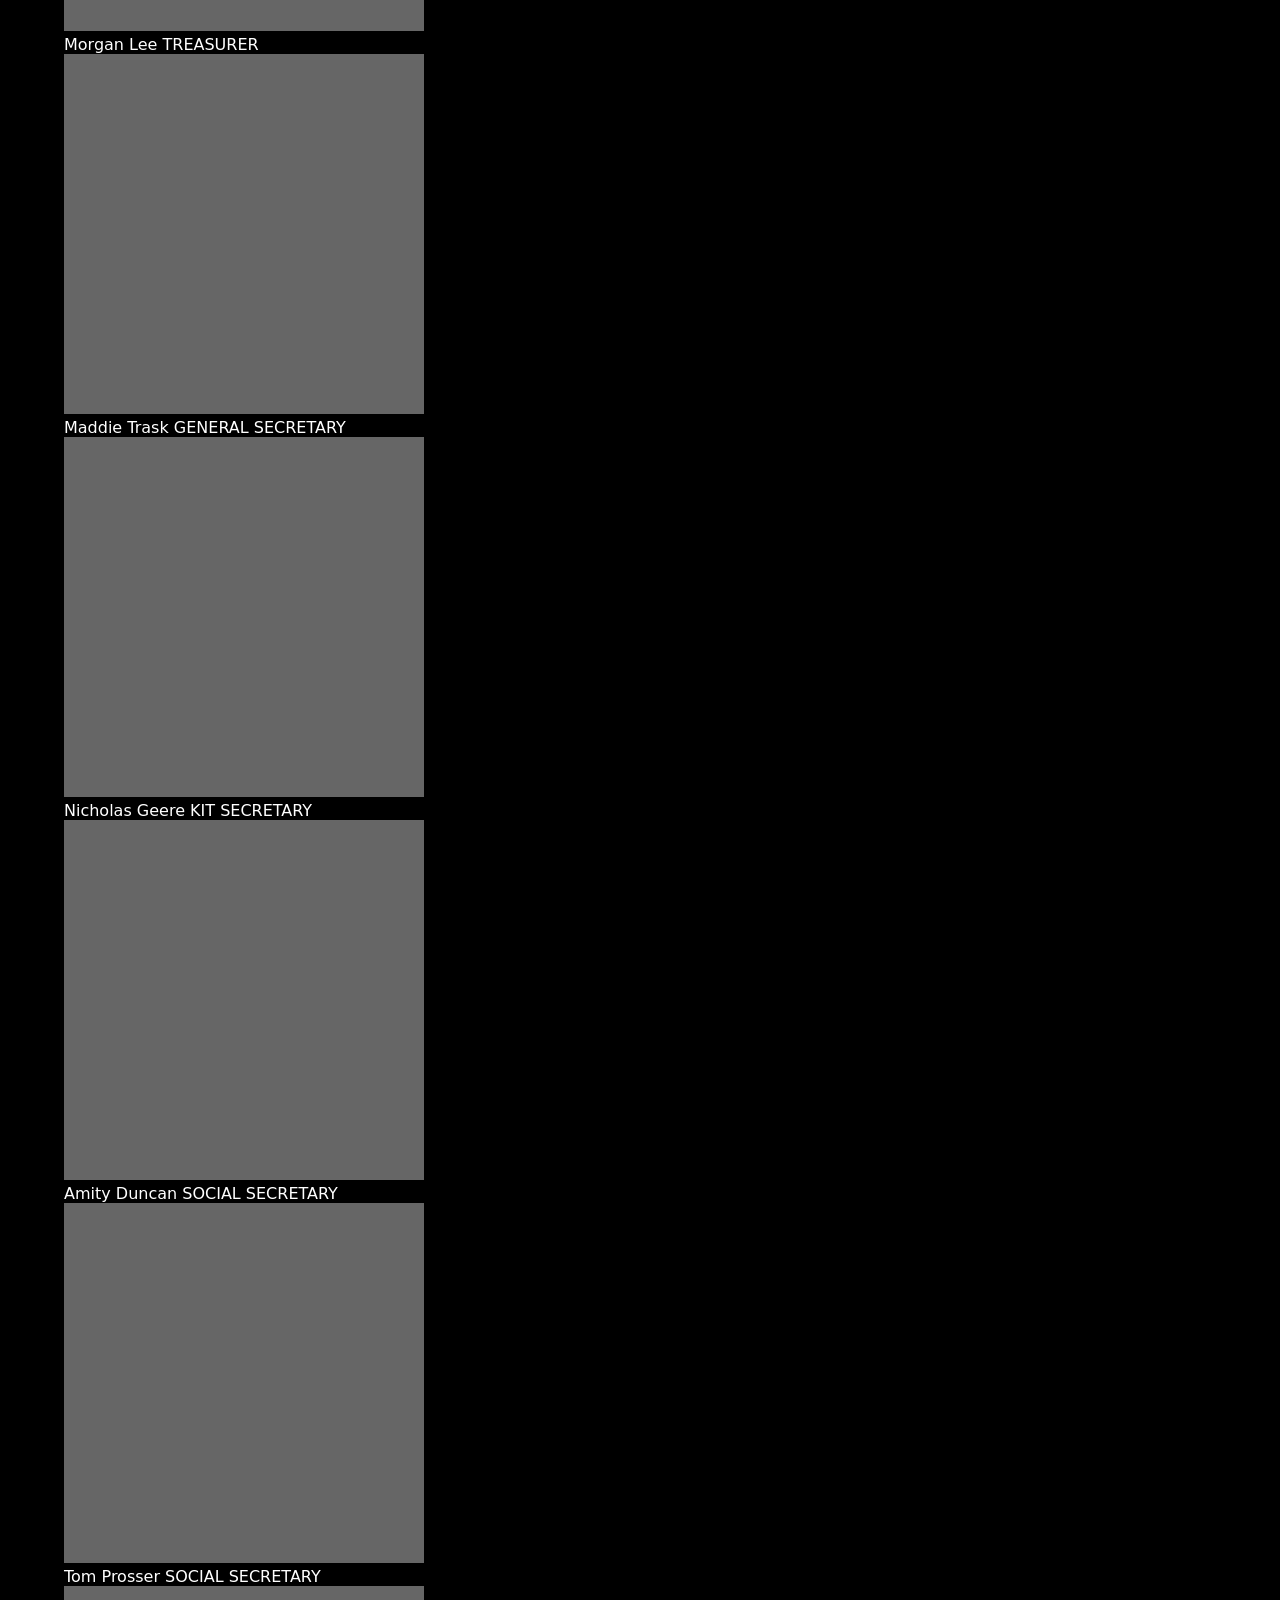
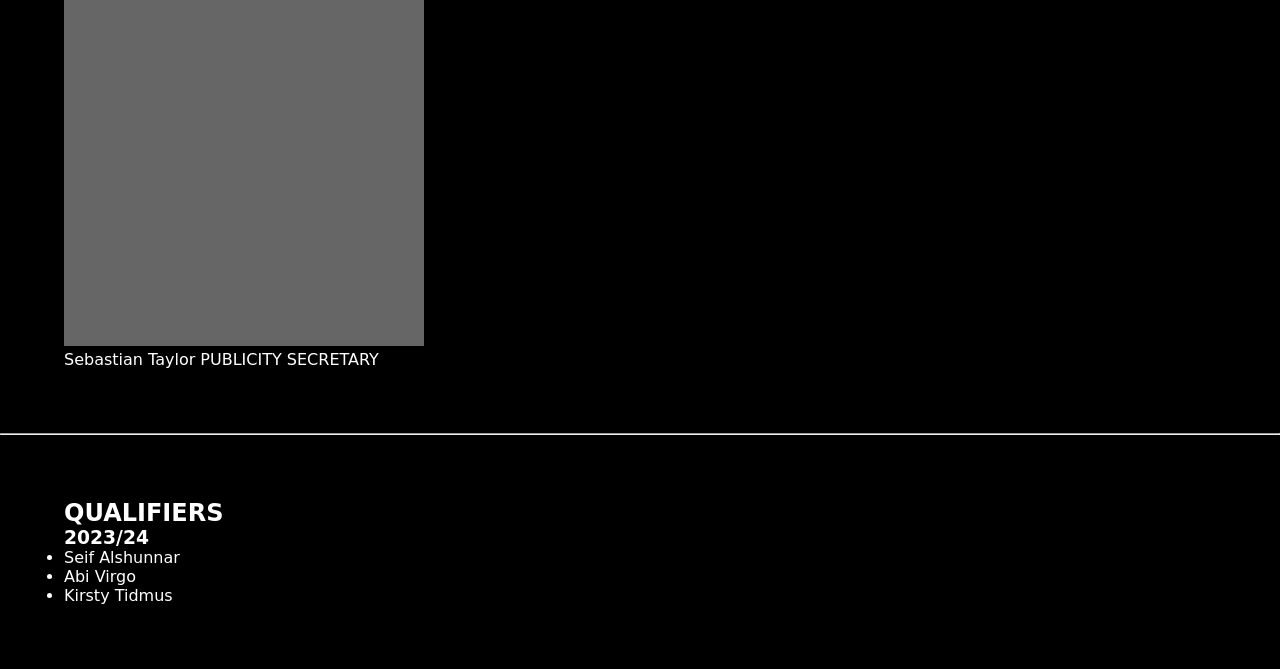
<file: past-committee.html>
<!DOCTYPE html>
<html lang="en">
<head>
    <meta charset="UTF-8">
    <meta name="viewport" content="width=device-width, initial-scale=1.0">
    <title>Past Committee – UoN Skydiving Club</title>
    <link rel="stylesheet" href="style.css">
</head>
<body class="committee-page">

    <!-- ================= HEADER ================= -->
    <header class="site-header">
        <div class="header-top">
            <div class="social">
                <a href="https://www.instagram.com/uonskydiving/" target="_blank" rel="noopener noreferrer" aria-label="Instagram">
                    <svg xmlns="http://www.w3.org/2000/svg" viewBox="0 0 24 24">
                        <path d="M7.75 2h8.5A5.75 5.75 0 0122 7.75v8.5A5.75 5.75 0 0116.25 22h-8.5A5.75 5.75 0 012 16.25v-8.5A5.75 5.75 0 017.75 2zm0 1.5A4.25 4.25 0 003.5 7.75v8.5A4.25 4.25 0 007.75 20.5h8.5a4.25 4.25 0 004.25-4.25v-8.5A4.25 4.25 0 0016.25 3.5h-8.5zm8.25 1.75a.75.75 0 110 1.5.75.75 0 010-1.5zM12 7a5 5 0 110 10 5 5 0 010-10zm0 1.5a3.5 3.5 0 100 7 3.5 3.5 0 000-7z"/>
                    </svg>
                </a>
                <a href="https://www.facebook.com/UoNSkydiving" target="_blank" rel="noopener noreferrer" aria-label="Facebook">
                    <svg xmlns="http://www.w3.org/2000/svg" viewBox="0 0 24 24">
                        <path d="M9 8H7v4h2v12h5V12h3.642L17 8h-3V5.672C14 4.474 14.265 4 15.179 4H17V0h-2.928C10.807 0 9 1.66 9 4.615V8z"/>
                    </svg>
                </a>
                <a href="https://www.youtube.com/@uonskydiving1700" target="_blank" rel="noopener noreferrer" aria-label="YouTube">
                    <svg xmlns="http://www.w3.org/2000/svg" viewBox="0 0 24 24">
                        <path d="M23.498 6.186a2.997 2.997 0 00-2.11-2.12C19.645 3.444 12 3.444 12 3.444s-7.644 0-9.388.622a2.997 2.997 0 00-2.11 2.12C0 7.932 0 12 0 12s0 4.069.502 5.814a2.997 2.997 0 002.11 2.12c1.744.622 9.388.622 9.388.622s7.645 0 9.389-.622a2.997 2.997 0 002.11-2.12C24 16.068 24 12 24 12s0-4.068-.502-5.814-.502-5.814-.502-5.814zM9.545 15.568V8.432L15.818 12l-6.273 3.568z"/>
                    </svg>
                </a>
            </div>

            <a href="index.html">
                <img src="Images/header_logo.png" alt="University of Nottingham Sport – Skydiving" class="logo">
            </a>

            <a href="https://su.nottingham.ac.uk/activities/view/skydive" target="_blank" rel="noopener noreferrer" class="btn-su">UoNSU</a>
        </div>

        <nav class="main-nav">
            <ul>
                <li><a href="info.html">INFO</a></li>
                <li><a href="faqs.html">FAQS</a></li>
                <li><a href="getting-your-licence.html">GETTING YOUR LICENCE</a></li>
                <li><a href="members-dashboard.html">MEMBERS' DASHBOARD</a></li>
                <li><a href="contact-us.html">CONTACT</a></li>
            </ul>
        </nav>
    </header>

    <!-- ================= MAIN CONTENT ================= -->
    <main>
        <section class="hero past-committee-hero section">
            <div class="container">
                <h1 class="tagline big-tag">OUR COMMITTEE</h1>
            </div>
        </section>

        <hr class="divider" />

        <section class="committee-section section">
            <div class="committee-grid container">
                <figure class="committee-card" tabindex="0">
                    <img src="Images/committee/placeholder.svg" alt="Headshot of Jasper Pyer" onerror="this.onerror=null;this.src='Images/committee/placeholder.svg';">
                    <figcaption>
                        <span class="committee-name">Jasper Pyer</span>
                        <span class="committee-role">PRESIDENT</span>
                    </figcaption>
                </figure>

                <figure class="committee-card" tabindex="0">
                    <img src="Images/committee/placeholder.svg" alt="Headshot of Fern Devonport" onerror="this.onerror=null;this.src='Images/committee/placeholder.svg';">
                    <figcaption>
                        <span class="committee-name">Fern Devonport</span>
                        <span class="committee-role">VICE PRESIDENT</span>
                    </figcaption>
                </figure>

                <figure class="committee-card" tabindex="0">
                    <img src="Images/committee/placeholder.svg" alt="Headshot of Morgan Lee" onerror="this.onerror=null;this.src='Images/committee/placeholder.svg';">
                    <figcaption>
                        <span class="committee-name">Morgan Lee</span>
                        <span class="committee-role">TREASURER</span>
                    </figcaption>
                </figure>

                <figure class="committee-card" tabindex="0">
                    <img src="Images/committee/placeholder.svg" alt="Headshot of Maddie Trask" onerror="this.onerror=null;this.src='Images/committee/placeholder.svg';">
                    <figcaption>
                        <span class="committee-name">Maddie Trask</span>
                        <span class="committee-role">GENERAL SECRETARY</span>
                    </figcaption>
                </figure>

                <figure class="committee-card" tabindex="0">
                    <img src="Images/committee/placeholder.svg" alt="Headshot of Nicholas Geere" onerror="this.onerror=null;this.src='Images/committee/placeholder.svg';">
                    <figcaption>
                        <span class="committee-name">Nicholas Geere</span>
                        <span class="committee-role">KIT SECRETARY</span>
                    </figcaption>
                </figure>

                <figure class="committee-card" tabindex="0">
                    <img src="Images/committee/placeholder.svg" alt="Headshot of Amity Duncan" onerror="this.onerror=null;this.src='Images/committee/placeholder.svg';">
                    <figcaption>
                        <span class="committee-name">Amity Duncan</span>
                        <span class="committee-role">SOCIAL SECRETARY</span>
                    </figcaption>
                </figure>

                <figure class="committee-card" tabindex="0">
                    <img src="Images/committee/placeholder.svg" alt="Headshot of Tom Prosser" onerror="this.onerror=null;this.src='Images/committee/placeholder.svg';">
                    <figcaption>
                        <span class="committee-name">Tom Prosser</span>
                        <span class="committee-role">SOCIAL SECRETARY</span>
                    </figcaption>
                </figure>

                <figure class="committee-card" tabindex="0">
                    <img src="Images/committee/placeholder.svg" alt="Headshot of Sebastian Taylor" onerror="this.onerror=null;this.src='Images/committee/placeholder.svg';">
                    <figcaption>
                        <span class="committee-name">Sebastian Taylor</span>
                        <span class="committee-role">PUBLICITY SECRETARY</span>
                    </figcaption>
                </figure>
            </div>
        </section>

        <hr class="divider" />

        <section class="qualifiers-section section container">
            <h2>QUALIFIERS</h2>
            <h3>2023/24</h3>
            <ul class="qualifiers-list">
                <li>Seif Alshunnar</li>
                <li>Abi Virgo</li>
                <li>Kirsty Tidmus</li>
            </ul>
        </section>
    </main>

</body>
</html>
</file>
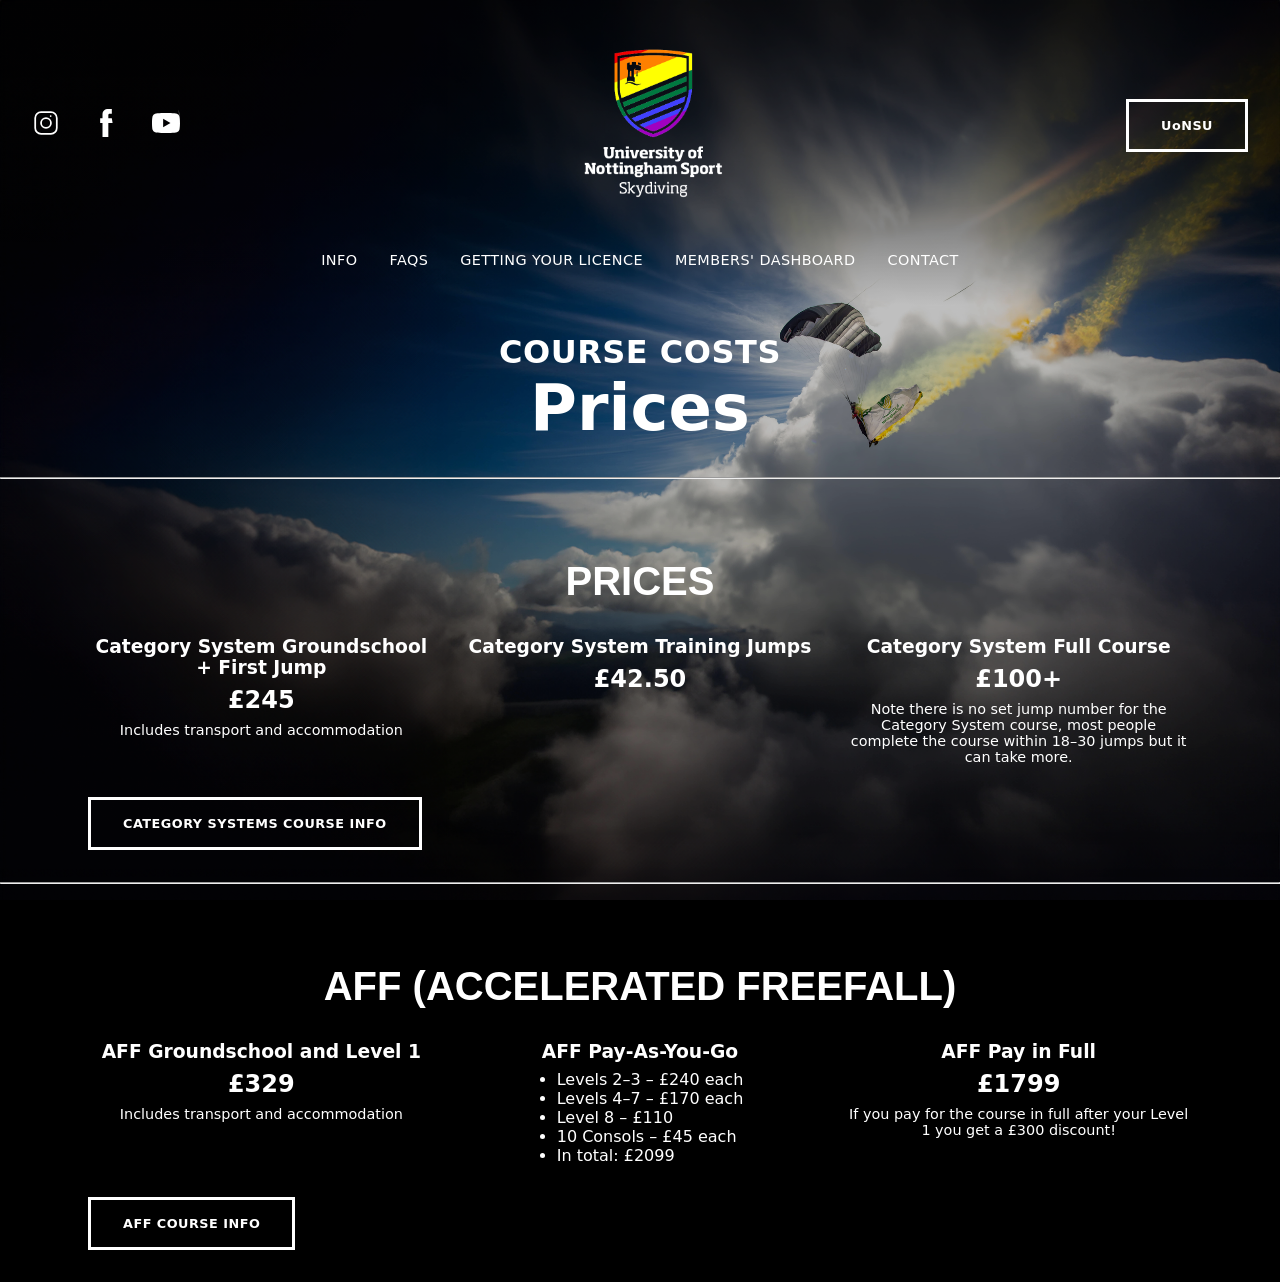
<file: prices.html>
<!DOCTYPE html>
<html lang="en">
<head>
    <meta charset="UTF-8">
    <meta name="viewport" content="width=device-width, initial-scale=1.0">
    <title>Prices – UoN Skydiving Club</title>
    <link rel="stylesheet" href="style.css">
</head>
<body class="soho-font">

    <!-- ================= HEADER ================= -->
    <header class="site-header">
        <div class="header-top">
            <div class="social">
                <a href="https://www.instagram.com/uonskydiving/" target="_blank" rel="noopener noreferrer" aria-label="Instagram">
                    <svg xmlns="http://www.w3.org/2000/svg" viewBox="0 0 24 24">
                        <path d="M7.75 2h8.5A5.75 5.75 0 0122 7.75v8.5A5.75 5.75 0 0116.25 22h-8.5A5.75 5.75 0 012 16.25v-8.5A5.75 5.75 0 017.75 2zm0 1.5A4.25 4.25 0 003.5 7.75v8.5A4.25 4.25 0 007.75 20.5h8.5a4.25 4.25 0 004.25-4.25v-8.5A4.25 4.25 0 0016.25 3.5h-8.5zm8.25 1.75a.75.75 0 110 1.5.75.75 0 010-1.5zM12 7a5 5 0 110 10 5 5 0 010-10zm0 1.5a3.5 3.5 0 100 7 3.5 3.5 0 000-7z"/>
                    </svg>
                </a>
                <a href="https://www.facebook.com/UoNSkydiving" target="_blank" rel="noopener noreferrer" aria-label="Facebook">
                    <svg xmlns="http://www.w3.org/2000/svg" viewBox="0 0 24 24">
                        <path d="M9 8H7v4h2v12h5V12h3.642L17 8h-3V5.672C14 4.474 14.265 4 15.179 4H17V0h-2.928C10.807 0 9 1.66 9 4.615V8z"/>
                    </svg>
                </a>
                <a href="https://www.youtube.com/@uonskydiving1700" target="_blank" rel="noopener noreferrer" aria-label="YouTube">
                    <svg xmlns="http://www.w3.org/2000/svg" viewBox="0 0 24 24">
                        <path d="M23.498 6.186a2.997 2.997 0 00-2.11-2.12C19.645 3.444 12 3.444 12 3.444s-7.644 0-9.388.622a2.997 2.997 0 00-2.11 2.12C0 7.932 0 12 0 12s0 4.069.502 5.814a2.997 2.997 0 002.11 2.12c1.744.622 9.388.622 9.388.622s7.645 0 9.389-.622a2.997 2.997 0 002.11-2.12C24 16.068 24 12 24 12s0-4.068-.502-5.814-.502-5.814-.502-5.814zM9.545 15.568V8.432L15.818 12l-6.273 3.568z"/>
                    </svg>
                </a>
            </div>

            <a href="index.html">
                <img src="Images/header_logo.png" alt="University of Nottingham Sport – Skydiving" class="logo">
            </a>

            <a href="https://su.nottingham.ac.uk/activities/view/skydive" target="_blank" rel="noopener noreferrer" class="btn-su">UoNSU</a>
        </div>

        <nav class="main-nav">
            <ul>
                <li><a href="info.html">INFO</a></li>
                <li><a href="faqs.html">FAQS</a></li>
                <li><a href="getting-your-licence.html">GETTING YOUR LICENCE</a></li>
                <li><a href="members-dashboard.html">MEMBERS' DASHBOARD</a></li>
                <li><a href="contact-us.html">CONTACT</a></li>
            </ul>
        </nav>
    </header>

    <!-- ================= MAIN CONTENT ================= -->
    <main>
        <section class="hero section">
            <div class="container">
                <h2 class="tagline small-tag">Course Costs</h2>
                <h1 class="tagline big-tag page-title">Prices</h1>
            </div>
        </section>

        <hr class="divider" />

        <!-- ================= CATEGORY SYSTEM PRICES ================= -->
        <section class="pricing-section section container">
            <h2>PRICES</h2>
            <div class="pricing-grid">
                <div class="price-item">
                    <h3>Category System Groundschool + First Jump</h3>
                    <p class="price">£245</p>
                    <p class="price-note">Includes transport and accommodation</p>
                </div>
                <div class="price-item">
                    <h3>Category System Training Jumps</h3>
                    <p class="price">£42.50</p>
                </div>
                <div class="price-item">
                    <h3>Category System Full Course</h3>
                    <p class="price">£100+</p>
                    <p class="price-note">Note there is no set jump number for the Category System course, most people complete the course within 18–30 jumps but it can take more.</p>
                </div>
            </div>
            <a href="category-system.html" class="btn-su pricing-cta">CATEGORY SYSTEMS COURSE INFO</a>
        </section>

        <hr class="divider" />

        <!-- ================= AFF PRICES ================= -->
        <section class="pricing-section section container">
            <h2>AFF (ACCELERATED FREEFALL)</h2>
            <div class="pricing-grid">
                <div class="price-item">
                    <h3>AFF Groundschool and Level 1</h3>
                    <p class="price">£329</p>
                    <p class="price-note">Includes transport and accommodation</p>
                </div>
                <div class="price-item">
                    <h3>AFF Pay-As-You-Go</h3>
                    <ul class="price-list">
                        <li>Levels 2–3 – £240 each</li>
                        <li>Levels 4–7 – £170 each</li>
                        <li>Level 8 – £110</li>
                        <li>10 Consols – £45 each</li>
                        <li>In total: £2099</li>
                    </ul>
                </div>
                <div class="price-item">
                    <h3>AFF Pay in Full</h3>
                    <p class="price">£1799</p>
                    <p class="price-note">If you pay for the course in full after your Level 1 you get a £300 discount!</p>
                </div>
            </div>
            <a href="AFF.html" class="btn-su pricing-cta">AFF COURSE INFO</a>
        </section>
    </main>

</body>
</html>
</file>
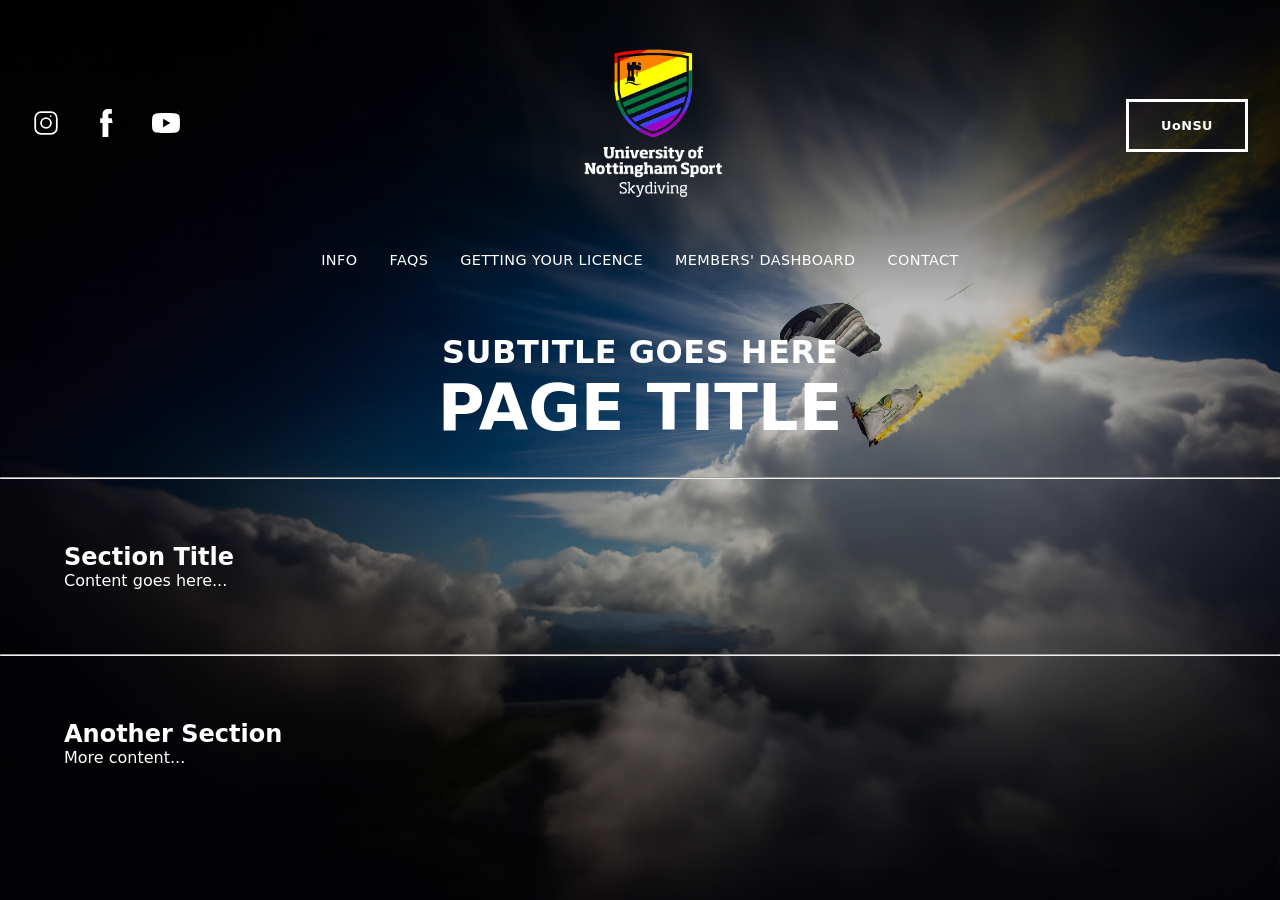
<file: template.html>
<!DOCTYPE html>
<html lang="en">
<head>
    <meta charset="UTF-8">
    <meta name="viewport" content="width=device-width, initial-scale=1.0">
    <title>Page Title</title>
    <link rel="stylesheet" href="style.css">
</head>
<body class="soho-font">

    <!-- ================= HEADER ================= -->
    <header class="site-header">
        <div class="header-top">
            <div class="social">
                <a href="https://www.instagram.com/uonskydiving/" target="_blank" rel="noopener noreferrer" aria-label="Instagram">
                    <svg xmlns="http://www.w3.org/2000/svg" viewBox="0 0 24 24">
                        <path d="M7.75 2h8.5A5.75 5.75 0 0122 7.75v8.5A5.75 5.75 0 0116.25 22h-8.5A5.75 5.75 0 012 16.25v-8.5A5.75 5.75 0 017.75 2zm0 1.5A4.25 4.25 0 003.5 7.75v8.5A4.25 4.25 0 007.75 20.5h8.5a4.25 4.25 0 004.25-4.25v-8.5A4.25 4.25 0 0016.25 3.5h-8.5zm8.25 1.75a.75.75 0 110 1.5.75.75 0 010-1.5zM12 7a5 5 0 110 10 5 5 0 010-10zm0 1.5a3.5 3.5 0 100 7 3.5 3.5 0 000-7z"/>
                    </svg>
                </a>
                <a href="https://www.facebook.com/UoNSkydiving" target="_blank" rel="noopener noreferrer" aria-label="Facebook">
                    <svg xmlns="http://www.w3.org/2000/svg" viewBox="0 0 24 24">
                        <path d="M9 8H7v4h2v12h5V12h3.642L17 8h-3V5.672C14 4.474 14.265 4 15.179 4H17V0h-2.928C10.807 0 9 1.66 9 4.615V8z"/>
                    </svg>
                </a>
                <a href="https://www.youtube.com/@uonskydiving1700" target="_blank" rel="noopener noreferrer" aria-label="YouTube">
                    <svg xmlns="http://www.w3.org/2000/svg" viewBox="0 0 24 24">
                        <path d="M23.498 6.186a2.997 2.997 0 00-2.11-2.12C19.645 3.444 12 3.444 12 3.444s-7.644 0-9.388.622a2.997 2.997 0 00-2.11 2.12C0 7.932 0 12 0 12s0 4.069.502 5.814a2.997 2.997 0 002.11 2.12c1.744.622 9.388.622 9.388.622s7.645 0 9.389-.622a2.997 2.997 0 002.11-2.12C24 16.068 24 12 24 12s0-4.068-.502-5.814-.502-5.814-.502-5.814zM9.545 15.568V8.432L15.818 12l-6.273 3.568z"/>
                    </svg>
                </a>
            </div>

            <a href="index.html">
                <img src="Images/header_logo.png" alt="University of Nottingham Sport – Skydiving" class="logo">
            </a>

            <a href="https://su.nottingham.ac.uk/activities/view/skydive" target="_blank" rel="noopener noreferrer" class="btn-su">UoNSU</a>
        </div>

        <nav class="main-nav">
            <ul>
                <li><a href="info.html">INFO</a></li>
                <li><a href="faqs.html">FAQS</a></li>
                <li><a href="getting-your-licence.html">GETTING YOUR LICENCE</a></li>
                <li><a href="members-dashboard.html">MEMBERS' DASHBOARD</a></li>
                <li><a href="contact-us.html">CONTACT</a></li>
            </ul>
        </nav>
    </header>

    <!-- ================= MAIN CONTENT ================= -->
    <main>
        <section class="hero section">
            <div class="container">
                <h2 class="tagline small-tag">Subtitle goes here</h2>
                <h1 class="tagline big-tag">Page Title</h1>
            </div>
        </section>

        <hr class="divider" />

        <section class="content-section section container">
            <h2>Section Title</h2>
            <p>Content goes here...</p>
        </section>

        <hr class="divider" />

        <section class="content-section section container">
            <h2>Another Section</h2>
            <p>More content...</p>
        </section>
    </main>

</body>
</html>
</file>
<file: style.css>
:root {
    --brand-gold: rgb(215, 181, 61);
    --header-grad-from: rgba(0, 0, 0, 0.6);
    --header-grad-mid: rgba(0, 0, 0, 0.3);
    --social-size: 28px;
}

*, *::before, *::after {
    box-sizing: border-box;
    margin: 0;
    padding: 0;
}

html, body {
    height: 100%;
    display: flex;
    flex-direction: column;
    font-family: 'Soho Std', 'Soho', system-ui, -apple-system, Segoe UI, Roboto, sans-serif;
    color: #fff;
}

body {
    position: relative;
    background-color: #000;
}

body::before {
    content: '';
    position: absolute;
    top: 0;
    left: 0;
    right: 0;
    height: 100%;
    background: url('Images/Home Page Background.png') top center/100% auto no-repeat;
    z-index: -2;
}

body.info-page::before {
    background: url('Images/Exit Background.webp') top center/100% auto no-repeat;
}

body.faqs-page::before {
    background-image: url('Images/Wing Tip Background.webp');
    background-position: center 0;
    background-size: cover;
    background-repeat: no-repeat;
}

body.licence-page::before {
    background: url('Images/Canopy Through Trees Background.webp') top center/cover no-repeat;
}

body:not(.home-page)::after {
    content: '';
    position: absolute;
    top: 0;
    left: 0;
    right: 0;
    bottom: 0;
    background: rgba(0,0,0,0.25);
    z-index: -1;
}

/* LAYOUT ------------------------------------------------------------ */
.container {
    width: min(90%, 1200px);
    margin-inline: auto;
}

.section {
    padding-block: 4rem;
}

/* HEADER ------------------------------------------------------------ */
.site-header {
    position: relative;
    display: flex;
    flex-direction: column;
    align-items: center;
    gap: 1rem;
    padding: 1rem 2rem;
    color: #fff;
}

.site-header::before {
    content: '';
    position: absolute;
    top: 0;
    left: 0;
    right: 0;
    bottom: -20px;
    background: linear-gradient(
        to bottom,
        var(--header-grad-from) 0%,
        var(--header-grad-mid) 75%,
        transparent 100%
    );
    z-index: -1;
}

.header-top {
    width: 100%;
    display: flex;
    align-items: center;
    justify-content: space-between;
    padding-block: 2rem;
}

.social { display: flex; gap: 2rem; }
.social svg {
    inline-size: var(--social-size);
    block-size:  var(--social-size);
    fill: #fff;
}
.social a:hover svg { fill: #ccc; }

.logo { height: clamp(60px, 15vw, 150px); width: auto; }

.btn-su {
    border: 3px solid #fff;
    padding: 1rem 2rem;
    font-family: 'Soho Std', 'Soho', system-ui, -apple-system, Segoe UI, Roboto, sans-serif;
    font-weight: 700;
    font-size: 0.8rem;
    color: #fff;
    text-decoration: none;
    letter-spacing: .5px;
}
.btn-su:hover {
    background-color: #fff;
    color: #000;
}

/* NAVIGATION -------------------------------------------------------- */
.main-nav ul      { list-style: none; display: flex; gap: 2rem; }
.main-nav a       {
    color: #fff;
    text-decoration: none;
    font-family: 'Soho Std Light', 'Soho', system-ui, -apple-system, Segoe UI, Roboto, sans-serif;
    font-weight: 300;
    letter-spacing: .03em;
    font-size: .9rem;
    text-transform: uppercase;
}
.main-nav a:hover { color: var(--brand-gold); }
.main-nav .active { border-bottom: 2px solid #fff; }

/* HERO TAGLINE ------------------------------------------------------ */
.hero        { flex: 1; display: flex; flex-direction: column; align-items: center; justify-content: flex-start; text-align: center; gap: 1rem; padding: 3rem 1.5rem 2rem; }
.tagline     { color: #fff; font-weight: 800; text-transform: uppercase; }
.small-tag   { font-size: clamp(0.75rem, 5vw, 2.5rem); letter-spacing: .5px; }
.big-tag     { font-size: clamp(1.5rem, 10vw, 5rem); white-space: nowrap; }
.page-title  {
    text-transform: none;
    font-size: clamp(2.5rem, 6vw, 3rem);
}

/* MOBILE TWEAKS ----------------------------------------------------- */
@media (max-width: 600px) {
    .header-top {
        flex-direction: column;
        align-items: center;
        gap: 0.75rem;
    }
    .logo {
        order: 1;
        width: 60%;
        max-width: 300px;
        height: auto;
        display: block;
        margin: 0 auto;
    }
    .social { order: 2; }
    .btn-su { order: 3; }
    .main-nav ul {
        flex-wrap: wrap;
        gap: 1rem;
        justify-content: center;
    }
    .small-tag { font-size: 1.25rem; }
    .big-tag   { font-size: 2.5rem; }
    .hero      { padding: 1rem; }
}

@media (min-width: 1024px) {
    .small-tag { font-size: clamp(1.25rem, 2.5vw, 2.5rem); }
    .big-tag   { font-size: clamp(2.5rem, 5vw, 5rem); }
}

/* INFO PAGE LAYOUT ------------------------------------------------ */
.info-main {
    flex: 1;
    display: flex;
    flex-direction: column;
    gap: 3rem;
    padding: 2rem 1.5rem 3rem;
}
.info-main .page-title {
    font-family: 'Futura', sans-serif;
    font-size: clamp(2rem, 5vw, 2.5rem);
}
.about-text {
    line-height: 2;
    font-size: clamp(1.2rem, 1.8vw, 1.4rem);
    font-family: 'Soho Std Light','Soho', system-ui, -apple-system, Segoe UI, Roboto, sans-serif;
    font-weight: 300;
}
.about-section { display: flex; flex-direction: column; gap: 2rem; }
.about-section > .about-text { width: 100%; }
.about-row { display: flex; flex-wrap: nowrap; gap: 2rem; align-items: flex-start; }
.about-column { flex: 1 1 50%; }
.about-text b { font-weight: 800; }
.about-map { flex: 1 1 50%; aspect-ratio: 2 / 1; }
.about-map iframe { width: 100%; height: 100%; border: 0; }
.btn-langar { margin-top: 2rem; display: inline-block; }
.soho-font {
    font-family: 'Soho Std', 'Soho', system-ui, -apple-system, Segoe UI, Roboto, sans-serif;
}

/* DASHBOARD GRID -------------------------------------------------- */
.dashboard-grid {
    display: grid;
    grid-template-columns: repeat(2, minmax(0, 1fr));
    gap: 2rem;
}

.dashboard-item {
    display: flex;
    flex-direction: column;
    gap: 1rem;
}

.dashboard-item h2 {
    font-family: 'Futura PT', 'Futura', system-ui, -apple-system, Segoe UI, Roboto, sans-serif;
    font-weight: 700;
}

.dashboard-item p {
    font-family: 'Soho Std', 'Soho', system-ui, -apple-system, Segoe UI, Roboto, sans-serif;
    font-weight: 400;
}

@media (max-width: 700px) {
    .dashboard-grid { grid-template-columns: 1fr; }
}

/* BUTTON GRID ---------------------------------------------------- */
.btn-grid {
    display: grid;
    gap: 1rem;
    grid-template-columns: repeat(auto-fit, minmax(200px, 1fr));
    margin-top: 1rem;
}

.btn-grid a {
    text-align: center;
    display: block;
}

@media (max-width: 700px) {
    .about-row { flex-direction: column; }
}

/* TILE GRID ------------------------------------------------------- */
.tile-grid { display: grid; grid-template-columns: repeat(3, minmax(0,1fr)); gap: 2rem; text-align: center; }

@media (max-width: 700px) {
    .tile-grid { display: flex; flex-direction: column; gap: 2rem; align-items: center; }
    .tile-grid > a { width: 100%; max-width: 340px; }
}
.tile-grid img { width: 100%; aspect-ratio: 3 / 4; object-fit: cover; object-position: center; display: block; }
.tile-grid a {
    position: relative;
    text-decoration: none;
    color: #fff;
    font-family: 'Soho Std Light','Soho', system-ui, -apple-system, Segoe UI, Roboto, sans-serif;
    font-weight: 800;
    font-size: 1.25rem;
    letter-spacing: .03em;
}
.tile-grid a span {
    position: absolute;
    left: 1rem;
    bottom: 20%;
}
.tile-grid a:hover span { color: var(--brand-gold); }


@media (max-width: 700px) {
    .main-nav,
    .social,
    .header-btn { display: none; }
    .hamburger { display: inline-block; }
}
@media (min-width: 701px) {
    .mobile-overlay { display: none !important; }
    #nav-toggle { display: none; }
    .hamburger { display: none; }
}

/* MOBILE MENU ----------------------------------------------------- */
.mobile-overlay {
    position: fixed;
    inset: 0;
    background: rgba(0,0,0,.85);
    display: none;
    z-index: 998;
    flex-direction: column;
    align-items: flex-start;
    padding: 2rem 1.75rem 3rem;
    overflow: hidden;
}
.mobile-overlay .mobile-menu {
    width: 100%;
    max-width: 480px;
    background: transparent;
    box-shadow: none;
    padding-top: 2.5rem;
    display: flex;
    flex-direction: column;
    height: 100%;
}
.mobile-links {
    list-style: none;
    display: flex;
    flex-direction: column;
    gap: 1.75rem;
    font-size: 1.75rem;
    text-align: left;
    margin: 0;
    width: 100%;
}
.mobile-links li { width: 100%; }
.mobile-social {
    display: flex;
    gap: 2rem;
    justify-content: center;
    margin-top: auto;
    margin-bottom: .75rem;
}
.mobile-btn {
    display: block;
    padding: 1rem 3rem;
    max-width: 300px;
    margin: 0 auto .75rem;
}
.mobile-links a {
    color: #fff !important;
    text-decoration: none;
    font-family: 'Soho Std Light','Soho', system-ui, -apple-system, Segoe UI, Roboto, sans-serif;
    font-weight: 300;
}
.hamburger {
    position: absolute;
    top: .5rem;
    left: .5rem;
    width: 40px;
    height: 40px;
    z-index: 1001;
    cursor: pointer;
    display: none;
}
.hamburger span {
    position: absolute;
    left: 8px;
    width: 24px;
    height: 3px;
    background: #fff;
    transition: transform .25s ease;
    transform-origin: center;
}
.hamburger span:first-child { top: 12px; }
.hamburger span:last-child  { top: 25px; }
#nav-toggle:checked ~ .site-header .hamburger span:first-child {
    top: 19px;
    transform: rotate(45deg);
}
#nav-toggle:checked ~ .site-header .hamburger span:last-child {
    top: 19px;
    transform: rotate(-45deg);
}
#nav-toggle:checked ~ .mobile-overlay { display: flex; }

/* PRICING PAGE STYLES -------------------------------------------- */
.pricing-section {
    padding: 5rem 1.5rem 2rem;
}

.pricing-section h2 {
    text-align: center;
    margin-bottom: 2rem;
    font-family: 'Futura PT', 'Futura', sans-serif;
    font-size: clamp(2rem, 5vw, 2.5rem);
}

.pricing-grid {
    display: grid;
    grid-template-columns: repeat(3, minmax(0, 1fr));
    gap: 2rem;
    text-align: center;
}

.price-item h3 {
    font-weight: 800;
    margin-bottom: 0.5rem;
}

.price {
    font-weight: 800;
    font-size: 1.5rem;
}

.price-note {
    font-size: 0.9rem;
    margin-top: 0.5rem;
}

.price-list {
    display: inline-block;
    text-align: left;
    padding-left: 1.25rem;
}

.pricing-cta {
    margin-top: 2rem;
    display: inline-block;
}

@media (max-width: 700px) {
    .pricing-grid {
        display: flex;
        flex-direction: column;
        gap: 2rem;
        align-items: center;
    }
}

/* FAQ PAGE STYLES ------------------------------------------------- */

.faq-section {
    padding: 5rem 1.5rem 2rem;
}

.faq-section .page-title {
    padding-bottom: 1rem;
    margin-bottom: 1.5rem;
    font-family: 'Futura PT', 'Futura', sans-serif;
    font-size: clamp(2rem, 5vw, 2.5rem);
}

.faq-container {
    display: grid;
    grid-template-columns: repeat(2, minmax(0, 1fr));
    gap: 2rem;
}

.faq-item h2 {
    font-weight: 800;
    font-size: 1.5rem;
    margin-bottom: 0.5rem;
    font-family: 'Futura PT', 'Futura', sans-serif;
}

.faq-item p,
.text-content,
.course-comparison p,
.course-right p,
.join-text,
.course-copy {
    line-height: 1.6;
    font-family: 'Soho Std Light','Soho', system-ui, -apple-system, Segoe UI, Roboto, sans-serif;
    font-weight: 300;
}

.faq-item p {
    font-size: 1.1rem;
    margin-bottom: 2rem;
}

.faq-item a {
    color: #fff;
    text-decoration: underline;
}

.faq-item a:visited {
    color: #fff;
}

/* LICENCE PAGE STYLES -------------------------------------------- */
.licence-page .tagline {
    font-family: 'Futura PT', 'Futura', sans-serif;
}

.licence-page .hero-text {
    text-align: left;
}

.licence-page .big-tag {
    white-space: normal;
    font-size: clamp(1rem, 6.7vw, 3.33rem);
}

.licence-page .tile-grid {
    grid-template-columns: repeat(2, minmax(0,1fr));
    justify-items: center;
}
.licence-page p {
    font-size: 1.125rem;
}
.licence-page .tile-grid a {
    font-family: 'Futura PT', 'Futura', system-ui, -apple-system, Segoe UI, Roboto, sans-serif;
    max-width: 250px;
}
.licence-page .tile-grid img {
    aspect-ratio: 4 / 5;
}

body.contact-page::before {
    background: url('Images/Head Down Head Up Background.webp') top center/100% auto no-repeat;
    filter: grayscale(100%);
}

body.contact-page::after {
    background: rgba(0,0,0,0.5);
}

.contact-hero {
    justify-content: center;
}

.contact-details {
    display: flex;
    flex-direction: column;
    gap: 0.25rem;
    font-family: 'Soho Std Light','Soho', system-ui, -apple-system, Segoe UI, Roboto, sans-serif;
    font-weight: 300;
}

.contact-social {
    margin-top: 1rem;
}

.contact-btn {
    margin-top: 1rem;
}

/* CATEGORY SYSTEM PAGE STYLES ------------------------------------ */
.intro-summary {
    padding: 5rem 1.5rem 2rem;
    max-width: 1000px;
    margin: 0 auto;
}

.intro-list {
    list-style: disc;
    padding-left: 1.5rem;
    line-height: 1.6;
    font-family: 'Soho Std Light','Soho', system-ui, -apple-system, Segoe UI, Roboto, sans-serif;
    font-weight: 300;
}

.intro-list li {
    margin-bottom: 1rem;
}

.course-overview {
    padding: 5rem 1.5rem 2rem;
    max-width: 1000px;
    margin: 0 auto;
}

.course-section {
    padding: 5rem 1.5rem 2rem;
    max-width: 1000px;
    margin: 0 auto;
}

.course-container {
    display: flex;
    flex-wrap: wrap;
    gap: 2rem;
    align-items: flex-start;
}

.course-left {
    flex: 1 1 300px;
}

.course-right {
    flex: 1 1 300px;
}

.course-title {
    text-align: left;
}

.accordion details {
    margin-bottom: 1rem;
}

.accordion summary {
    cursor: pointer;
    font-family: 'Futura PT', 'Futura', sans-serif;
    font-weight: 800;
    font-size: 1.2rem;
    list-style: none;
}

.accordion summary::-webkit-details-marker {
    display: none;
}

.accordion p {
    margin-top: 0.5rem;

/* AFF PAGE STYLES -------------------------------------------------- */
.aff-hero {
    position: relative;
    background: url('Images/Home Page Background.png') center/cover no-repeat;
    padding: clamp(6rem, 10vw, 8rem) 2rem;
}
.aff-hero::before {
    content: '';
    position: absolute;
    inset: 0;
    background: linear-gradient(135deg, rgba(0,0,0,0.7) 0%, rgba(0,0,0,0.3) 70%);
    z-index: -1;
}

.hero-inner {
    display: flex;
    flex-wrap: wrap;
    align-items: center;
    gap: 2rem;
}

.hero-text { flex: 3 1 300px; }
.hero-media { flex: 2 1 250px; }
.hero-media img {
    width: 100%;
    height: auto;
    display: block;
    box-shadow: 0 4px 8px rgba(0,0,0,0.5);
}

.course-intro p {
    font-family: 'Soho Std', 'Soho', system-ui, -apple-system, Segoe UI, Roboto, sans-serif;
    font-weight: 400;
    margin-bottom: 1rem;
}

.hero-list {
    list-style: none;
    line-height: 1.6;
    margin-top: 1rem;
}
.hero-list li {
    position: relative;
    padding-left: 1rem;
    margin-bottom: 0.5rem;
}
.hero-list li::before {
    content: '';
    position: absolute;
    left: 0;
    top: 0.6em;
    width: 0.5em;
    height: 0.5em;
    border-radius: 50%;
    background: #fff;
    transform: translateY(-50%);
}

.course-section h2 {
    font-size: clamp(2rem, 5vw, 2.5rem);
    text-transform: uppercase;
    font-weight: 800;
    text-align: left;
    margin-bottom: 2rem;
}

.course-content {
    display: flex;
    flex-wrap: wrap;
    gap: 2rem;
}

.course-left { flex: 1 1 250px; }
.course-right { flex: 1 1 400px; }

.course-accordion {
    list-style: none;
    display: flex;
    flex-direction: column;
    gap: 0.5rem;
}

.accordion-item {
    width: 100%;
    display: flex;
    justify-content: space-between;
    align-items: center;
    padding: 1rem;
    background: transparent;
    border: 1px solid #fff;
    color: #fff;
    font-family: 'Soho Std Light','Soho', system-ui, -apple-system, Segoe UI, Roboto, sans-serif;
    font-weight: 300;
    cursor: pointer;
}

.accordion-item .icon { margin-left: 1rem; }

.video-wrapper {
    position: relative;
    width: 100%;
    padding-bottom: 56.25%;
    height: 0;
    margin-bottom: 1rem;
}
.video-wrapper iframe {
    position: absolute;
    top: 0;
    left: 0;
    width: 100%;
    height: 100%;
}

.video-caption {
    font-style: italic;
    margin-bottom: 1rem;
}

.course-right p {
    margin-bottom: 1rem;
}

@media (max-width: 768px) {
    .hero-inner { flex-direction: column; }
    .hero-media img { max-height: 300px; object-fit: cover; }
    .licence-page .hero-inner { flex-direction: row; }
}
@media (max-width: 600px) {
    .licence-page .hero-inner { flex-direction: column; }
}

/* COMMITTEE PAGE STYLES ----------------------------------------- */
body.committee-page::before {
    background: none;
}

.committee-hero {
    position: relative;
    background: url('Images/committee/hero.jpg') center/cover no-repeat;
}

.committee-hero::before {
    content: '';
    position: absolute;
    inset: 0;
    background: linear-gradient(to bottom, rgba(0,0,0,0.4), rgba(0,0,0,0.7));
}

.committee-hero h1 {
    position: relative;
}

.past-committee-hero {
    position: relative;
    background: url('Images/Langar Evening Background.webp') center/cover no-repeat;
}

.past-committee-hero::before {
    content: '';
    position: absolute;
    inset: 0;
    background: linear-gradient(to bottom, rgba(0,0,0,0.4), rgba(0,0,0,0.7));
}

.past-committee-hero h1 {
    position: relative;
}

.committee-section {
    padding: 4rem 1.5rem 3rem;
    background-color: #000;
}

.committee-grid {
    display: grid;
    gap: 2rem;
    max-width: 1200px;
    margin: 0 auto;
    grid-template-columns: 1fr;
}

@media (min-width: 600px) {
    .committee-grid {
        grid-template-columns: repeat(2, 1fr);
    }
}

@media (min-width: 1024px) {
    .committee-grid {
        grid-template-columns: repeat(4, 1fr);
    }
}

.committee-card {
    position: relative;
    overflow: hidden;
    aspect-ratio: 4 / 5;
    outline: none;
    transition: transform 0.3s ease, box-shadow 0.3s ease;
}

.committee-card img {
    width: 100%;
    height: 100%;
    object-fit: cover;
    display: block;
    transition: transform 0.3s ease;
}

.committee-card:hover img,
.committee-card:focus img {
    transform: scale(1.02);
}

.qualifiers-section {
    padding: 4rem 1.5rem;
    background-color: #000;
    max-width: 800px;
    margin: 0 auto;
}

.qualifiers-list {
    list-style: none;
    margin: 0;
    padding: 0;
}

.qualifiers-list li + li {
    margin-top: 0.5rem;
}

.committee-card:hover,
.committee-card:focus {
    box-shadow: 0 4px 20px rgba(0,0,0,0.5);
}

.committee-card:focus {
    outline: 2px solid #fff;
    outline-offset: 2px;
}

.committee-card figcaption {
    position: absolute;
    left: 0;
    right: 0;
    bottom: 0;
    padding: 1rem;
    background: linear-gradient(to top, rgba(0,0,0,0.6), rgba(0,0,0,0));
    display: flex;
    flex-direction: column;
    align-items: flex-start;
}

.committee-name {
    font-weight: 800;
    text-transform: uppercase;
    color: #fff;
}

.committee-role {
    margin-top: 0.25rem;
    font-size: 0.85rem;
    text-transform: uppercase;
    color: rgba(255, 255, 255, 0.8);


/* HISTORY & LEGACY PAGE STYLES ----------------------------------- */
.legacy-hero {
    position: relative;
    overflow: hidden;
    justify-content: center;
}
.legacy-hero::before {
    content: '';
    position: absolute;
    inset: 0;
    background: url('Images/Canopy Through Trees Background.webp') center/cover no-repeat;
    filter: brightness(0.4);
    z-index: -1;
}

.presidents-gallery { background-color: #000; }

.president-backdrop {
    position: relative;
}
.president-backdrop::before {
    content: '';
    position: absolute;
    inset: 0;
    background: url('Images/Langar Evening Background.webp') center/cover no-repeat;
    filter: brightness(0.4);
    z-index: -1;
}

.president-grid {
    display: grid;
    grid-template-columns: repeat(3, minmax(0,1fr));
    gap: 2rem;
    max-width: 1000px;
    margin: 0 auto;
    padding: 4rem 1.5rem;
}

.president-card {
    display: flex;
    flex-direction: column;
    align-items: center;
    text-align: center;
    gap: 0.5rem;
}
.president-card img {
    width: 100%;
    aspect-ratio: 1 / 1;
    object-fit: cover;
    display: block;
}

.president-caption {
    font-size: 0.75rem;
    font-weight: 700;
    letter-spacing: 0.5px;
}

.outline-btn {
    display: inline-block;
    border: 2px solid #fff;
    padding: 0.4rem 0.75rem;
    text-transform: uppercase;
    font-size: 0.7rem;
    color: #fff;
    text-decoration: none;
    transition: background 0.2s ease, color 0.2s ease;
}
.outline-btn:hover,
.outline-btn:focus {
    background: #fff;
    color: #000;
}
.outline-btn:focus {
    outline: 2px solid var(--brand-gold);
    outline-offset: 2px;
}

.president-legacy {
    max-width: 1000px;
    margin: 4rem auto;
    padding: 0 1.5rem;
}
.president-legacy .outline-btn { margin-top: 0.5rem; }

.alumni-cta {
    background: #111;
    padding: 3rem 1.5rem;
    font-size: 1.25rem;
    font-weight: 700;
    line-height: 1.6;
    text-align: center;
}
.alumni-cta a { color: #fff; text-decoration: underline; }

.achievements {
    padding: 3rem 1.5rem;
}
.achievements h2 {
    text-align: center;
    font-size: clamp(2rem, 5vw, 2.5rem);
    font-weight: 800;
    letter-spacing: 0.5px;
    margin-bottom: 2rem;
    text-transform: uppercase;
}

.achievements-grid {
    display: grid;
    grid-template-columns: repeat(4, minmax(0,1fr));
    gap: 1.5rem;
    max-width: 1000px;
    margin: 0 auto;
}
.achieve-box {
    display: flex;
    align-items: center;
    justify-content: center;
    text-align: center;
    padding: 2rem 1rem;
    border: 2px solid #fff;
    text-transform: uppercase;
    font-weight: 700;
    color: #fff;
    text-decoration: none;
    transition: background 0.2s ease, color 0.2s ease;
}
.achieve-box:hover,
.achieve-box:focus {
    background: #fff;
    color: #000;
}

@media (max-width: 1023px) {
    .president-grid { grid-template-columns: repeat(2, minmax(0,1fr)); }
    .achievements-grid { grid-template-columns: repeat(2, minmax(0,1fr)); }
}

@media (max-width: 639px) {
    .president-grid { grid-template-columns: repeat(1, minmax(0,1fr)); }
    .achievements-grid { grid-template-columns: repeat(1, minmax(0,1fr)); }
    .president-legacy { text-align: center; }

/* HOW TO JOIN PAGE STYLES -------------------------------------- */
.join-section {
    max-width: 1000px;
    margin: 0 auto;
    padding: 2rem 1.5rem;
    display: flex;
    flex-wrap: wrap;
    gap: 2rem;
    align-items: flex-start;
}

.join-text {
    flex: 1 1 300px;
    max-width: 75ch;
}

.video-container {
    position: relative;
    width: 100%;
    padding-bottom: 56.25%;
    height: 0;
    overflow: hidden;
}

.video-container iframe {
    position: absolute;
    top: 0;
    left: 0;
    width: 100%;
    height: 100%;
}

.course-copy {
    margin-top: 1rem;
}

@media (max-width: 600px) {
    .course-left, .course-right {
        flex: 1 1 100%;
    }

.join-text p + p {
    margin-top: 1rem;
}

.join-image {
    flex: 1 1 350px;
}

.join-image img {
    width: 100%;
    height: 100%;
    object-fit: cover;
    object-position: center;
    aspect-ratio: 3 / 2;
    display: block;
}

.cta-buttons {
    display: flex;
    flex-wrap: wrap;
    gap: 2rem;
    justify-content: center;
    margin: 2rem 1.5rem 3rem;
}

.cta-buttons a {
    flex: 1 1 200px;
    text-align: center;
}

@media (max-width: 600px) {
    .join-image { margin-top: 2rem; }
    .cta-buttons a { flex-basis: 100%; }
}
</file>
